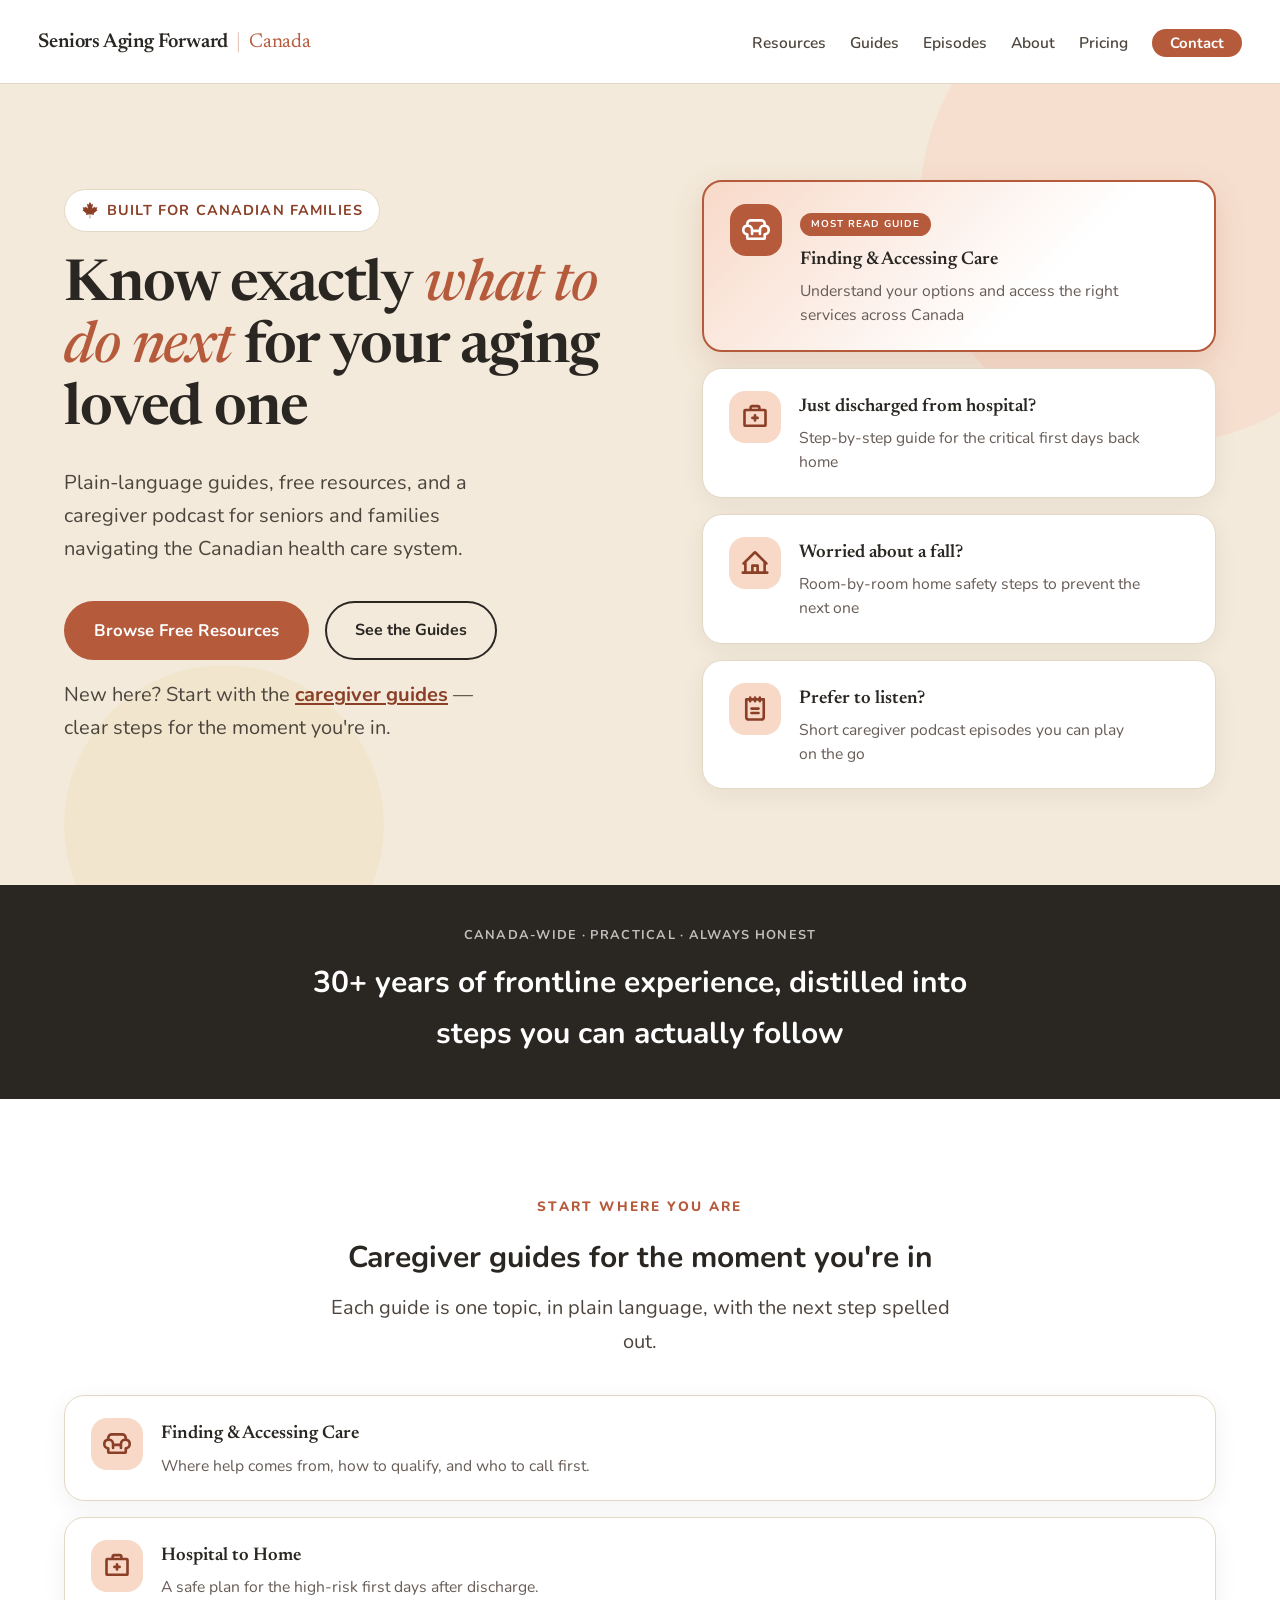
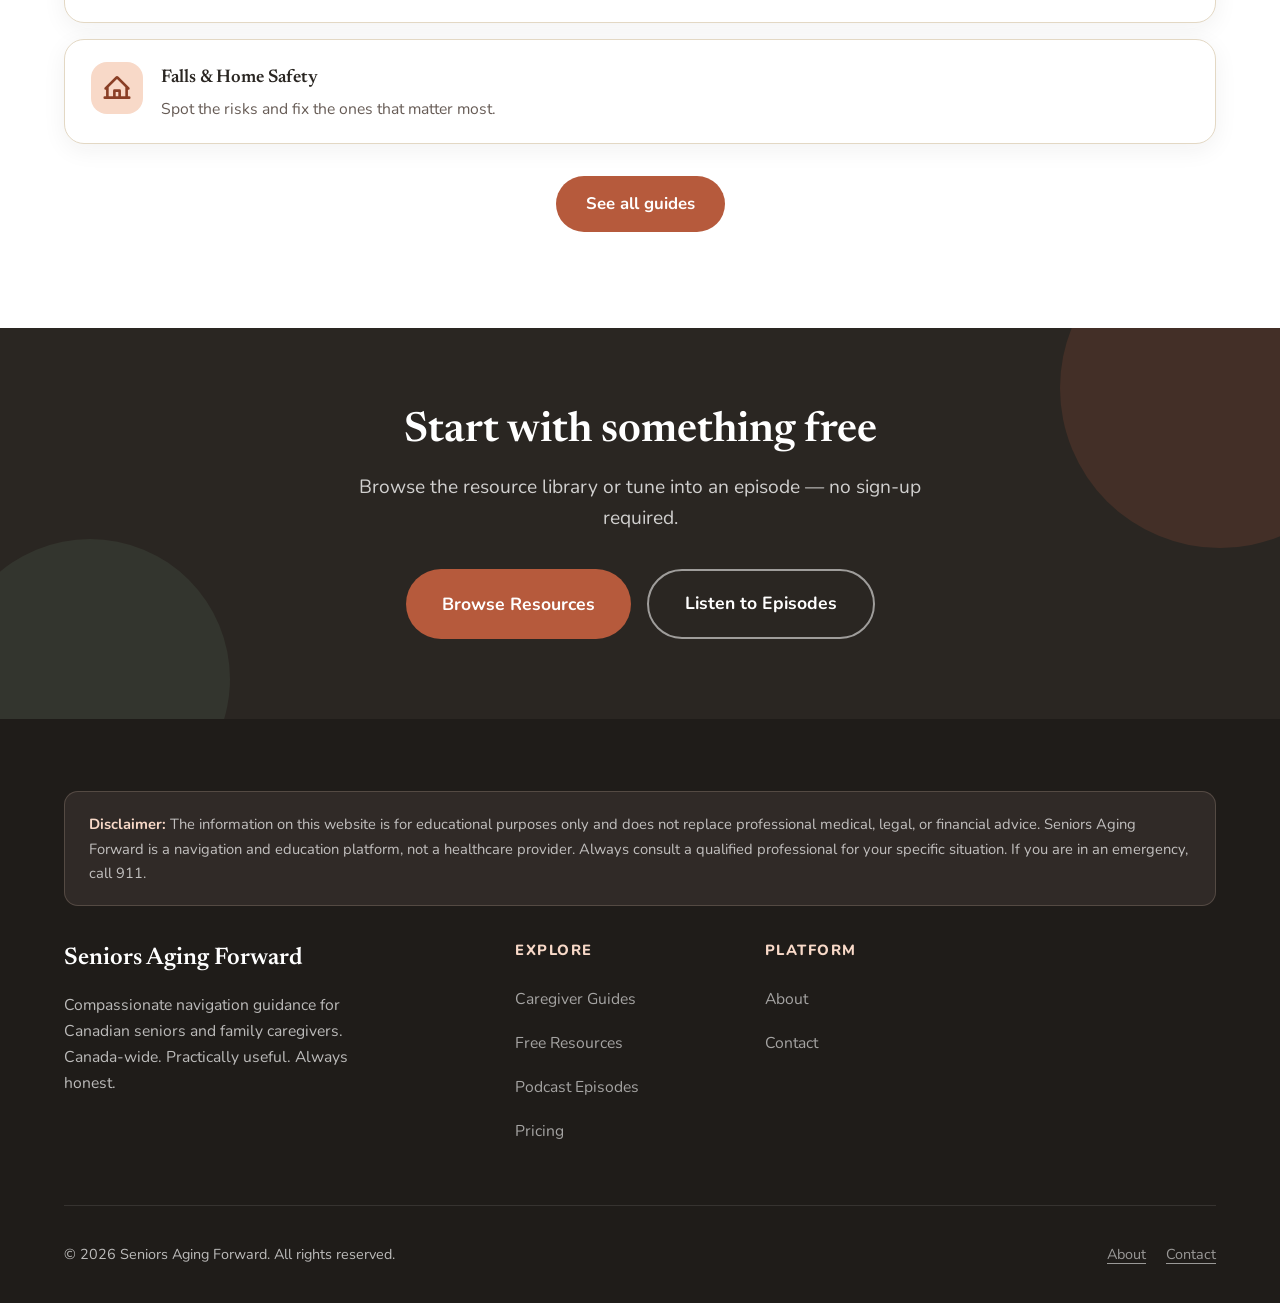
<file: index.html>
<!DOCTYPE html>
<html lang="en">
<head>
<meta charset="UTF-8">
<meta name="viewport" content="width=device-width, initial-scale=1.0">
<title>Seniors Aging Forward — Helping Canadian Caregivers Know What to Do Next</title>
<meta name="description" content="A sample of the Seniors Aging Forward platform: practical guides, free resources, and a podcast helping Canadian seniors and family caregivers navigate what to do next.">
<link rel="preconnect" href="https://fonts.googleapis.com">
<link rel="preconnect" href="https://fonts.gstatic.com" crossorigin>
<link rel="stylesheet" href="styles.css">
<link rel="icon" href="favicon.svg" type="image/svg+xml">
</head>
<body>

<!-- NAV -->
<nav aria-label="Main navigation">
  <a href="index.html" class="nav-logo">
    Seniors Aging Forward
    <span class="nav-geo">Canada</span>
  </a>
  <ul class="nav-links">
    <li><a href="resources.html">Resources</a></li>
    <li><a href="guides/index.html">Guides</a></li>
    <li><a href="episodes.html">Episodes</a></li>
    <li><a href="about.html">About</a></li>
    <li><a href="pricing.html">Pricing</a></li>
    <li><a href="contact.html" class="nav-cta">Contact</a></li>
  </ul>
</nav>

<!-- HERO -->
<section class="hero">
  <div class="hero-inner">
    <div>
      <div class="hero-badge">
        <svg class="ph" width="18" height="18" aria-hidden="true" focusable="false"><use href="#ph-maple-leaf"></use></svg>
        Built for Canadian Families
      </div>
      <h1>Know exactly <em>what to do next</em> for your aging loved one</h1>
      <p>Plain-language guides, free resources, and a caregiver podcast for seniors and families navigating the Canadian health care system.</p>
      <div class="hero-buttons">
        <a href="resources.html" class="btn-primary">Browse Free Resources</a>
        <a href="guides/index.html" class="btn-outline-dark">See the Guides</a>
      </div>
      <p class="hero-ask">New here? Start with the <a href="guides/index.html">caregiver guides</a> &mdash; clear steps for the moment you're in.</p>
    </div>
    <div class="hero-cards">
      <a class="hero-card hero-card-feature" href="guides/finding-care.html">
        <div class="hero-card-icon">
          <svg class="ph" width="28" height="28" aria-hidden="true" focusable="false"><use href="#ph-armchair"></use></svg>
        </div>
        <div>
          <span class="hero-card-badge">Most read guide</span>
          <h3>Finding & Accessing Care</h3>
          <p>Understand your options and access the right services across Canada</p>
        </div>
      </a>
      <a class="hero-card" href="guides/hospital-discharge.html">
        <div class="hero-card-icon">
          <svg class="ph" width="28" height="28" aria-hidden="true" focusable="false"><use href="#ph-first-aid-kit"></use></svg>
        </div>
        <div>
          <h3>Just discharged from hospital?</h3>
          <p>Step-by-step guide for the critical first days back home</p>
        </div>
      </a>
      <a class="hero-card" href="guides/falls-safety.html">
        <div class="hero-card-icon">
          <svg class="ph" width="28" height="28" aria-hidden="true" focusable="false"><use href="#ph-house-line"></use></svg>
        </div>
        <div>
          <h3>Worried about a fall?</h3>
          <p>Room-by-room home safety steps to prevent the next one</p>
        </div>
      </a>
      <a class="hero-card" href="episodes.html">
        <div class="hero-card-icon">
          <svg class="ph" width="28" height="28" aria-hidden="true" focusable="false"><use href="#ph-notepad"></use></svg>
        </div>
        <div>
          <h3>Prefer to listen?</h3>
          <p>Short caregiver podcast episodes you can play on the go</p>
        </div>
      </a>
    </div>
  </div>
</section>

<!-- TRUST BAR -->
<section class="about-section section-bg-dark" style="padding:40px 24px;">
  <div class="section-inner" style="text-align:center;">
    <p style="text-transform:uppercase;letter-spacing:0.1em;font-size:0.8rem;font-weight:700;opacity:0.7;margin-bottom:10px;">Canada-wide &middot; Practical &middot; Always honest</p>
    <h2 style="max-width:720px;margin:0 auto;">30+ years of frontline experience, distilled into steps you can actually follow</h2>
  </div>
</section>

<!-- FEATURED GUIDES -->
<section style="background: var(--white);" id="guides">
  <div class="section-inner">
    <div class="section-label" style="text-align:center;">Start where you are</div>
    <h2 style="text-align:center;">Caregiver guides for the moment you're in</h2>
    <p style="text-align:center;max-width:640px;margin:8px auto 36px;color:var(--text-mid);">Each guide is one topic, in plain language, with the next step spelled out.</p>
    <div class="hero-cards" style="grid-template-columns:repeat(3,1fr);">
      <a class="hero-card" href="guides/finding-care.html">
        <div class="hero-card-icon"><svg class="ph" width="28" height="28" aria-hidden="true" focusable="false"><use href="#ph-armchair"></use></svg></div>
        <div><h3>Finding & Accessing Care</h3><p>Where help comes from, how to qualify, and who to call first.</p></div>
      </a>
      <a class="hero-card" href="guides/hospital-discharge.html">
        <div class="hero-card-icon"><svg class="ph" width="28" height="28" aria-hidden="true" focusable="false"><use href="#ph-first-aid-kit"></use></svg></div>
        <div><h3>Hospital to Home</h3><p>A safe plan for the high-risk first days after discharge.</p></div>
      </a>
      <a class="hero-card" href="guides/falls-safety.html">
        <div class="hero-card-icon"><svg class="ph" width="28" height="28" aria-hidden="true" focusable="false"><use href="#ph-house-line"></use></svg></div>
        <div><h3>Falls & Home Safety</h3><p>Spot the risks and fix the ones that matter most.</p></div>
      </a>
    </div>
    <div style="text-align:center;margin-top:32px;">
      <a href="guides/index.html" class="btn-primary">See all guides</a>
    </div>
  </div>
</section>

<!-- CTA BANNER -->
<div class="cta-banner">
  <h2>Start with something free</h2>
  <p>Browse the resource library or tune into an episode — no sign-up required.</p>
  <div class="cta-buttons">
    <a href="resources.html" class="btn-primary btn-lg">Browse Resources</a>
    <a href="episodes.html" class="btn-secondary btn-lg">Listen to Episodes</a>
  </div>
</div>

<!-- FOOTER -->
<footer>
  <div class="footer-inner">
    <div class="disclaimer">
      <strong style="color: rgba(255,255,255,0.5);">Disclaimer:</strong> The information on this website is for educational purposes only and does not replace professional medical, legal, or financial advice. Seniors Aging Forward is a navigation and education platform, not a healthcare provider. Always consult a qualified professional for your specific situation. If you are in an emergency, call 911.
    </div>
    <div class="footer-top">
      <div class="footer-brand">
        <h2>Seniors Aging Forward</h2>
        <p>Compassionate navigation guidance for Canadian seniors and family caregivers. Canada-wide. Practically useful. Always honest.</p>
      </div>
      <div class="footer-col">
        <h4>Explore</h4>
        <ul>
          <li><a href="guides/index.html">Caregiver Guides</a></li>
          <li><a href="resources.html">Free Resources</a></li>
          <li><a href="episodes.html">Podcast Episodes</a></li>
          <li><a href="pricing.html">Pricing</a></li>
        </ul>
      </div>
      <div class="footer-col">
        <h4>Platform</h4>
        <ul>
          <li><a href="about.html">About</a></li>
          <li><a href="contact.html">Contact</a></li>
        </ul>
      </div>
    </div>
    <div class="footer-bottom">
      <p>&#169; 2026 Seniors Aging Forward. All rights reserved.</p>
      <p><a href="about.html">About</a><a href="contact.html">Contact</a></p>
    </div>
  </div>
</footer>

<script src="icons.js"></script>
<script src="nav-mobile.js"></script>
</body>
</html>
</file>
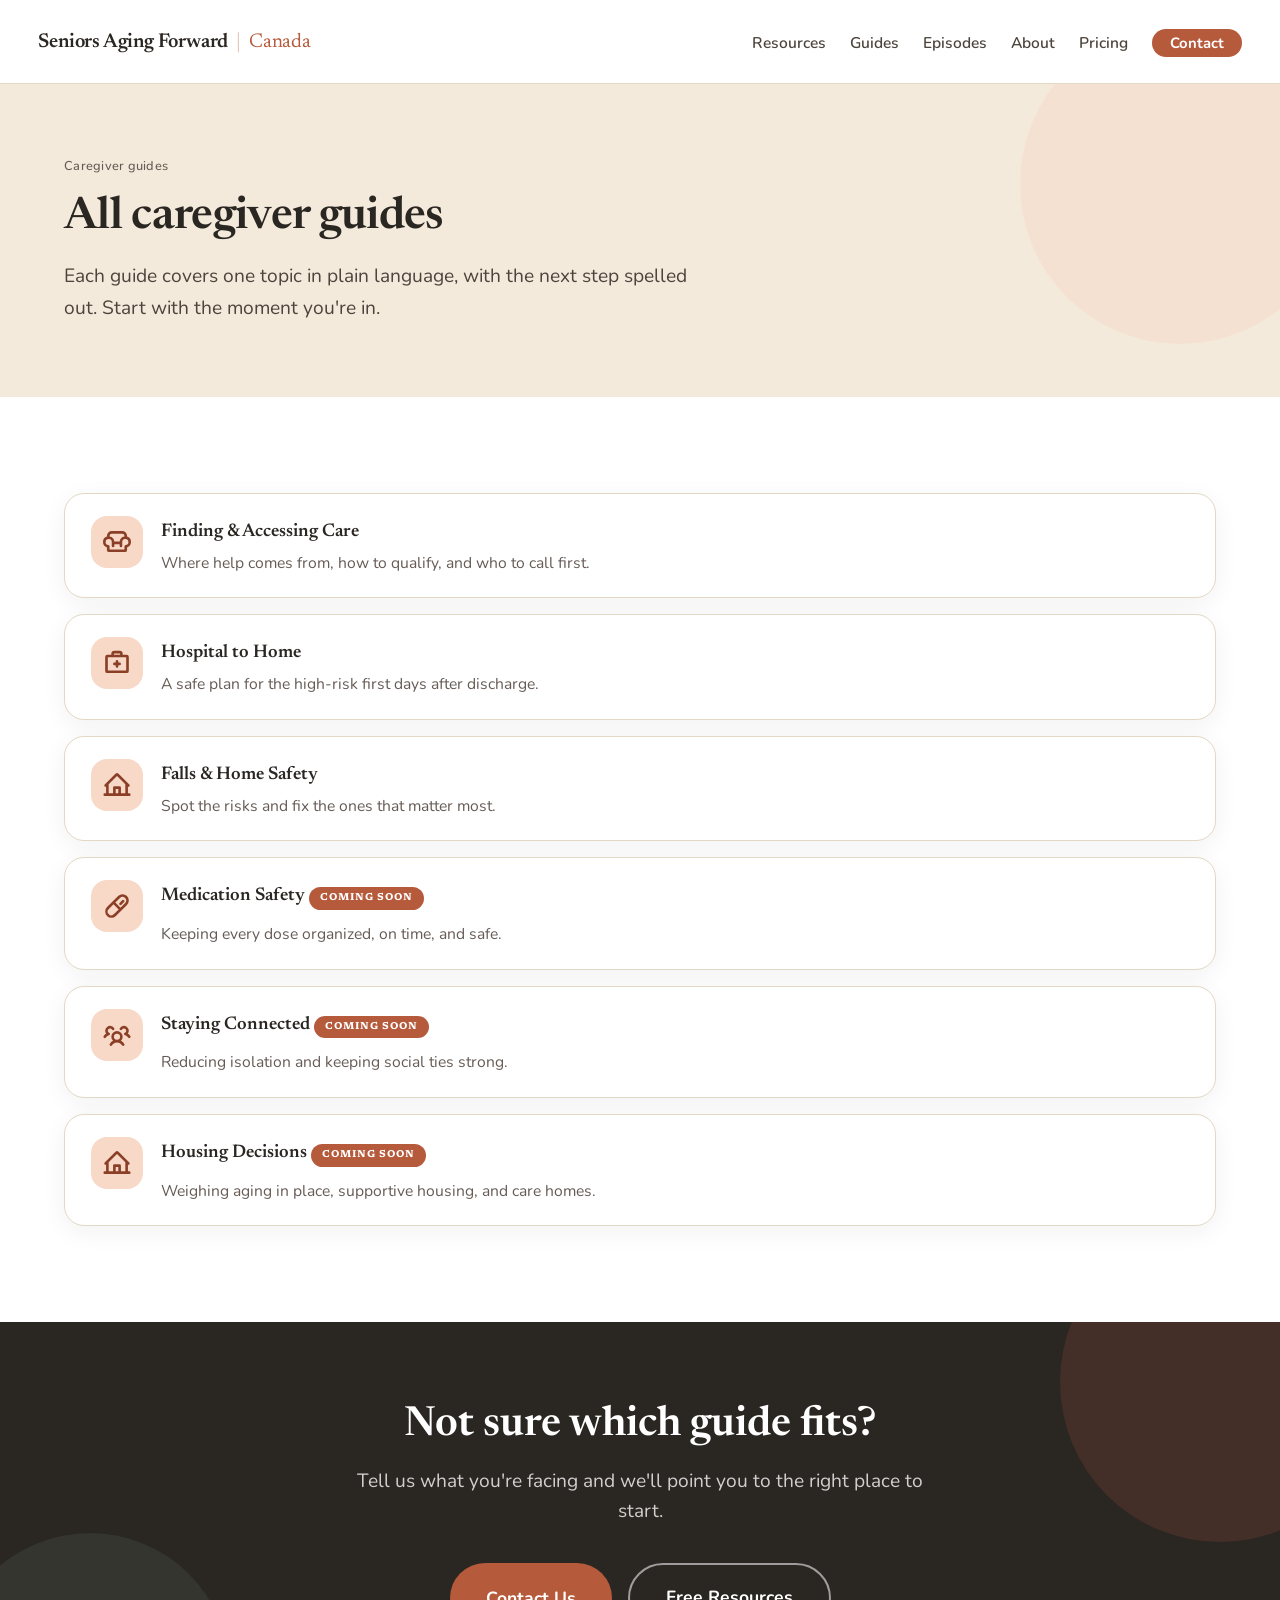
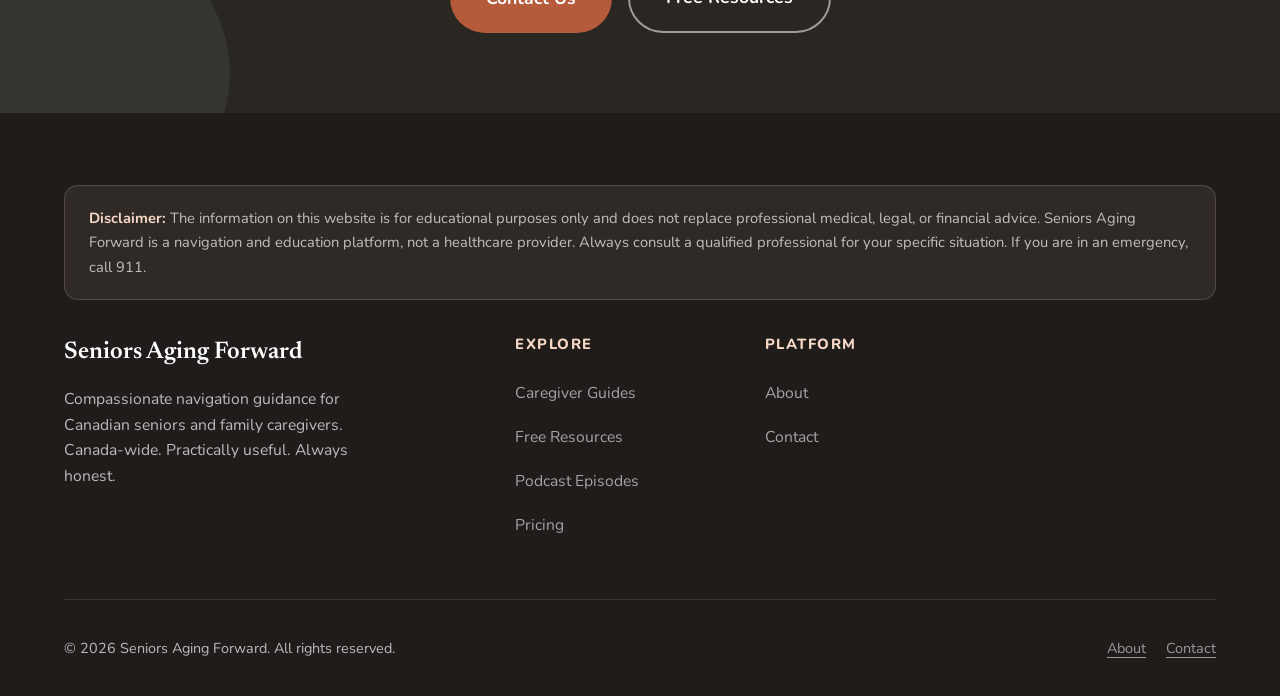
<file: guides/index.html>
<!DOCTYPE html>
<html lang="en">
<head>
<meta charset="UTF-8">
<meta name="viewport" content="width=device-width, initial-scale=1.0">
<title>Caregiver Guides — Seniors Aging Forward</title>
<meta name="description" content="All Seniors Aging Forward caregiver guides in one place — finding care, hospital-to-home, falls and home safety, and more. Plain-language steps for Canadian families.">
<link rel="preconnect" href="https://fonts.googleapis.com">
<link rel="preconnect" href="https://fonts.gstatic.com" crossorigin>
<link rel="stylesheet" href="../styles.css">
<link rel="icon" href="../favicon.svg" type="image/svg+xml">
</head>
<body>

<!-- NAV -->
<nav aria-label="Main navigation">
  <a href="../index.html" class="nav-logo">
    Seniors Aging Forward
    <span class="nav-geo">Canada</span>
  </a>
  <ul class="nav-links">
    <li><a href="../resources.html">Resources</a></li>
    <li><a href="index.html" aria-current="page">Guides</a></li>
    <li><a href="../episodes.html">Episodes</a></li>
    <li><a href="../about.html">About</a></li>
    <li><a href="../pricing.html">Pricing</a></li>
    <li><a href="../contact.html" class="nav-cta">Contact</a></li>
  </ul>
</nav>

<!-- PAGE HERO -->
<div class="page-hero">
  <div class="page-hero-inner">
    <div class="section-label">Caregiver guides</div>
    <h1>All caregiver guides</h1>
    <p>Each guide covers one topic in plain language, with the next step spelled out. Start with the moment you're in.</p>
  </div>
</div>

<!-- GUIDES GRID -->
<section style="background: var(--white);">
  <div class="section-inner">
    <div class="hero-cards" style="grid-template-columns:repeat(3,1fr);">
      <a class="hero-card" href="finding-care.html">
        <div class="hero-card-icon"><svg class="ph" width="28" height="28" aria-hidden="true" focusable="false"><use href="#ph-armchair"></use></svg></div>
        <div><h3>Finding &amp; Accessing Care</h3><p>Where help comes from, how to qualify, and who to call first.</p></div>
      </a>
      <a class="hero-card" href="hospital-discharge.html">
        <div class="hero-card-icon"><svg class="ph" width="28" height="28" aria-hidden="true" focusable="false"><use href="#ph-first-aid-kit"></use></svg></div>
        <div><h3>Hospital to Home</h3><p>A safe plan for the high-risk first days after discharge.</p></div>
      </a>
      <a class="hero-card" href="falls-safety.html">
        <div class="hero-card-icon"><svg class="ph" width="28" height="28" aria-hidden="true" focusable="false"><use href="#ph-house-line"></use></svg></div>
        <div><h3>Falls &amp; Home Safety</h3><p>Spot the risks and fix the ones that matter most.</p></div>
      </a>
      <a class="hero-card" href="#">
        <div class="hero-card-icon"><svg class="ph" width="28" height="28" aria-hidden="true" focusable="false"><use href="#ph-pill"></use></svg></div>
        <div><h3>Medication Safety <span class="hero-card-badge">Coming soon</span></h3><p>Keeping every dose organized, on time, and safe.</p></div>
      </a>
      <a class="hero-card" href="#">
        <div class="hero-card-icon"><svg class="ph" width="28" height="28" aria-hidden="true" focusable="false"><use href="#ph-users-three"></use></svg></div>
        <div><h3>Staying Connected <span class="hero-card-badge">Coming soon</span></h3><p>Reducing isolation and keeping social ties strong.</p></div>
      </a>
      <a class="hero-card" href="#">
        <div class="hero-card-icon"><svg class="ph" width="28" height="28" aria-hidden="true" focusable="false"><use href="#ph-house-line"></use></svg></div>
        <div><h3>Housing Decisions <span class="hero-card-badge">Coming soon</span></h3><p>Weighing aging in place, supportive housing, and care homes.</p></div>
      </a>
    </div>
  </div>
</section>

<!-- CTA BANNER -->
<div class="cta-banner">
  <h2>Not sure which guide fits?</h2>
  <p>Tell us what you're facing and we'll point you to the right place to start.</p>
  <div class="cta-buttons">
    <a href="../contact.html" class="btn-primary btn-lg">Contact Us</a>
    <a href="../resources.html" class="btn-secondary btn-lg">Free Resources</a>
  </div>
</div>

<!-- FOOTER -->
<footer>
  <div class="footer-inner">
    <div class="disclaimer">
      <strong style="color: rgba(255,255,255,0.5);">Disclaimer:</strong> The information on this website is for educational purposes only and does not replace professional medical, legal, or financial advice. Seniors Aging Forward is a navigation and education platform, not a healthcare provider. Always consult a qualified professional for your specific situation. If you are in an emergency, call 911.
    </div>
    <div class="footer-top">
      <div class="footer-brand">
        <h2>Seniors Aging Forward</h2>
        <p>Compassionate navigation guidance for Canadian seniors and family caregivers. Canada-wide. Practically useful. Always honest.</p>
      </div>
      <div class="footer-col">
        <h4>Explore</h4>
        <ul>
          <li><a href="index.html">Caregiver Guides</a></li>
          <li><a href="../resources.html">Free Resources</a></li>
          <li><a href="../episodes.html">Podcast Episodes</a></li>
          <li><a href="../pricing.html">Pricing</a></li>
        </ul>
      </div>
      <div class="footer-col">
        <h4>Platform</h4>
        <ul>
          <li><a href="../about.html">About</a></li>
          <li><a href="../contact.html">Contact</a></li>
        </ul>
      </div>
    </div>
    <div class="footer-bottom">
      <p>&#169; 2026 Seniors Aging Forward. All rights reserved.</p>
      <p><a href="../about.html">About</a><a href="../contact.html">Contact</a></p>
    </div>
  </div>
</footer>

<script src="../icons.js"></script>
<script src="../nav-mobile.js"></script>
</body>
</html>
</file>
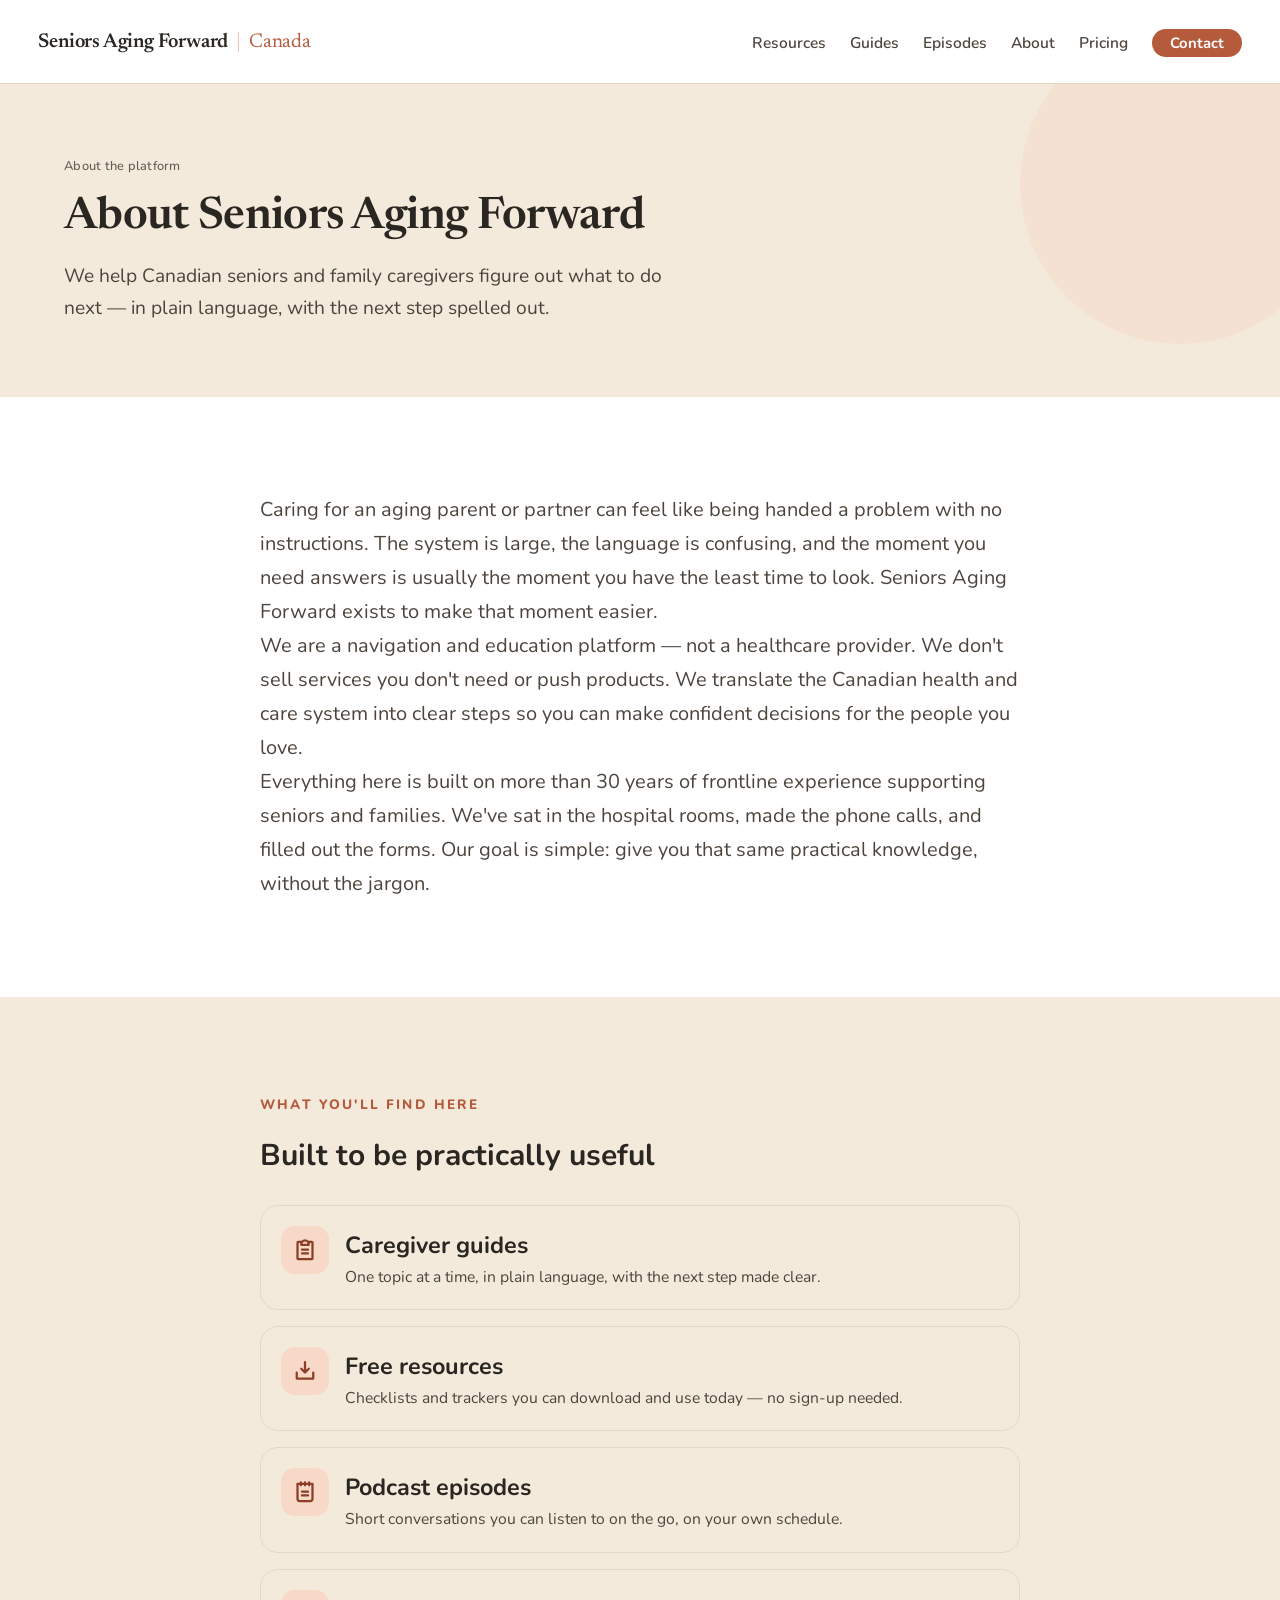
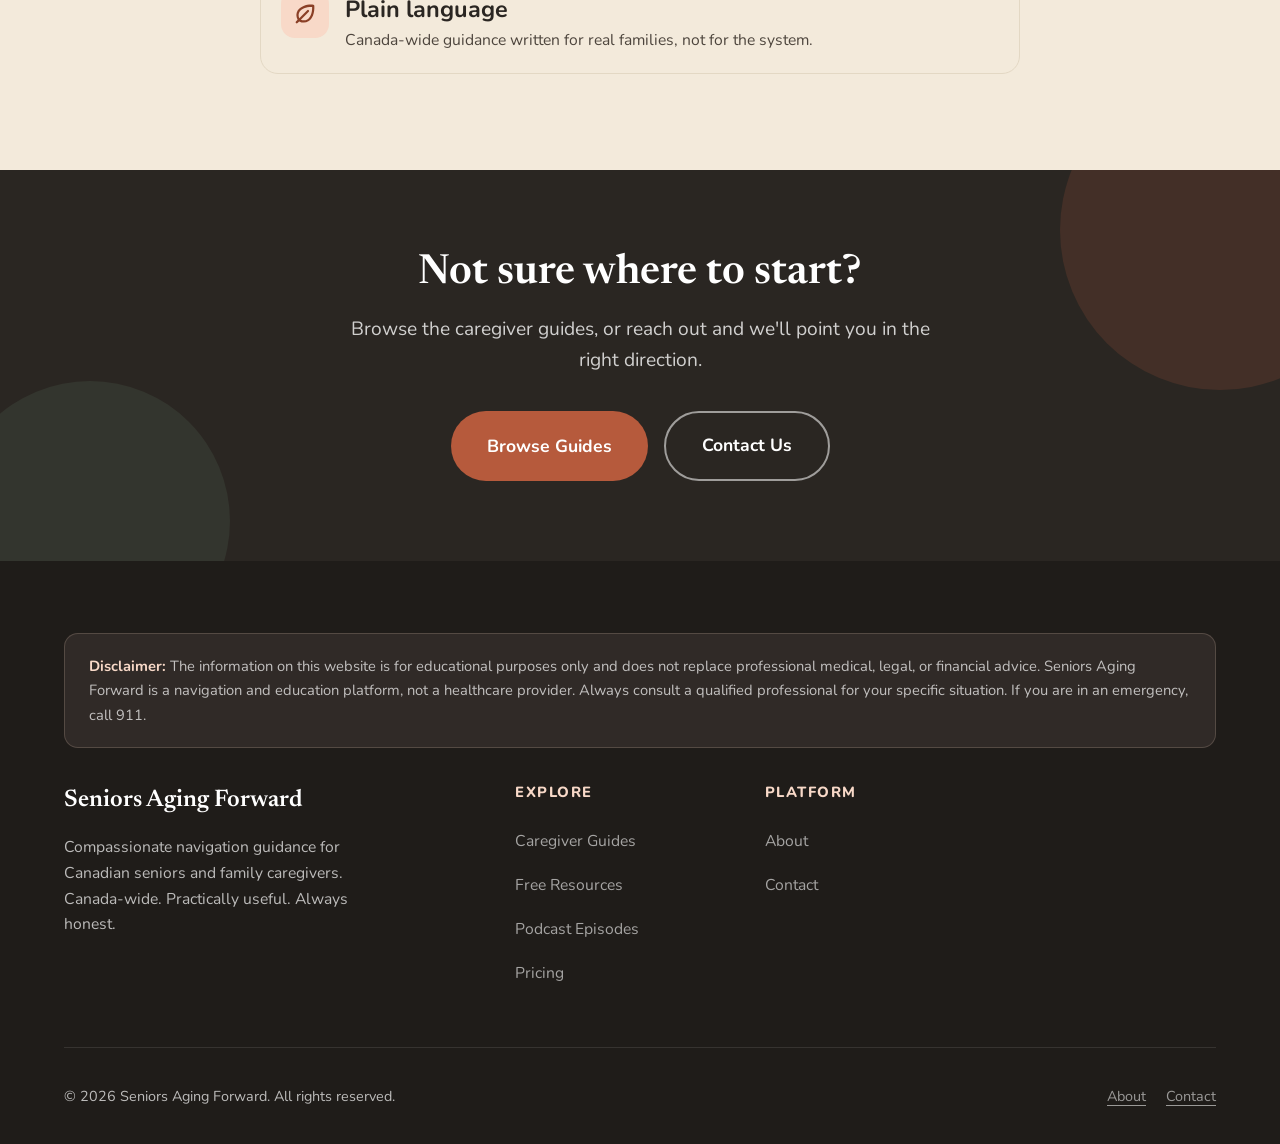
<file: about.html>
<!DOCTYPE html>
<html lang="en">
<head>
<meta charset="UTF-8">
<meta name="viewport" content="width=device-width, initial-scale=1.0">
<title>About — Seniors Aging Forward</title>
<meta name="description" content="Learn about Seniors Aging Forward: a Canada-wide navigation and education platform helping seniors and family caregivers know what to do next, built on 30+ years of frontline experience.">
<link rel="preconnect" href="https://fonts.googleapis.com">
<link rel="preconnect" href="https://fonts.gstatic.com" crossorigin>
<link rel="stylesheet" href="styles.css">
<link rel="icon" href="favicon.svg" type="image/svg+xml">
</head>
<body>

<!-- NAV -->
<nav aria-label="Main navigation">
  <a href="index.html" class="nav-logo">
    Seniors Aging Forward
    <span class="nav-geo">Canada</span>
  </a>
  <ul class="nav-links">
    <li><a href="resources.html">Resources</a></li>
    <li><a href="guides/index.html">Guides</a></li>
    <li><a href="episodes.html">Episodes</a></li>
    <li><a href="about.html" aria-current="page">About</a></li>
    <li><a href="pricing.html">Pricing</a></li>
    <li><a href="contact.html" class="nav-cta">Contact</a></li>
  </ul>
</nav>

<!-- PAGE HERO -->
<div class="page-hero">
  <div class="page-hero-inner">
    <div class="section-label">About the platform</div>
    <h1>About Seniors Aging Forward</h1>
    <p>We help Canadian seniors and family caregivers figure out what to do next — in plain language, with the next step spelled out.</p>
  </div>
</div>

<!-- MISSION -->
<section style="background: var(--white);">
  <div class="section-inner" style="max-width:760px;">
    <p style="color:var(--text-mid);">Caring for an aging parent or partner can feel like being handed a problem with no instructions. The system is large, the language is confusing, and the moment you need answers is usually the moment you have the least time to look. Seniors Aging Forward exists to make that moment easier.</p>
    <p style="color:var(--text-mid);">We are a navigation and education platform — not a healthcare provider. We don't sell services you don't need or push products. We translate the Canadian health and care system into clear steps so you can make confident decisions for the people you love.</p>
    <p style="color:var(--text-mid);">Everything here is built on more than 30 years of frontline experience supporting seniors and families. We've sat in the hospital rooms, made the phone calls, and filled out the forms. Our goal is simple: give you that same practical knowledge, without the jargon.</p>
  </div>
</section>

<!-- WHAT YOU'LL FIND -->
<section style="background: var(--off-white);">
  <div class="section-inner" style="max-width:760px;">
    <div class="section-label">What you'll find here</div>
    <h2>Built to be practically useful</h2>
    <div class="contact-items" style="margin-top:24px;">
      <div class="contact-item">
        <div class="contact-item-icon"><svg class="ph" width="24" height="24" aria-hidden="true" focusable="false"><use href="#ph-clipboard-text"></use></svg></div>
        <div>
          <h3>Caregiver guides</h3>
          <p>One topic at a time, in plain language, with the next step made clear.</p>
        </div>
      </div>
      <div class="contact-item">
        <div class="contact-item-icon"><svg class="ph" width="24" height="24" aria-hidden="true" focusable="false"><use href="#ph-download-simple"></use></svg></div>
        <div>
          <h3>Free resources</h3>
          <p>Checklists and trackers you can download and use today — no sign-up needed.</p>
        </div>
      </div>
      <div class="contact-item">
        <div class="contact-item-icon"><svg class="ph" width="24" height="24" aria-hidden="true" focusable="false"><use href="#ph-notepad"></use></svg></div>
        <div>
          <h3>Podcast episodes</h3>
          <p>Short conversations you can listen to on the go, on your own schedule.</p>
        </div>
      </div>
      <div class="contact-item">
        <div class="contact-item-icon"><svg class="ph" width="24" height="24" aria-hidden="true" focusable="false"><use href="#ph-leaf"></use></svg></div>
        <div>
          <h3>Plain language</h3>
          <p>Canada-wide guidance written for real families, not for the system.</p>
        </div>
      </div>
    </div>
  </div>
</section>

<!-- CTA BANNER -->
<div class="cta-banner">
  <h2>Not sure where to start?</h2>
  <p>Browse the caregiver guides, or reach out and we'll point you in the right direction.</p>
  <div class="cta-buttons">
    <a href="guides/index.html" class="btn-primary btn-lg">Browse Guides</a>
    <a href="contact.html" class="btn-secondary btn-lg">Contact Us</a>
  </div>
</div>

<!-- FOOTER -->
<footer>
  <div class="footer-inner">
    <div class="disclaimer">
      <strong style="color: rgba(255,255,255,0.5);">Disclaimer:</strong> The information on this website is for educational purposes only and does not replace professional medical, legal, or financial advice. Seniors Aging Forward is a navigation and education platform, not a healthcare provider. Always consult a qualified professional for your specific situation. If you are in an emergency, call 911.
    </div>
    <div class="footer-top">
      <div class="footer-brand">
        <h2>Seniors Aging Forward</h2>
        <p>Compassionate navigation guidance for Canadian seniors and family caregivers. Canada-wide. Practically useful. Always honest.</p>
      </div>
      <div class="footer-col">
        <h4>Explore</h4>
        <ul>
          <li><a href="guides/index.html">Caregiver Guides</a></li>
          <li><a href="resources.html">Free Resources</a></li>
          <li><a href="episodes.html">Podcast Episodes</a></li>
          <li><a href="pricing.html">Pricing</a></li>
        </ul>
      </div>
      <div class="footer-col">
        <h4>Platform</h4>
        <ul>
          <li><a href="about.html">About</a></li>
          <li><a href="contact.html">Contact</a></li>
        </ul>
      </div>
    </div>
    <div class="footer-bottom">
      <p>&#169; 2026 Seniors Aging Forward. All rights reserved.</p>
      <p><a href="about.html">About</a><a href="contact.html">Contact</a></p>
    </div>
  </div>
</footer>

<script src="icons.js"></script>
<script src="nav-mobile.js"></script>
</body>
</html>
</file>
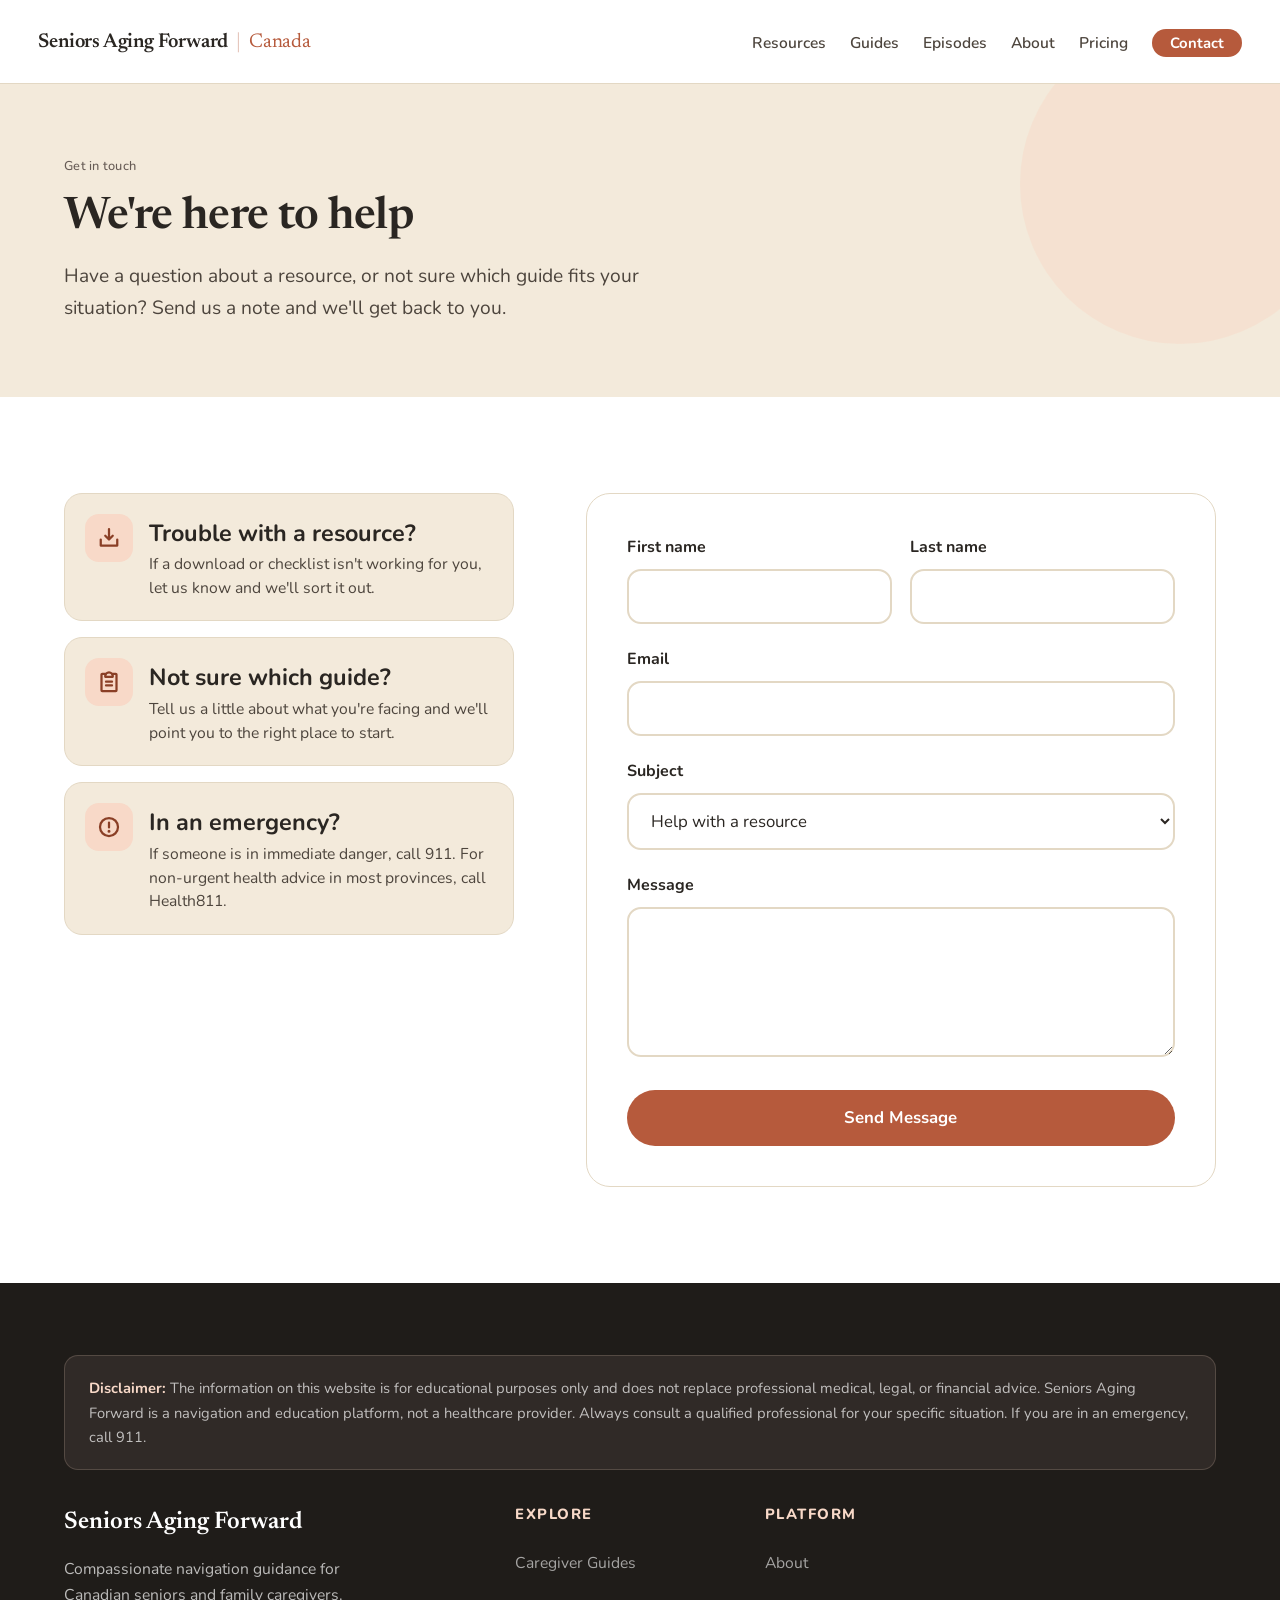
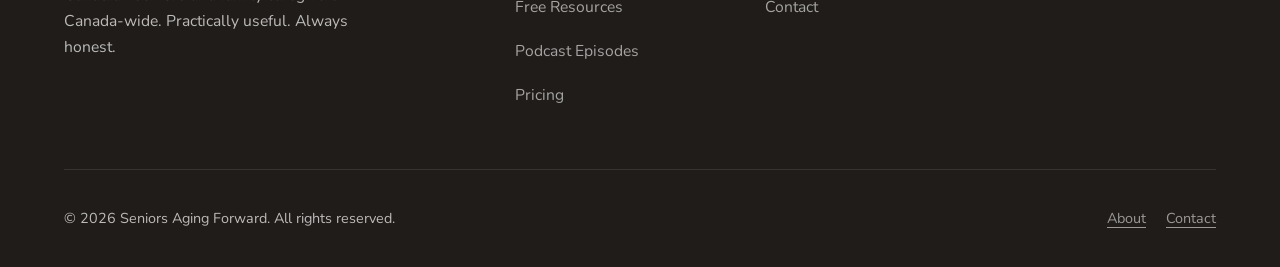
<file: contact.html>
<!DOCTYPE html>
<html lang="en">
<head>
<meta charset="UTF-8">
<meta name="viewport" content="width=device-width, initial-scale=1.0">
<title>Contact — Seniors Aging Forward</title>
<meta name="description" content="Get in touch with Seniors Aging Forward for help with resources, choosing a guide, or general questions. Canada-wide caregiver navigation support.">
<link rel="preconnect" href="https://fonts.googleapis.com">
<link rel="preconnect" href="https://fonts.gstatic.com" crossorigin>
<link rel="stylesheet" href="styles.css">
<link rel="icon" href="favicon.svg" type="image/svg+xml">
</head>
<body>

<!-- NAV -->
<nav aria-label="Main navigation">
  <a href="index.html" class="nav-logo">
    Seniors Aging Forward
    <span class="nav-geo">Canada</span>
  </a>
  <ul class="nav-links">
    <li><a href="resources.html">Resources</a></li>
    <li><a href="guides/index.html">Guides</a></li>
    <li><a href="episodes.html">Episodes</a></li>
    <li><a href="about.html">About</a></li>
    <li><a href="pricing.html">Pricing</a></li>
    <li><a href="contact.html" class="nav-cta" aria-current="page">Contact</a></li>
  </ul>
</nav>

<!-- PAGE HERO -->
<div class="page-hero">
  <div class="page-hero-inner">
    <div class="section-label">Get in touch</div>
    <h1>We're here to help</h1>
    <p>Have a question about a resource, or not sure which guide fits your situation? Send us a note and we'll get back to you.</p>
  </div>
</div>

<!-- CONTACT -->
<section style="background: var(--white);">
  <div class="section-inner">
    <div class="contact-grid">
      <!-- LEFT -->
      <div class="contact-items">
        <div class="contact-item">
          <div class="contact-item-icon"><svg class="ph" width="24" height="24" aria-hidden="true" focusable="false"><use href="#ph-download-simple"></use></svg></div>
          <div>
            <h3>Trouble with a resource?</h3>
            <p>If a download or checklist isn't working for you, let us know and we'll sort it out.</p>
          </div>
        </div>
        <div class="contact-item">
          <div class="contact-item-icon"><svg class="ph" width="24" height="24" aria-hidden="true" focusable="false"><use href="#ph-clipboard-text"></use></svg></div>
          <div>
            <h3>Not sure which guide?</h3>
            <p>Tell us a little about what you're facing and we'll point you to the right place to start.</p>
          </div>
        </div>
        <div class="contact-item">
          <div class="contact-item-icon"><svg class="ph" width="24" height="24" aria-hidden="true" focusable="false"><use href="#ph-warning-circle"></use></svg></div>
          <div>
            <h3>In an emergency?</h3>
            <p>If someone is in immediate danger, call 911. For non-urgent health advice in most provinces, call Health811.</p>
          </div>
        </div>
      </div>

      <!-- RIGHT -->
      <div class="contact-form-box">
        <form action="#" method="post">
          <div class="form-row">
            <div class="form-group">
              <label for="first-name">First name</label>
              <input type="text" id="first-name" name="first-name" autocomplete="given-name" required>
            </div>
            <div class="form-group">
              <label for="last-name">Last name</label>
              <input type="text" id="last-name" name="last-name" autocomplete="family-name" required>
            </div>
          </div>
          <div class="form-group">
            <label for="email">Email</label>
            <input type="email" id="email" name="email" autocomplete="email" required>
          </div>
          <div class="form-group">
            <label for="subject">Subject</label>
            <select id="subject" name="subject">
              <option value="resource">Help with a resource</option>
              <option value="guide">Which guide should I read?</option>
              <option value="general">General question</option>
              <option value="other">Something else</option>
            </select>
          </div>
          <div class="form-group">
            <label for="message">Message</label>
            <textarea id="message" name="message" rows="5" required></textarea>
          </div>
          <button type="submit" class="btn-primary btn-full">Send Message</button>
        </form>
      </div>
    </div>
  </div>
</section>

<!-- FOOTER -->
<footer>
  <div class="footer-inner">
    <div class="disclaimer">
      <strong style="color: rgba(255,255,255,0.5);">Disclaimer:</strong> The information on this website is for educational purposes only and does not replace professional medical, legal, or financial advice. Seniors Aging Forward is a navigation and education platform, not a healthcare provider. Always consult a qualified professional for your specific situation. If you are in an emergency, call 911.
    </div>
    <div class="footer-top">
      <div class="footer-brand">
        <h2>Seniors Aging Forward</h2>
        <p>Compassionate navigation guidance for Canadian seniors and family caregivers. Canada-wide. Practically useful. Always honest.</p>
      </div>
      <div class="footer-col">
        <h4>Explore</h4>
        <ul>
          <li><a href="guides/index.html">Caregiver Guides</a></li>
          <li><a href="resources.html">Free Resources</a></li>
          <li><a href="episodes.html">Podcast Episodes</a></li>
          <li><a href="pricing.html">Pricing</a></li>
        </ul>
      </div>
      <div class="footer-col">
        <h4>Platform</h4>
        <ul>
          <li><a href="about.html">About</a></li>
          <li><a href="contact.html">Contact</a></li>
        </ul>
      </div>
    </div>
    <div class="footer-bottom">
      <p>&#169; 2026 Seniors Aging Forward. All rights reserved.</p>
      <p><a href="about.html">About</a><a href="contact.html">Contact</a></p>
    </div>
  </div>
</footer>

<script src="icons.js"></script>
<script src="nav-mobile.js"></script>
</body>
</html>
</file>
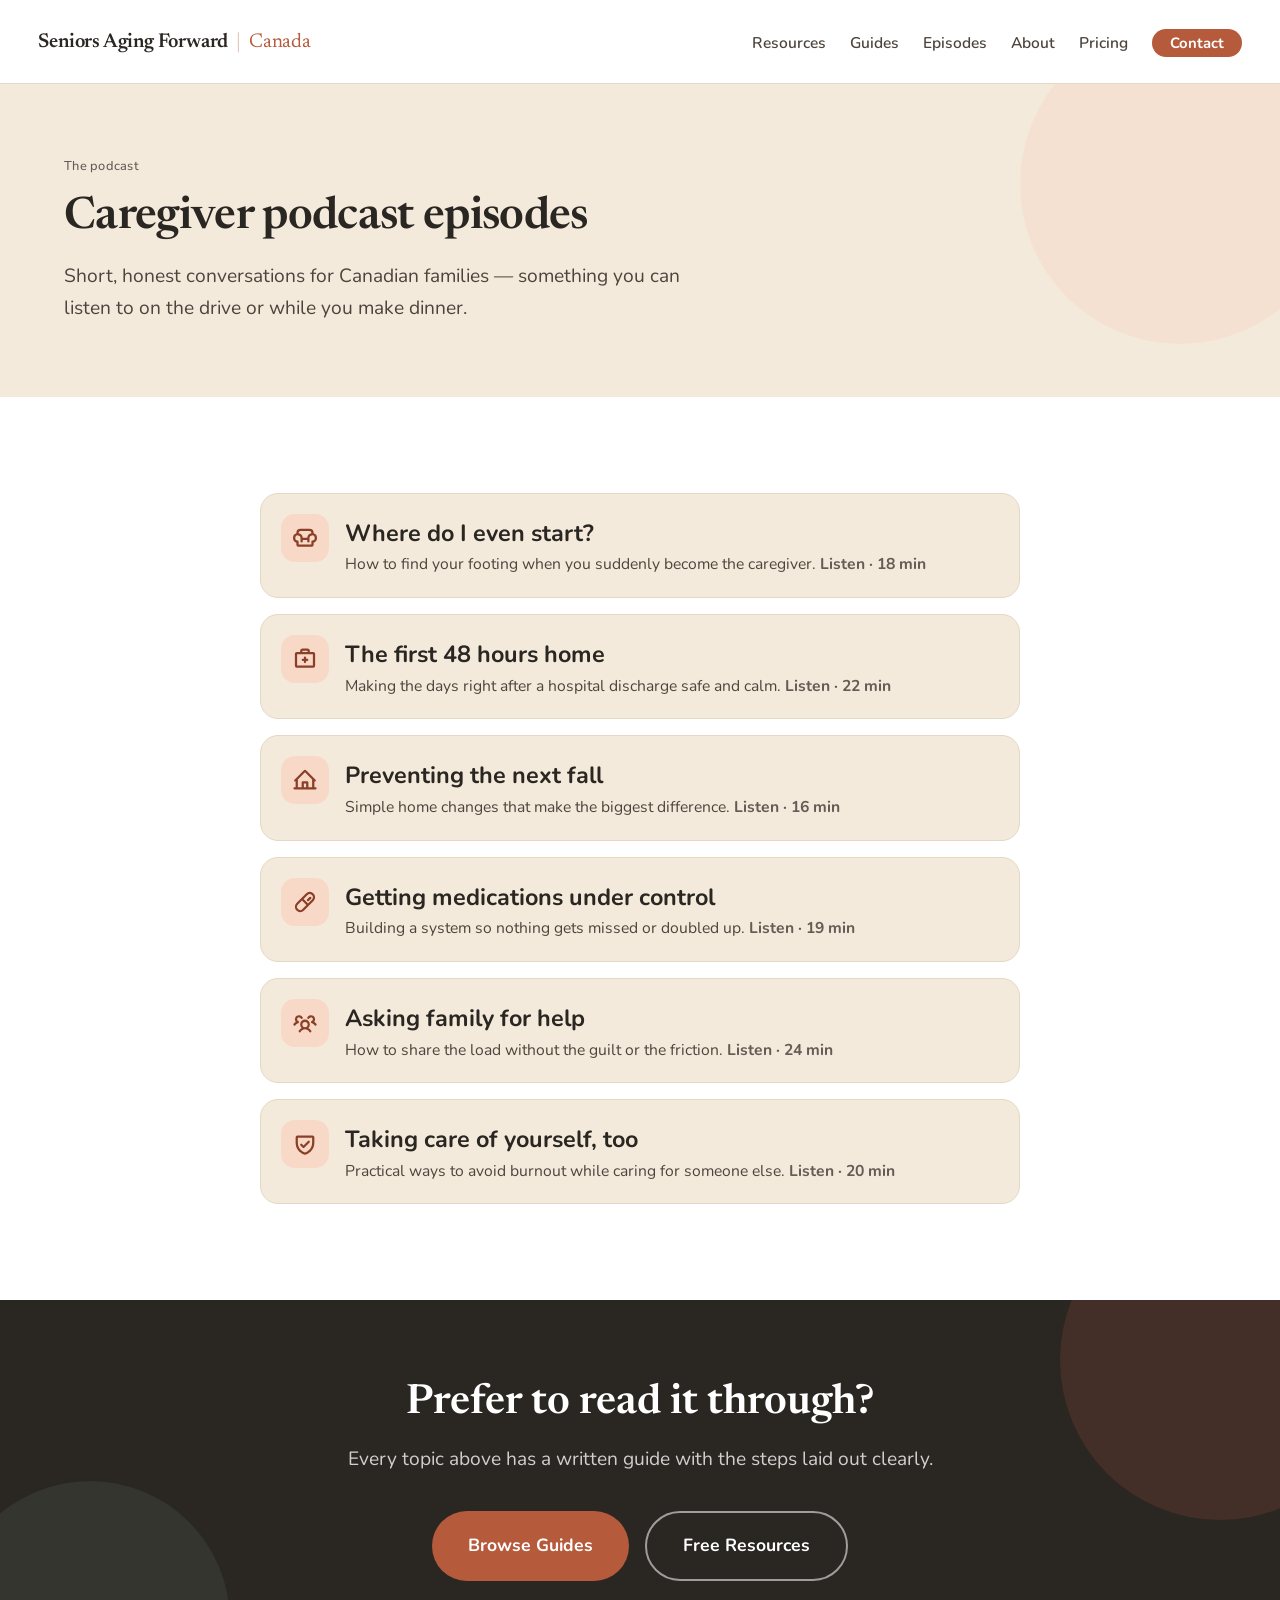
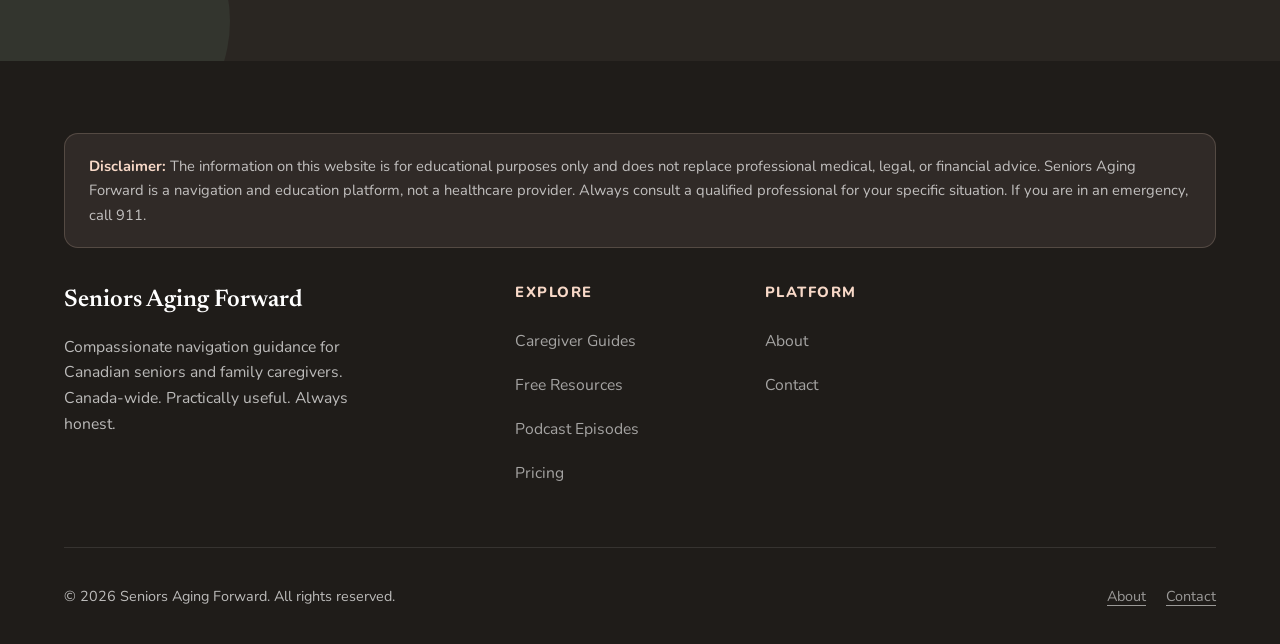
<file: episodes.html>
<!DOCTYPE html>
<html lang="en">
<head>
<meta charset="UTF-8">
<meta name="viewport" content="width=device-width, initial-scale=1.0">
<title>Episodes — Seniors Aging Forward</title>
<meta name="description" content="The Seniors Aging Forward caregiver podcast: short, practical episodes for Canadian families navigating care, hospital discharge, home safety, and more.">
<link rel="preconnect" href="https://fonts.googleapis.com">
<link rel="preconnect" href="https://fonts.gstatic.com" crossorigin>
<link rel="stylesheet" href="styles.css">
<link rel="icon" href="favicon.svg" type="image/svg+xml">
</head>
<body>

<!-- NAV -->
<nav aria-label="Main navigation">
  <a href="index.html" class="nav-logo">
    Seniors Aging Forward
    <span class="nav-geo">Canada</span>
  </a>
  <ul class="nav-links">
    <li><a href="resources.html">Resources</a></li>
    <li><a href="guides/index.html">Guides</a></li>
    <li><a href="episodes.html" aria-current="page">Episodes</a></li>
    <li><a href="about.html">About</a></li>
    <li><a href="pricing.html">Pricing</a></li>
    <li><a href="contact.html" class="nav-cta">Contact</a></li>
  </ul>
</nav>

<!-- PAGE HERO -->
<div class="page-hero">
  <div class="page-hero-inner">
    <div class="section-label">The podcast</div>
    <h1>Caregiver podcast episodes</h1>
    <p>Short, honest conversations for Canadian families — something you can listen to on the drive or while you make dinner.</p>
  </div>
</div>

<!-- EPISODES -->
<section style="background: var(--white);">
  <div class="section-inner" style="max-width:760px;">
    <div class="contact-items">
      <div class="contact-item">
        <div class="contact-item-icon"><svg class="ph" width="24" height="24" aria-hidden="true" focusable="false"><use href="#ph-armchair"></use></svg></div>
        <div>
          <h3>Where do I even start?</h3>
          <p>How to find your footing when you suddenly become the caregiver. <strong style="color:var(--text-muted);">Listen &middot; 18 min</strong></p>
        </div>
      </div>
      <div class="contact-item">
        <div class="contact-item-icon"><svg class="ph" width="24" height="24" aria-hidden="true" focusable="false"><use href="#ph-first-aid-kit"></use></svg></div>
        <div>
          <h3>The first 48 hours home</h3>
          <p>Making the days right after a hospital discharge safe and calm. <strong style="color:var(--text-muted);">Listen &middot; 22 min</strong></p>
        </div>
      </div>
      <div class="contact-item">
        <div class="contact-item-icon"><svg class="ph" width="24" height="24" aria-hidden="true" focusable="false"><use href="#ph-house-line"></use></svg></div>
        <div>
          <h3>Preventing the next fall</h3>
          <p>Simple home changes that make the biggest difference. <strong style="color:var(--text-muted);">Listen &middot; 16 min</strong></p>
        </div>
      </div>
      <div class="contact-item">
        <div class="contact-item-icon"><svg class="ph" width="24" height="24" aria-hidden="true" focusable="false"><use href="#ph-pill"></use></svg></div>
        <div>
          <h3>Getting medications under control</h3>
          <p>Building a system so nothing gets missed or doubled up. <strong style="color:var(--text-muted);">Listen &middot; 19 min</strong></p>
        </div>
      </div>
      <div class="contact-item">
        <div class="contact-item-icon"><svg class="ph" width="24" height="24" aria-hidden="true" focusable="false"><use href="#ph-users-three"></use></svg></div>
        <div>
          <h3>Asking family for help</h3>
          <p>How to share the load without the guilt or the friction. <strong style="color:var(--text-muted);">Listen &middot; 24 min</strong></p>
        </div>
      </div>
      <div class="contact-item">
        <div class="contact-item-icon"><svg class="ph" width="24" height="24" aria-hidden="true" focusable="false"><use href="#ph-shield-check"></use></svg></div>
        <div>
          <h3>Taking care of yourself, too</h3>
          <p>Practical ways to avoid burnout while caring for someone else. <strong style="color:var(--text-muted);">Listen &middot; 20 min</strong></p>
        </div>
      </div>
    </div>
  </div>
</section>

<!-- CTA BANNER -->
<div class="cta-banner">
  <h2>Prefer to read it through?</h2>
  <p>Every topic above has a written guide with the steps laid out clearly.</p>
  <div class="cta-buttons">
    <a href="guides/index.html" class="btn-primary btn-lg">Browse Guides</a>
    <a href="resources.html" class="btn-secondary btn-lg">Free Resources</a>
  </div>
</div>

<!-- FOOTER -->
<footer>
  <div class="footer-inner">
    <div class="disclaimer">
      <strong style="color: rgba(255,255,255,0.5);">Disclaimer:</strong> The information on this website is for educational purposes only and does not replace professional medical, legal, or financial advice. Seniors Aging Forward is a navigation and education platform, not a healthcare provider. Always consult a qualified professional for your specific situation. If you are in an emergency, call 911.
    </div>
    <div class="footer-top">
      <div class="footer-brand">
        <h2>Seniors Aging Forward</h2>
        <p>Compassionate navigation guidance for Canadian seniors and family caregivers. Canada-wide. Practically useful. Always honest.</p>
      </div>
      <div class="footer-col">
        <h4>Explore</h4>
        <ul>
          <li><a href="guides/index.html">Caregiver Guides</a></li>
          <li><a href="resources.html">Free Resources</a></li>
          <li><a href="episodes.html">Podcast Episodes</a></li>
          <li><a href="pricing.html">Pricing</a></li>
        </ul>
      </div>
      <div class="footer-col">
        <h4>Platform</h4>
        <ul>
          <li><a href="about.html">About</a></li>
          <li><a href="contact.html">Contact</a></li>
        </ul>
      </div>
    </div>
    <div class="footer-bottom">
      <p>&#169; 2026 Seniors Aging Forward. All rights reserved.</p>
      <p><a href="about.html">About</a><a href="contact.html">Contact</a></p>
    </div>
  </div>
</footer>

<script src="icons.js"></script>
<script src="nav-mobile.js"></script>
</body>
</html>
</file>
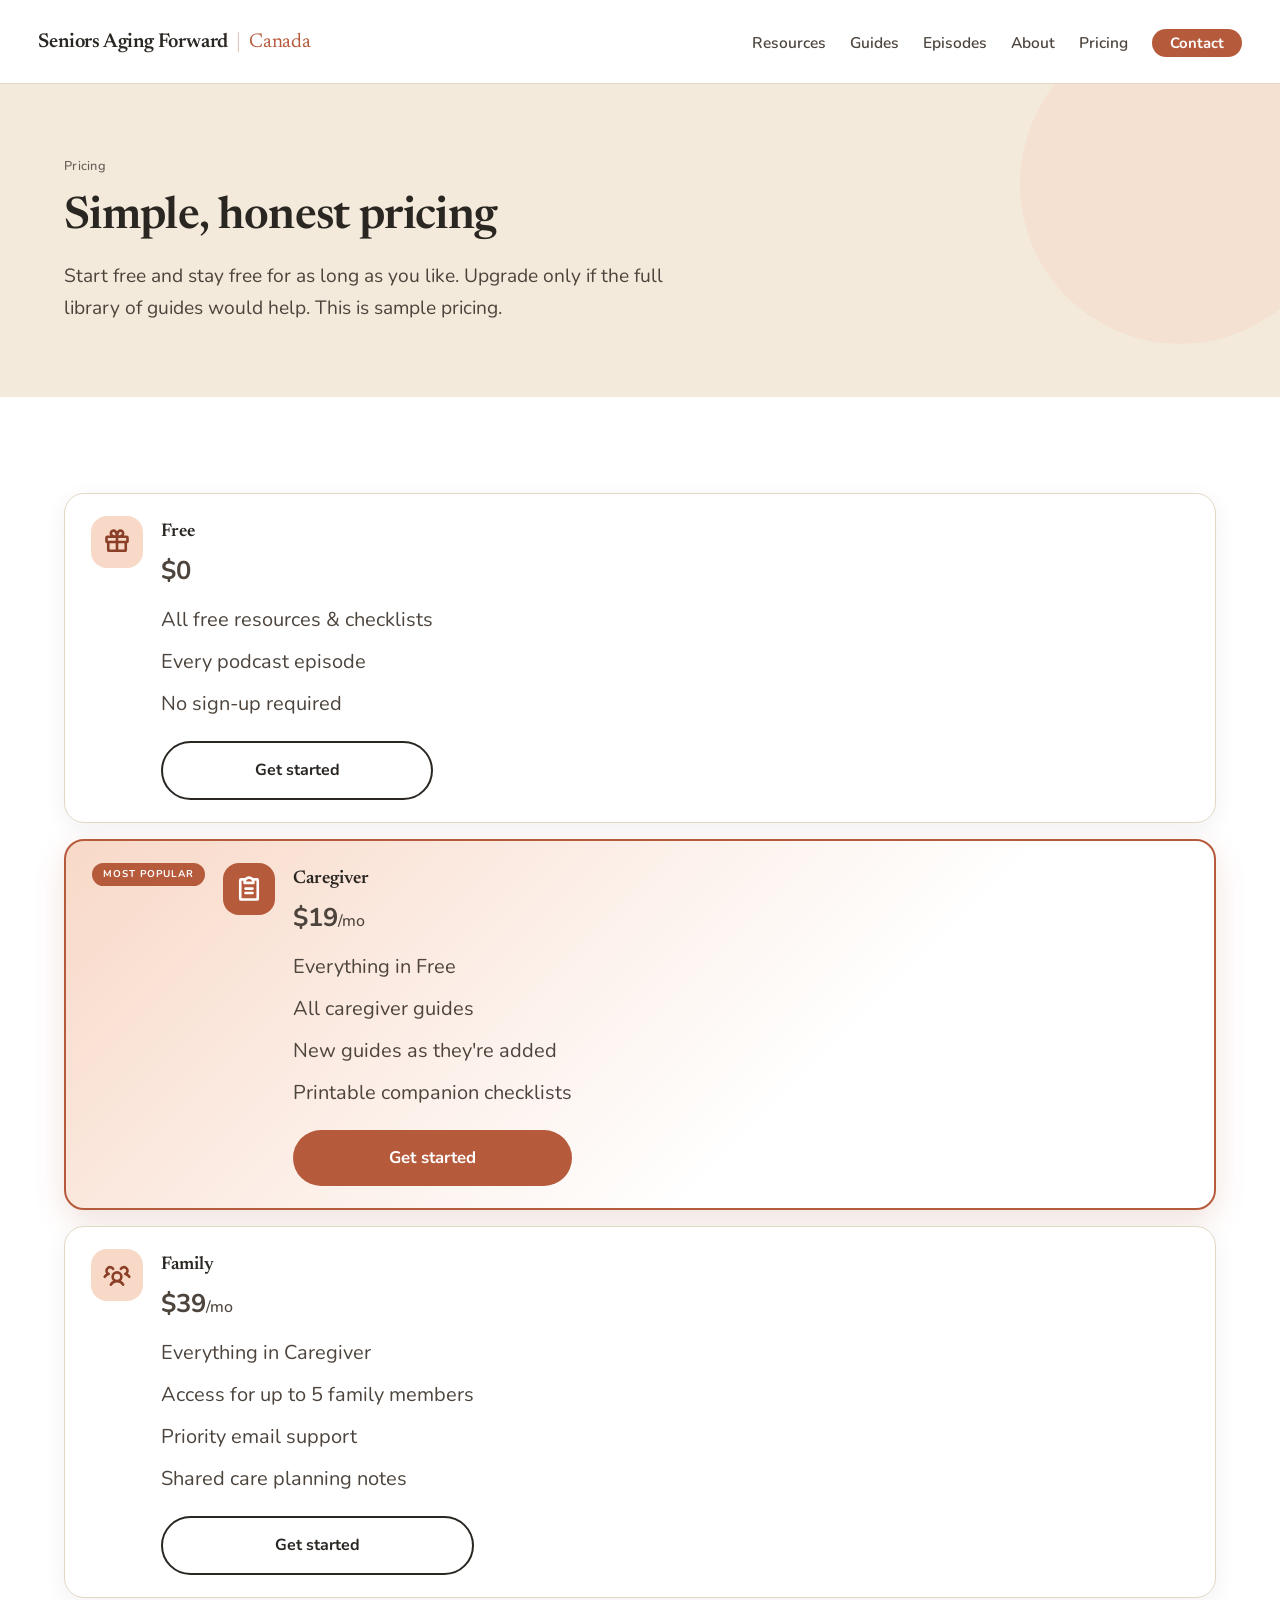
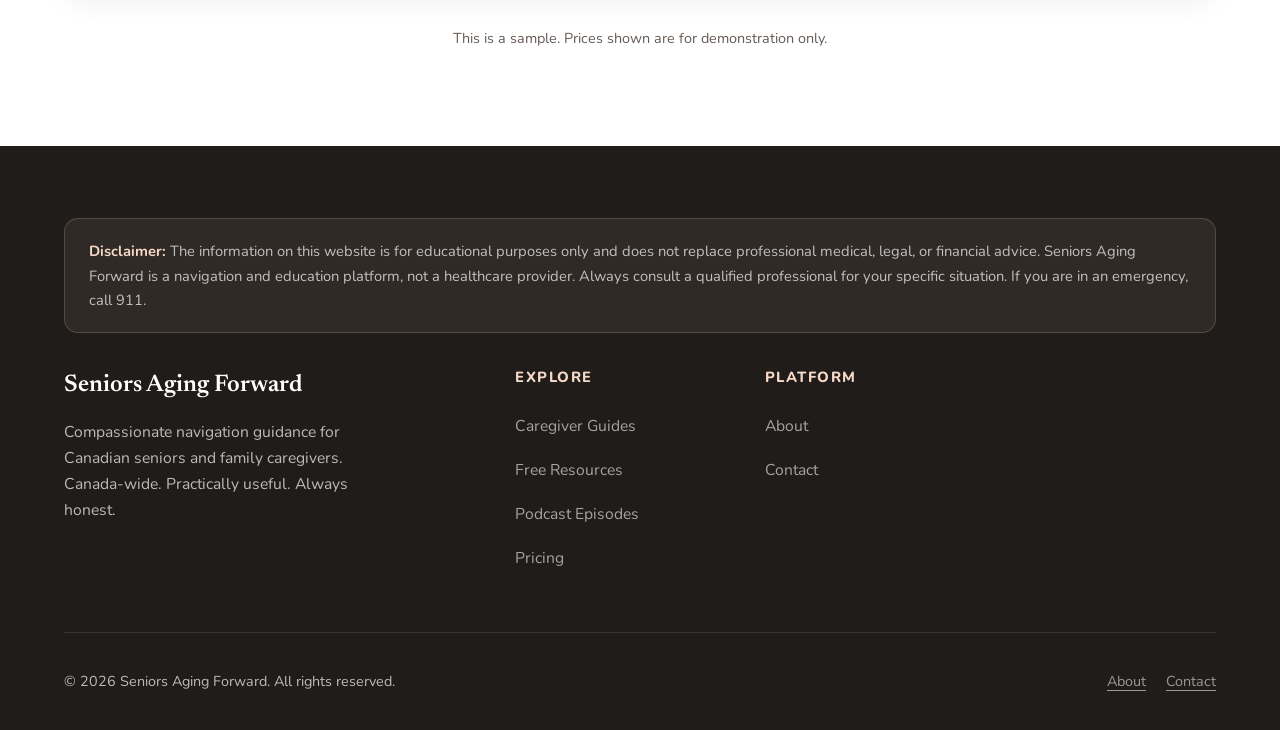
<file: pricing.html>
<!DOCTYPE html>
<html lang="en">
<head>
<meta charset="UTF-8">
<meta name="viewport" content="width=device-width, initial-scale=1.0">
<title>Pricing — Seniors Aging Forward</title>
<meta name="description" content="Simple, honest pricing from Seniors Aging Forward. Free resources and episodes, or unlock every caregiver guide. Sample pricing for the platform.">
<link rel="preconnect" href="https://fonts.googleapis.com">
<link rel="preconnect" href="https://fonts.gstatic.com" crossorigin>
<link rel="stylesheet" href="styles.css">
<link rel="icon" href="favicon.svg" type="image/svg+xml">
</head>
<body>

<!-- NAV -->
<nav aria-label="Main navigation">
  <a href="index.html" class="nav-logo">
    Seniors Aging Forward
    <span class="nav-geo">Canada</span>
  </a>
  <ul class="nav-links">
    <li><a href="resources.html">Resources</a></li>
    <li><a href="guides/index.html">Guides</a></li>
    <li><a href="episodes.html">Episodes</a></li>
    <li><a href="about.html">About</a></li>
    <li><a href="pricing.html" aria-current="page">Pricing</a></li>
    <li><a href="contact.html" class="nav-cta">Contact</a></li>
  </ul>
</nav>

<!-- PAGE HERO -->
<div class="page-hero">
  <div class="page-hero-inner">
    <div class="section-label">Pricing</div>
    <h1>Simple, honest pricing</h1>
    <p>Start free and stay free for as long as you like. Upgrade only if the full library of guides would help. This is sample pricing.</p>
  </div>
</div>

<!-- PRICING CARDS -->
<section style="background: var(--white);">
  <div class="section-inner">
    <div class="hero-cards" style="grid-template-columns:repeat(3,1fr);align-items:stretch;">
      <!-- FREE -->
      <div class="hero-card">
        <div class="hero-card-icon"><svg class="ph" width="28" height="28" aria-hidden="true" focusable="false"><use href="#ph-gift"></use></svg></div>
        <div>
          <h3>Free</h3>
          <p style="font-size:1.6rem;font-weight:700;color:var(--text-mid);margin:4px 0 12px;">$0</p>
          <ul style="list-style:none;padding:0;margin:0 0 20px;color:var(--text-mid);">
            <li style="margin-bottom:8px;">All free resources &amp; checklists</li>
            <li style="margin-bottom:8px;">Every podcast episode</li>
            <li style="margin-bottom:8px;">No sign-up required</li>
          </ul>
          <a href="contact.html" class="btn-outline-dark btn-full">Get started</a>
        </div>
      </div>

      <!-- CAREGIVER (most popular) -->
      <div class="hero-card hero-card-feature">
        <span class="hero-card-badge">Most popular</span>
        <div class="hero-card-icon"><svg class="ph" width="28" height="28" aria-hidden="true" focusable="false"><use href="#ph-clipboard-text"></use></svg></div>
        <div>
          <h3>Caregiver</h3>
          <p style="font-size:1.6rem;font-weight:700;color:var(--text-mid);margin:4px 0 12px;">$19<span style="font-size:1rem;font-weight:500;">/mo</span></p>
          <ul style="list-style:none;padding:0;margin:0 0 20px;color:var(--text-mid);">
            <li style="margin-bottom:8px;">Everything in Free</li>
            <li style="margin-bottom:8px;">All caregiver guides</li>
            <li style="margin-bottom:8px;">New guides as they're added</li>
            <li style="margin-bottom:8px;">Printable companion checklists</li>
          </ul>
          <a href="contact.html" class="btn-primary btn-full">Get started</a>
        </div>
      </div>

      <!-- FAMILY -->
      <div class="hero-card">
        <div class="hero-card-icon"><svg class="ph" width="28" height="28" aria-hidden="true" focusable="false"><use href="#ph-users-three"></use></svg></div>
        <div>
          <h3>Family</h3>
          <p style="font-size:1.6rem;font-weight:700;color:var(--text-mid);margin:4px 0 12px;">$39<span style="font-size:1rem;font-weight:500;">/mo</span></p>
          <ul style="list-style:none;padding:0;margin:0 0 20px;color:var(--text-mid);">
            <li style="margin-bottom:8px;">Everything in Caregiver</li>
            <li style="margin-bottom:8px;">Access for up to 5 family members</li>
            <li style="margin-bottom:8px;">Priority email support</li>
            <li style="margin-bottom:8px;">Shared care planning notes</li>
          </ul>
          <a href="contact.html" class="btn-outline-dark btn-full">Get started</a>
        </div>
      </div>
    </div>
    <p style="text-align:center;margin-top:28px;color:var(--text-muted);font-size:0.9rem;">This is a sample. Prices shown are for demonstration only.</p>
  </div>
</section>

<!-- FOOTER -->
<footer>
  <div class="footer-inner">
    <div class="disclaimer">
      <strong style="color: rgba(255,255,255,0.5);">Disclaimer:</strong> The information on this website is for educational purposes only and does not replace professional medical, legal, or financial advice. Seniors Aging Forward is a navigation and education platform, not a healthcare provider. Always consult a qualified professional for your specific situation. If you are in an emergency, call 911.
    </div>
    <div class="footer-top">
      <div class="footer-brand">
        <h2>Seniors Aging Forward</h2>
        <p>Compassionate navigation guidance for Canadian seniors and family caregivers. Canada-wide. Practically useful. Always honest.</p>
      </div>
      <div class="footer-col">
        <h4>Explore</h4>
        <ul>
          <li><a href="guides/index.html">Caregiver Guides</a></li>
          <li><a href="resources.html">Free Resources</a></li>
          <li><a href="episodes.html">Podcast Episodes</a></li>
          <li><a href="pricing.html">Pricing</a></li>
        </ul>
      </div>
      <div class="footer-col">
        <h4>Platform</h4>
        <ul>
          <li><a href="about.html">About</a></li>
          <li><a href="contact.html">Contact</a></li>
        </ul>
      </div>
    </div>
    <div class="footer-bottom">
      <p>&#169; 2026 Seniors Aging Forward. All rights reserved.</p>
      <p><a href="about.html">About</a><a href="contact.html">Contact</a></p>
    </div>
  </div>
</footer>

<script src="icons.js"></script>
<script src="nav-mobile.js"></script>
</body>
</html>
</file>
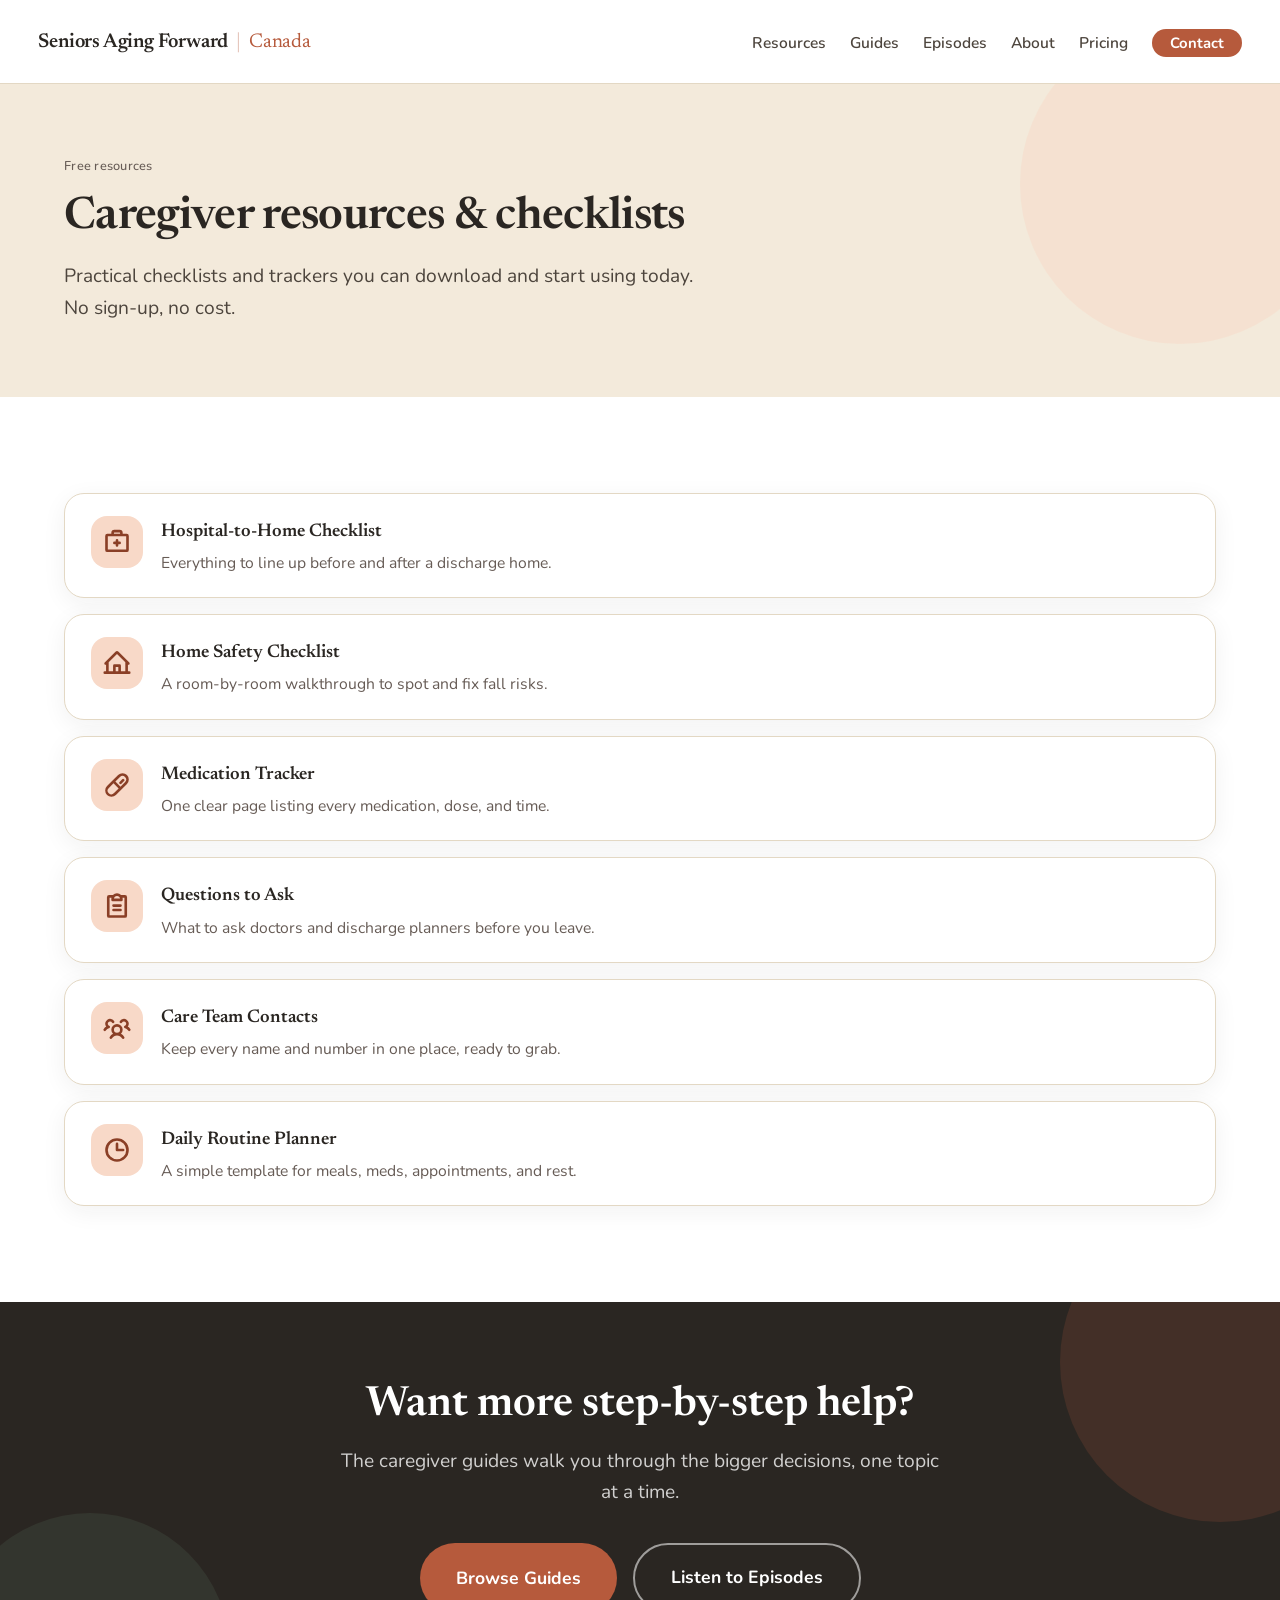
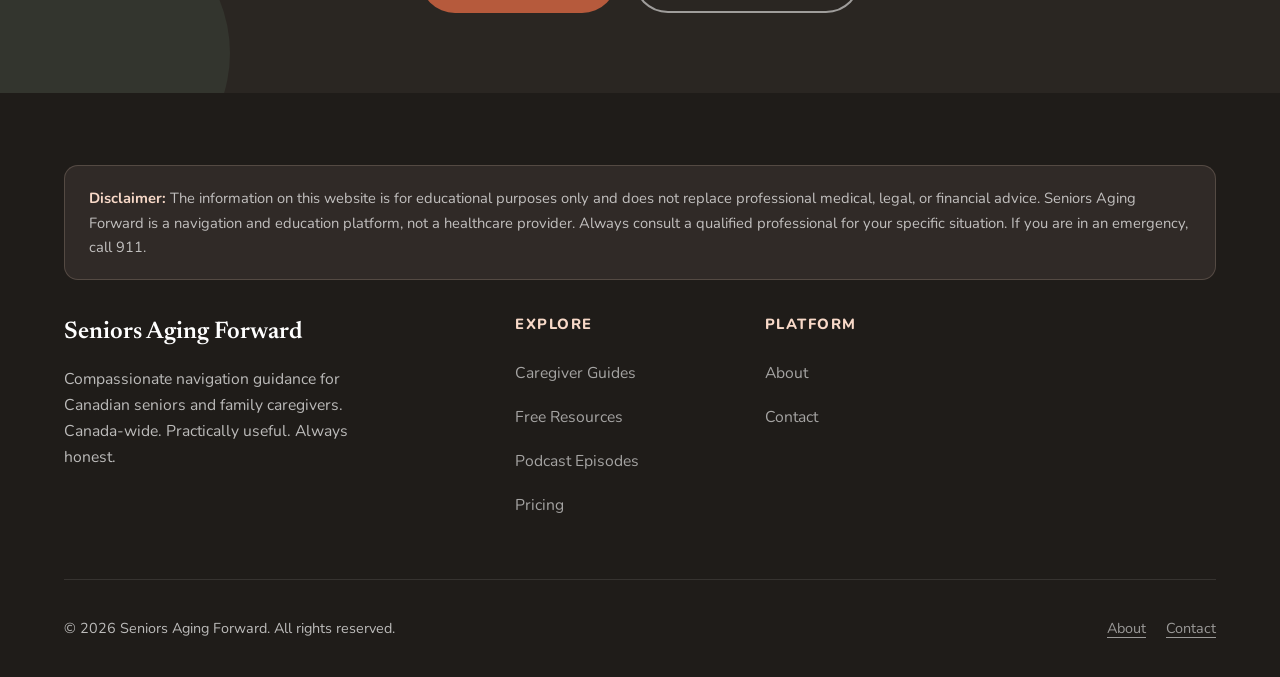
<file: resources.html>
<!DOCTYPE html>
<html lang="en">
<head>
<meta charset="UTF-8">
<meta name="viewport" content="width=device-width, initial-scale=1.0">
<title>Resources — Seniors Aging Forward</title>
<meta name="description" content="Free caregiver checklists and trackers from Seniors Aging Forward — hospital-to-home, home safety, medication tracking and more. Download and use today, no sign-up required.">
<link rel="preconnect" href="https://fonts.googleapis.com">
<link rel="preconnect" href="https://fonts.gstatic.com" crossorigin>
<link rel="stylesheet" href="styles.css">
<link rel="icon" href="favicon.svg" type="image/svg+xml">
</head>
<body>

<!-- NAV -->
<nav aria-label="Main navigation">
  <a href="index.html" class="nav-logo">
    Seniors Aging Forward
    <span class="nav-geo">Canada</span>
  </a>
  <ul class="nav-links">
    <li><a href="resources.html" aria-current="page">Resources</a></li>
    <li><a href="guides/index.html">Guides</a></li>
    <li><a href="episodes.html">Episodes</a></li>
    <li><a href="about.html">About</a></li>
    <li><a href="pricing.html">Pricing</a></li>
    <li><a href="contact.html" class="nav-cta">Contact</a></li>
  </ul>
</nav>

<!-- PAGE HERO -->
<div class="page-hero">
  <div class="page-hero-inner">
    <div class="section-label">Free resources</div>
    <h1>Caregiver resources &amp; checklists</h1>
    <p>Practical checklists and trackers you can download and start using today. No sign-up, no cost.</p>
  </div>
</div>

<!-- RESOURCES GRID -->
<section style="background: var(--white);">
  <div class="section-inner">
    <div class="hero-cards" style="grid-template-columns:repeat(3,1fr);">
      <a class="hero-card" href="#">
        <div class="hero-card-icon"><svg class="ph" width="28" height="28" aria-hidden="true" focusable="false"><use href="#ph-first-aid-kit"></use></svg></div>
        <div><h3>Hospital-to-Home Checklist</h3><p>Everything to line up before and after a discharge home.</p></div>
      </a>
      <a class="hero-card" href="#">
        <div class="hero-card-icon"><svg class="ph" width="28" height="28" aria-hidden="true" focusable="false"><use href="#ph-house-line"></use></svg></div>
        <div><h3>Home Safety Checklist</h3><p>A room-by-room walkthrough to spot and fix fall risks.</p></div>
      </a>
      <a class="hero-card" href="#">
        <div class="hero-card-icon"><svg class="ph" width="28" height="28" aria-hidden="true" focusable="false"><use href="#ph-pill"></use></svg></div>
        <div><h3>Medication Tracker</h3><p>One clear page listing every medication, dose, and time.</p></div>
      </a>
      <a class="hero-card" href="#">
        <div class="hero-card-icon"><svg class="ph" width="28" height="28" aria-hidden="true" focusable="false"><use href="#ph-clipboard-text"></use></svg></div>
        <div><h3>Questions to Ask</h3><p>What to ask doctors and discharge planners before you leave.</p></div>
      </a>
      <a class="hero-card" href="#">
        <div class="hero-card-icon"><svg class="ph" width="28" height="28" aria-hidden="true" focusable="false"><use href="#ph-users-three"></use></svg></div>
        <div><h3>Care Team Contacts</h3><p>Keep every name and number in one place, ready to grab.</p></div>
      </a>
      <a class="hero-card" href="#">
        <div class="hero-card-icon"><svg class="ph" width="28" height="28" aria-hidden="true" focusable="false"><use href="#ph-clock"></use></svg></div>
        <div><h3>Daily Routine Planner</h3><p>A simple template for meals, meds, appointments, and rest.</p></div>
      </a>
    </div>
  </div>
</section>

<!-- CTA BANNER -->
<div class="cta-banner">
  <h2>Want more step-by-step help?</h2>
  <p>The caregiver guides walk you through the bigger decisions, one topic at a time.</p>
  <div class="cta-buttons">
    <a href="guides/index.html" class="btn-primary btn-lg">Browse Guides</a>
    <a href="episodes.html" class="btn-secondary btn-lg">Listen to Episodes</a>
  </div>
</div>

<!-- FOOTER -->
<footer>
  <div class="footer-inner">
    <div class="disclaimer">
      <strong style="color: rgba(255,255,255,0.5);">Disclaimer:</strong> The information on this website is for educational purposes only and does not replace professional medical, legal, or financial advice. Seniors Aging Forward is a navigation and education platform, not a healthcare provider. Always consult a qualified professional for your specific situation. If you are in an emergency, call 911.
    </div>
    <div class="footer-top">
      <div class="footer-brand">
        <h2>Seniors Aging Forward</h2>
        <p>Compassionate navigation guidance for Canadian seniors and family caregivers. Canada-wide. Practically useful. Always honest.</p>
      </div>
      <div class="footer-col">
        <h4>Explore</h4>
        <ul>
          <li><a href="guides/index.html">Caregiver Guides</a></li>
          <li><a href="resources.html">Free Resources</a></li>
          <li><a href="episodes.html">Podcast Episodes</a></li>
          <li><a href="pricing.html">Pricing</a></li>
        </ul>
      </div>
      <div class="footer-col">
        <h4>Platform</h4>
        <ul>
          <li><a href="about.html">About</a></li>
          <li><a href="contact.html">Contact</a></li>
        </ul>
      </div>
    </div>
    <div class="footer-bottom">
      <p>&#169; 2026 Seniors Aging Forward. All rights reserved.</p>
      <p><a href="about.html">About</a><a href="contact.html">Contact</a></p>
    </div>
  </div>
</footer>

<script src="icons.js"></script>
<script src="nav-mobile.js"></script>
</body>
</html>
</file>
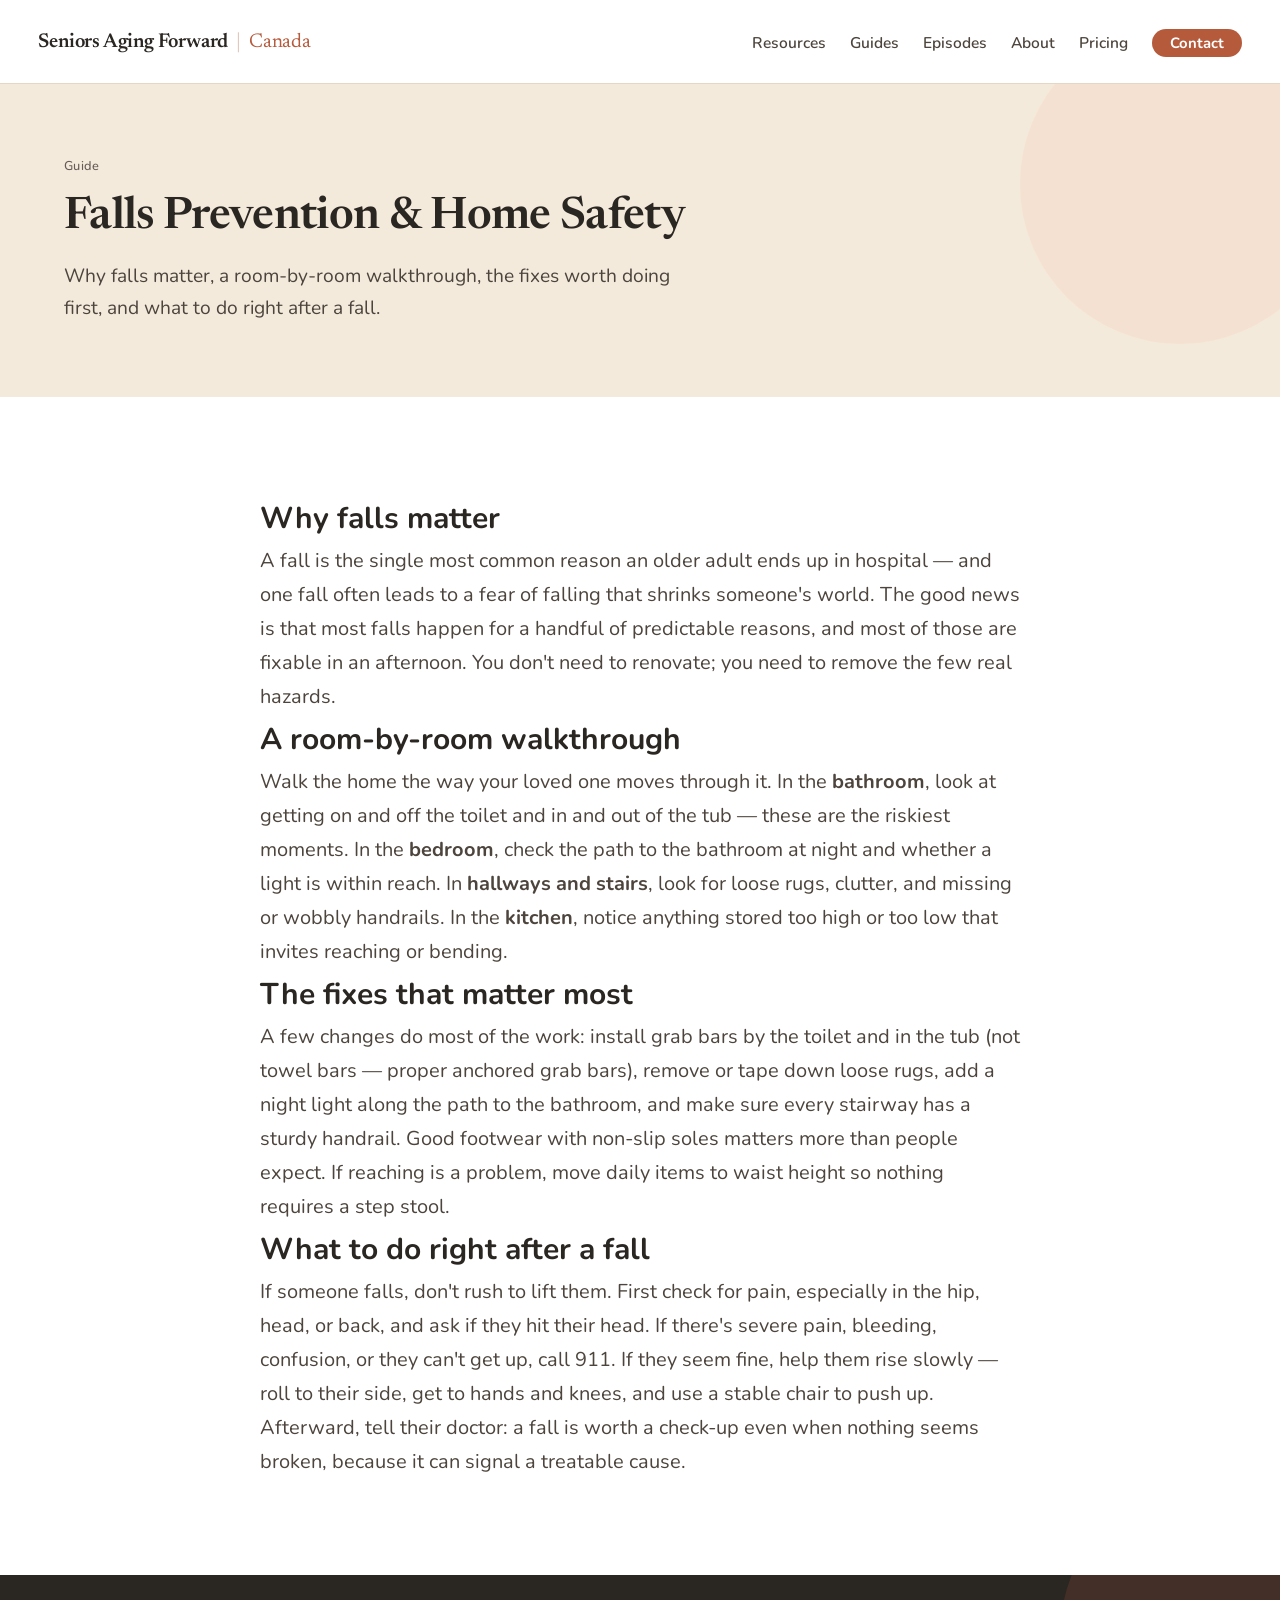
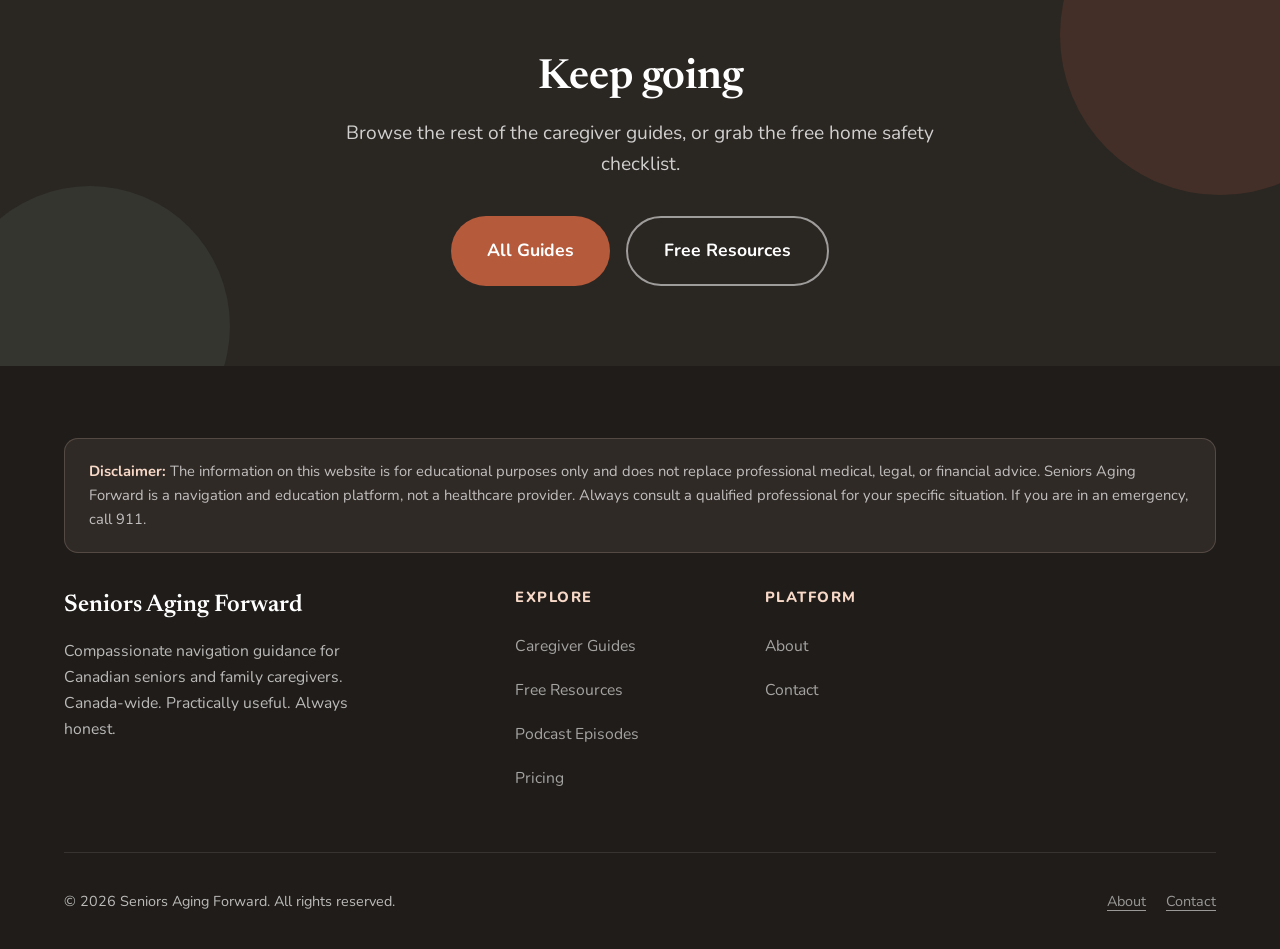
<file: guides/falls-safety.html>
<!DOCTYPE html>
<html lang="en">
<head>
<meta charset="UTF-8">
<meta name="viewport" content="width=device-width, initial-scale=1.0">
<title>Falls Prevention &amp; Home Safety — Seniors Aging Forward</title>
<meta name="description" content="A plain-language guide to preventing falls at home for seniors: why falls matter, a room-by-room walkthrough, the fixes that matter most, and what to do right after a fall.">
<link rel="preconnect" href="https://fonts.googleapis.com">
<link rel="preconnect" href="https://fonts.gstatic.com" crossorigin>
<link rel="stylesheet" href="../styles.css">
<link rel="icon" href="../favicon.svg" type="image/svg+xml">
</head>
<body>

<!-- NAV -->
<nav aria-label="Main navigation">
  <a href="../index.html" class="nav-logo">
    Seniors Aging Forward
    <span class="nav-geo">Canada</span>
  </a>
  <ul class="nav-links">
    <li><a href="../resources.html">Resources</a></li>
    <li><a href="index.html" aria-current="page">Guides</a></li>
    <li><a href="../episodes.html">Episodes</a></li>
    <li><a href="../about.html">About</a></li>
    <li><a href="../pricing.html">Pricing</a></li>
    <li><a href="../contact.html" class="nav-cta">Contact</a></li>
  </ul>
</nav>

<!-- PAGE HERO -->
<div class="page-hero">
  <div class="page-hero-inner">
    <div class="section-label">Guide</div>
    <h1>Falls Prevention &amp; Home Safety</h1>
    <p>Why falls matter, a room-by-room walkthrough, the fixes worth doing first, and what to do right after a fall.</p>
  </div>
</div>

<!-- ARTICLE -->
<section style="background: var(--white);">
  <div class="section-inner" style="max-width:760px;">
    <h2>Why falls matter</h2>
    <p style="color:var(--text-mid);">A fall is the single most common reason an older adult ends up in hospital — and one fall often leads to a fear of falling that shrinks someone's world. The good news is that most falls happen for a handful of predictable reasons, and most of those are fixable in an afternoon. You don't need to renovate; you need to remove the few real hazards.</p>

    <h2>A room-by-room walkthrough</h2>
    <p style="color:var(--text-mid);">Walk the home the way your loved one moves through it. In the <strong>bathroom</strong>, look at getting on and off the toilet and in and out of the tub — these are the riskiest moments. In the <strong>bedroom</strong>, check the path to the bathroom at night and whether a light is within reach. In <strong>hallways and stairs</strong>, look for loose rugs, clutter, and missing or wobbly handrails. In the <strong>kitchen</strong>, notice anything stored too high or too low that invites reaching or bending.</p>

    <h2>The fixes that matter most</h2>
    <p style="color:var(--text-mid);">A few changes do most of the work: install grab bars by the toilet and in the tub (not towel bars — proper anchored grab bars), remove or tape down loose rugs, add a night light along the path to the bathroom, and make sure every stairway has a sturdy handrail. Good footwear with non-slip soles matters more than people expect. If reaching is a problem, move daily items to waist height so nothing requires a step stool.</p>

    <h2>What to do right after a fall</h2>
    <p style="color:var(--text-mid);">If someone falls, don't rush to lift them. First check for pain, especially in the hip, head, or back, and ask if they hit their head. If there's severe pain, bleeding, confusion, or they can't get up, call 911. If they seem fine, help them rise slowly — roll to their side, get to hands and knees, and use a stable chair to push up. Afterward, tell their doctor: a fall is worth a check-up even when nothing seems broken, because it can signal a treatable cause.</p>
  </div>
</section>

<!-- CTA BANNER -->
<div class="cta-banner">
  <h2>Keep going</h2>
  <p>Browse the rest of the caregiver guides, or grab the free home safety checklist.</p>
  <div class="cta-buttons">
    <a href="index.html" class="btn-primary btn-lg">All Guides</a>
    <a href="../resources.html" class="btn-secondary btn-lg">Free Resources</a>
  </div>
</div>

<!-- FOOTER -->
<footer>
  <div class="footer-inner">
    <div class="disclaimer">
      <strong style="color: rgba(255,255,255,0.5);">Disclaimer:</strong> The information on this website is for educational purposes only and does not replace professional medical, legal, or financial advice. Seniors Aging Forward is a navigation and education platform, not a healthcare provider. Always consult a qualified professional for your specific situation. If you are in an emergency, call 911.
    </div>
    <div class="footer-top">
      <div class="footer-brand">
        <h2>Seniors Aging Forward</h2>
        <p>Compassionate navigation guidance for Canadian seniors and family caregivers. Canada-wide. Practically useful. Always honest.</p>
      </div>
      <div class="footer-col">
        <h4>Explore</h4>
        <ul>
          <li><a href="index.html">Caregiver Guides</a></li>
          <li><a href="../resources.html">Free Resources</a></li>
          <li><a href="../episodes.html">Podcast Episodes</a></li>
          <li><a href="../pricing.html">Pricing</a></li>
        </ul>
      </div>
      <div class="footer-col">
        <h4>Platform</h4>
        <ul>
          <li><a href="../about.html">About</a></li>
          <li><a href="../contact.html">Contact</a></li>
        </ul>
      </div>
    </div>
    <div class="footer-bottom">
      <p>&#169; 2026 Seniors Aging Forward. All rights reserved.</p>
      <p><a href="../about.html">About</a><a href="../contact.html">Contact</a></p>
    </div>
  </div>
</footer>

<script src="../icons.js"></script>
<script src="../nav-mobile.js"></script>
</body>
</html>
</file>
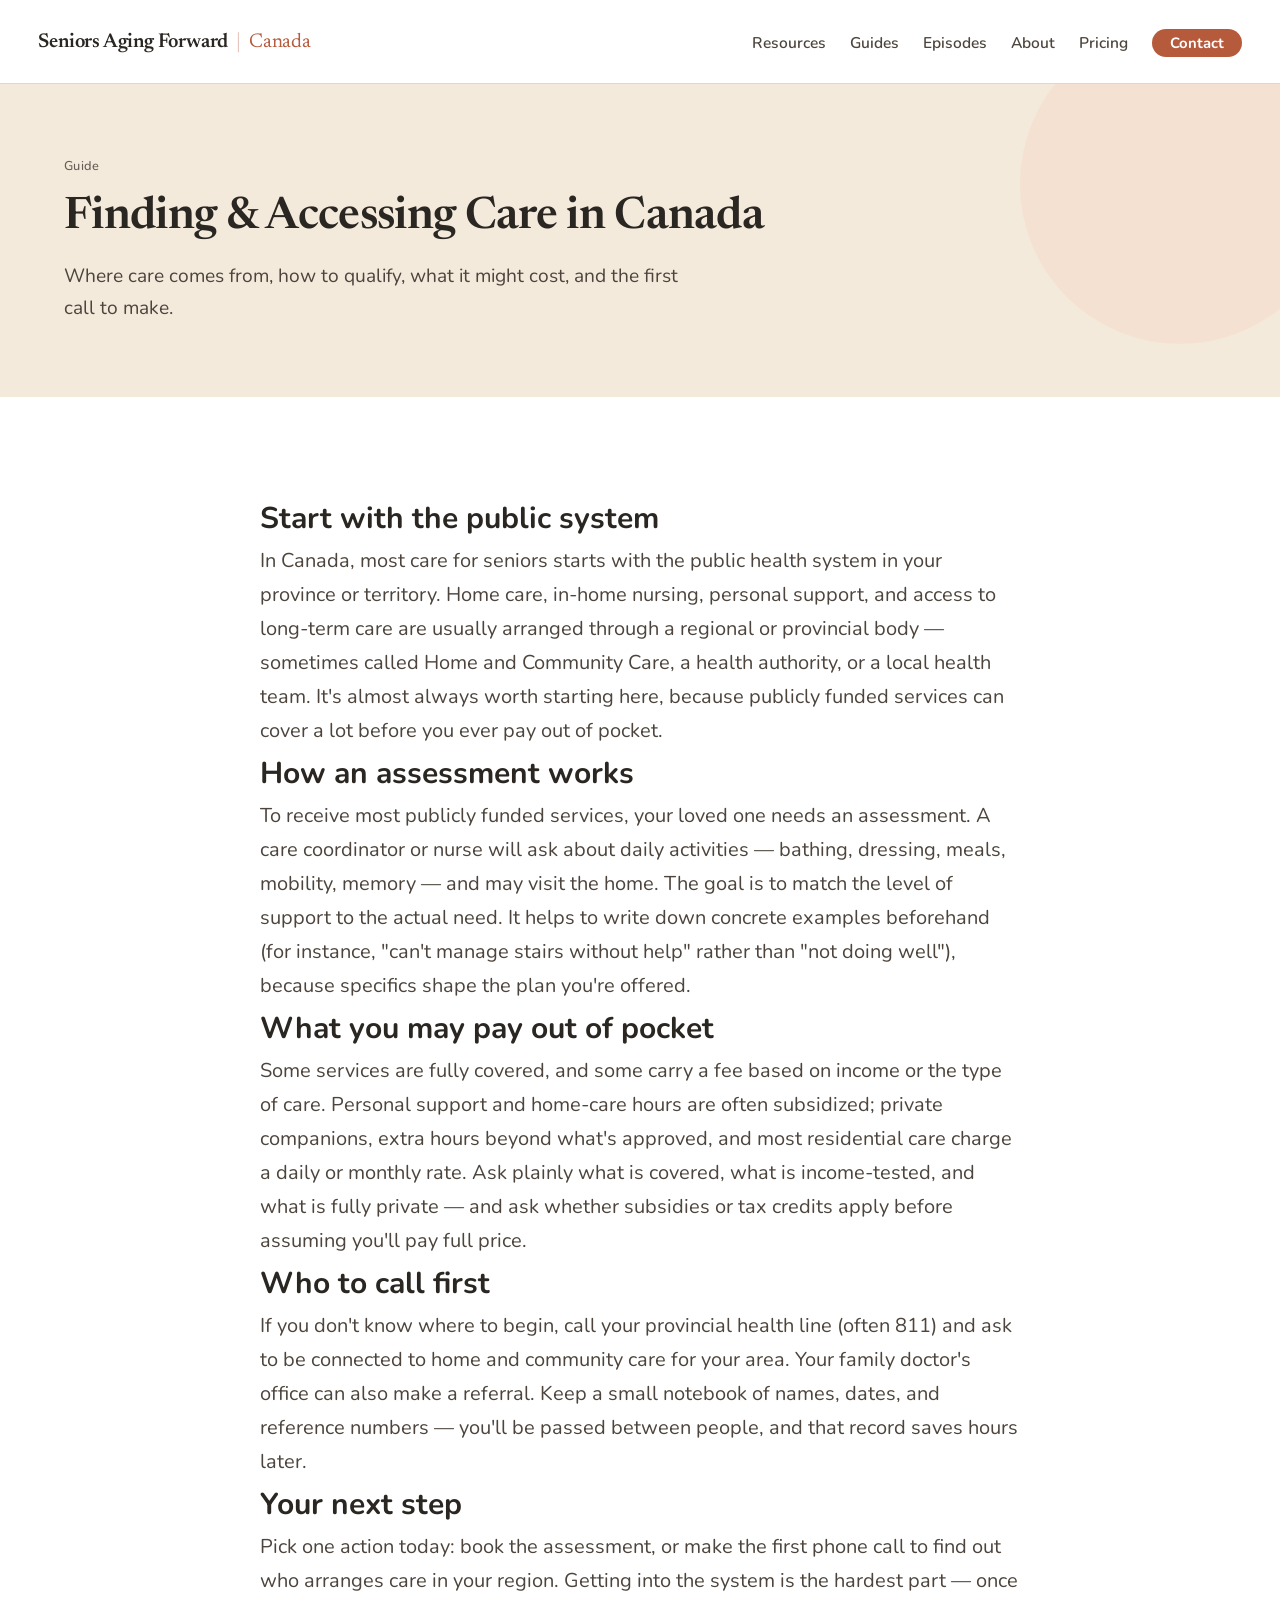
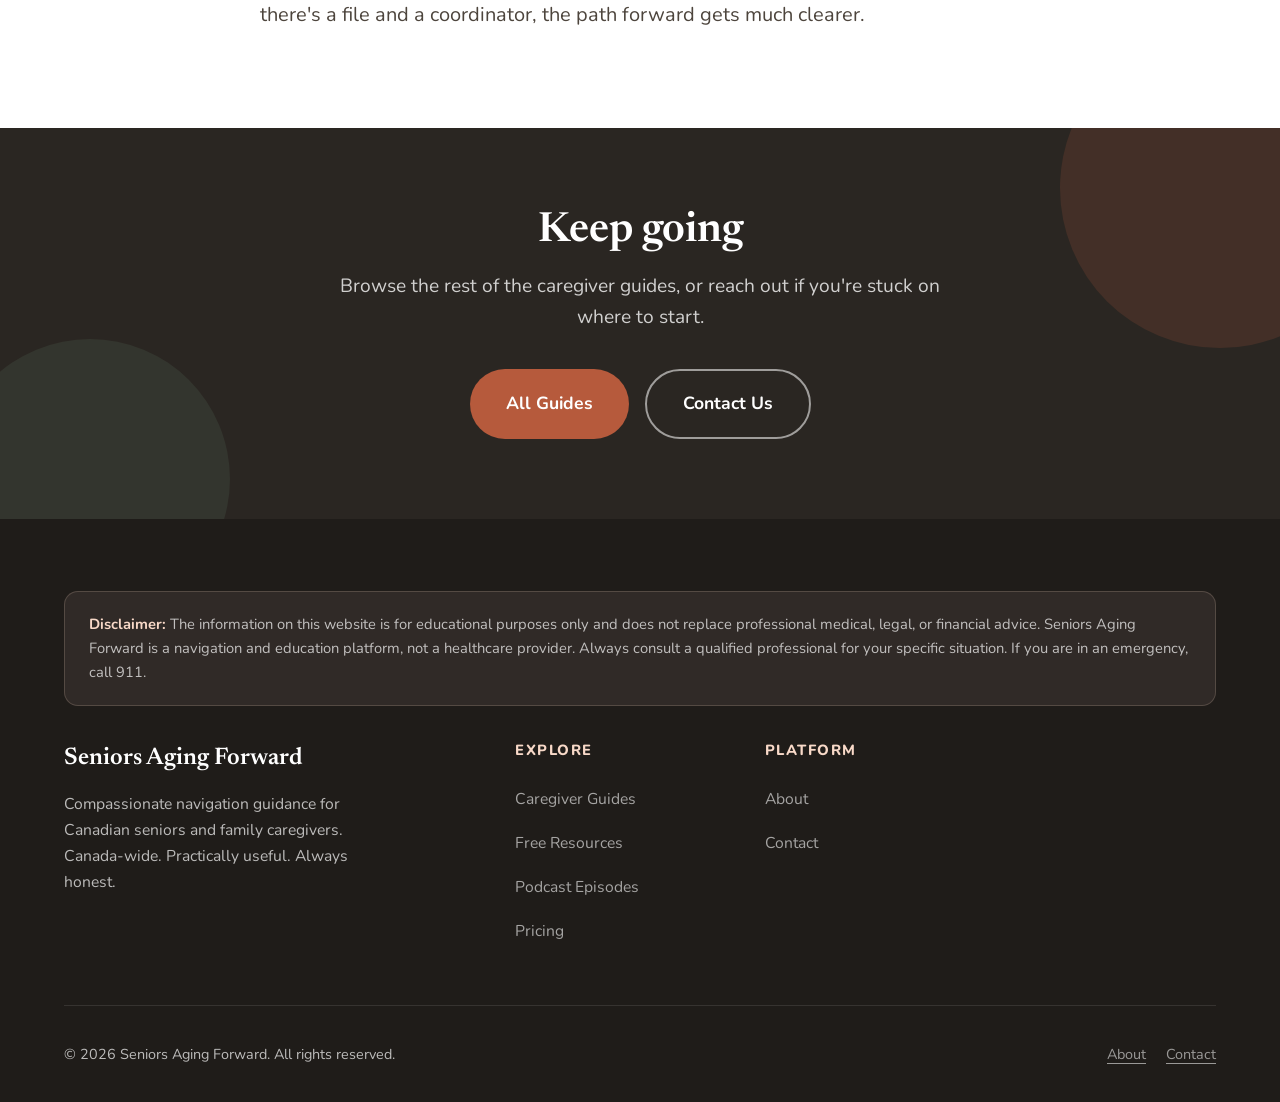
<file: guides/finding-care.html>
<!DOCTYPE html>
<html lang="en">
<head>
<meta charset="UTF-8">
<meta name="viewport" content="width=device-width, initial-scale=1.0">
<title>Finding &amp; Accessing Care in Canada — Seniors Aging Forward</title>
<meta name="description" content="A plain-language guide to finding and accessing care for a senior in Canada: where care comes from, how assessments work, what you may pay, and who to call first.">
<link rel="preconnect" href="https://fonts.googleapis.com">
<link rel="preconnect" href="https://fonts.gstatic.com" crossorigin>
<link rel="stylesheet" href="../styles.css">
<link rel="icon" href="../favicon.svg" type="image/svg+xml">
</head>
<body>

<!-- NAV -->
<nav aria-label="Main navigation">
  <a href="../index.html" class="nav-logo">
    Seniors Aging Forward
    <span class="nav-geo">Canada</span>
  </a>
  <ul class="nav-links">
    <li><a href="../resources.html">Resources</a></li>
    <li><a href="index.html" aria-current="page">Guides</a></li>
    <li><a href="../episodes.html">Episodes</a></li>
    <li><a href="../about.html">About</a></li>
    <li><a href="../pricing.html">Pricing</a></li>
    <li><a href="../contact.html" class="nav-cta">Contact</a></li>
  </ul>
</nav>

<!-- PAGE HERO -->
<div class="page-hero">
  <div class="page-hero-inner">
    <div class="section-label">Guide</div>
    <h1>Finding &amp; Accessing Care in Canada</h1>
    <p>Where care comes from, how to qualify, what it might cost, and the first call to make.</p>
  </div>
</div>

<!-- ARTICLE -->
<section style="background: var(--white);">
  <div class="section-inner" style="max-width:760px;">
    <h2>Start with the public system</h2>
    <p style="color:var(--text-mid);">In Canada, most care for seniors starts with the public health system in your province or territory. Home care, in-home nursing, personal support, and access to long-term care are usually arranged through a regional or provincial body — sometimes called Home and Community Care, a health authority, or a local health team. It's almost always worth starting here, because publicly funded services can cover a lot before you ever pay out of pocket.</p>

    <h2>How an assessment works</h2>
    <p style="color:var(--text-mid);">To receive most publicly funded services, your loved one needs an assessment. A care coordinator or nurse will ask about daily activities — bathing, dressing, meals, mobility, memory — and may visit the home. The goal is to match the level of support to the actual need. It helps to write down concrete examples beforehand (for instance, "can't manage stairs without help" rather than "not doing well"), because specifics shape the plan you're offered.</p>

    <h2>What you may pay out of pocket</h2>
    <p style="color:var(--text-mid);">Some services are fully covered, and some carry a fee based on income or the type of care. Personal support and home-care hours are often subsidized; private companions, extra hours beyond what's approved, and most residential care charge a daily or monthly rate. Ask plainly what is covered, what is income-tested, and what is fully private — and ask whether subsidies or tax credits apply before assuming you'll pay full price.</p>

    <h2>Who to call first</h2>
    <p style="color:var(--text-mid);">If you don't know where to begin, call your provincial health line (often 811) and ask to be connected to home and community care for your area. Your family doctor's office can also make a referral. Keep a small notebook of names, dates, and reference numbers — you'll be passed between people, and that record saves hours later.</p>

    <h2>Your next step</h2>
    <p style="color:var(--text-mid);">Pick one action today: book the assessment, or make the first phone call to find out who arranges care in your region. Getting into the system is the hardest part — once there's a file and a coordinator, the path forward gets much clearer.</p>
  </div>
</section>

<!-- CTA BANNER -->
<div class="cta-banner">
  <h2>Keep going</h2>
  <p>Browse the rest of the caregiver guides, or reach out if you're stuck on where to start.</p>
  <div class="cta-buttons">
    <a href="index.html" class="btn-primary btn-lg">All Guides</a>
    <a href="../contact.html" class="btn-secondary btn-lg">Contact Us</a>
  </div>
</div>

<!-- FOOTER -->
<footer>
  <div class="footer-inner">
    <div class="disclaimer">
      <strong style="color: rgba(255,255,255,0.5);">Disclaimer:</strong> The information on this website is for educational purposes only and does not replace professional medical, legal, or financial advice. Seniors Aging Forward is a navigation and education platform, not a healthcare provider. Always consult a qualified professional for your specific situation. If you are in an emergency, call 911.
    </div>
    <div class="footer-top">
      <div class="footer-brand">
        <h2>Seniors Aging Forward</h2>
        <p>Compassionate navigation guidance for Canadian seniors and family caregivers. Canada-wide. Practically useful. Always honest.</p>
      </div>
      <div class="footer-col">
        <h4>Explore</h4>
        <ul>
          <li><a href="index.html">Caregiver Guides</a></li>
          <li><a href="../resources.html">Free Resources</a></li>
          <li><a href="../episodes.html">Podcast Episodes</a></li>
          <li><a href="../pricing.html">Pricing</a></li>
        </ul>
      </div>
      <div class="footer-col">
        <h4>Platform</h4>
        <ul>
          <li><a href="../about.html">About</a></li>
          <li><a href="../contact.html">Contact</a></li>
        </ul>
      </div>
    </div>
    <div class="footer-bottom">
      <p>&#169; 2026 Seniors Aging Forward. All rights reserved.</p>
      <p><a href="../about.html">About</a><a href="../contact.html">Contact</a></p>
    </div>
  </div>
</footer>

<script src="../icons.js"></script>
<script src="../nav-mobile.js"></script>
</body>
</html>
</file>
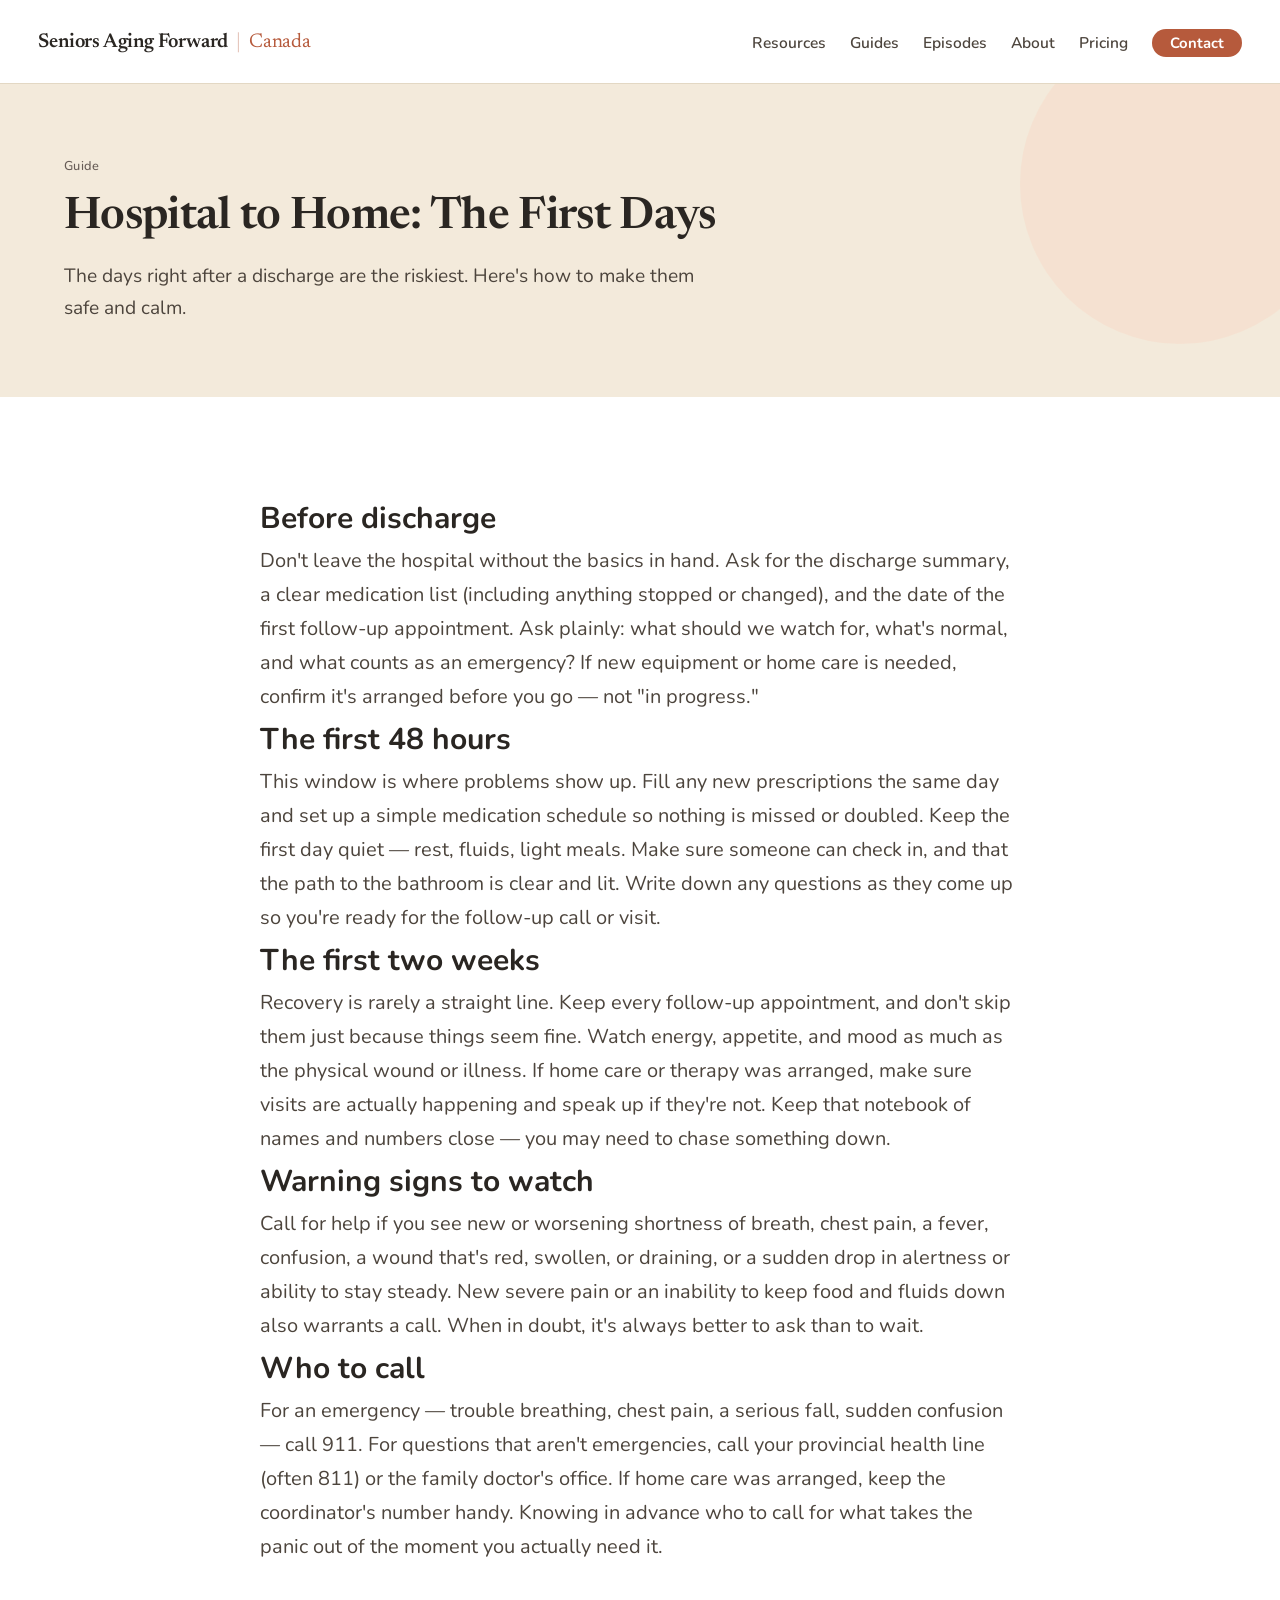
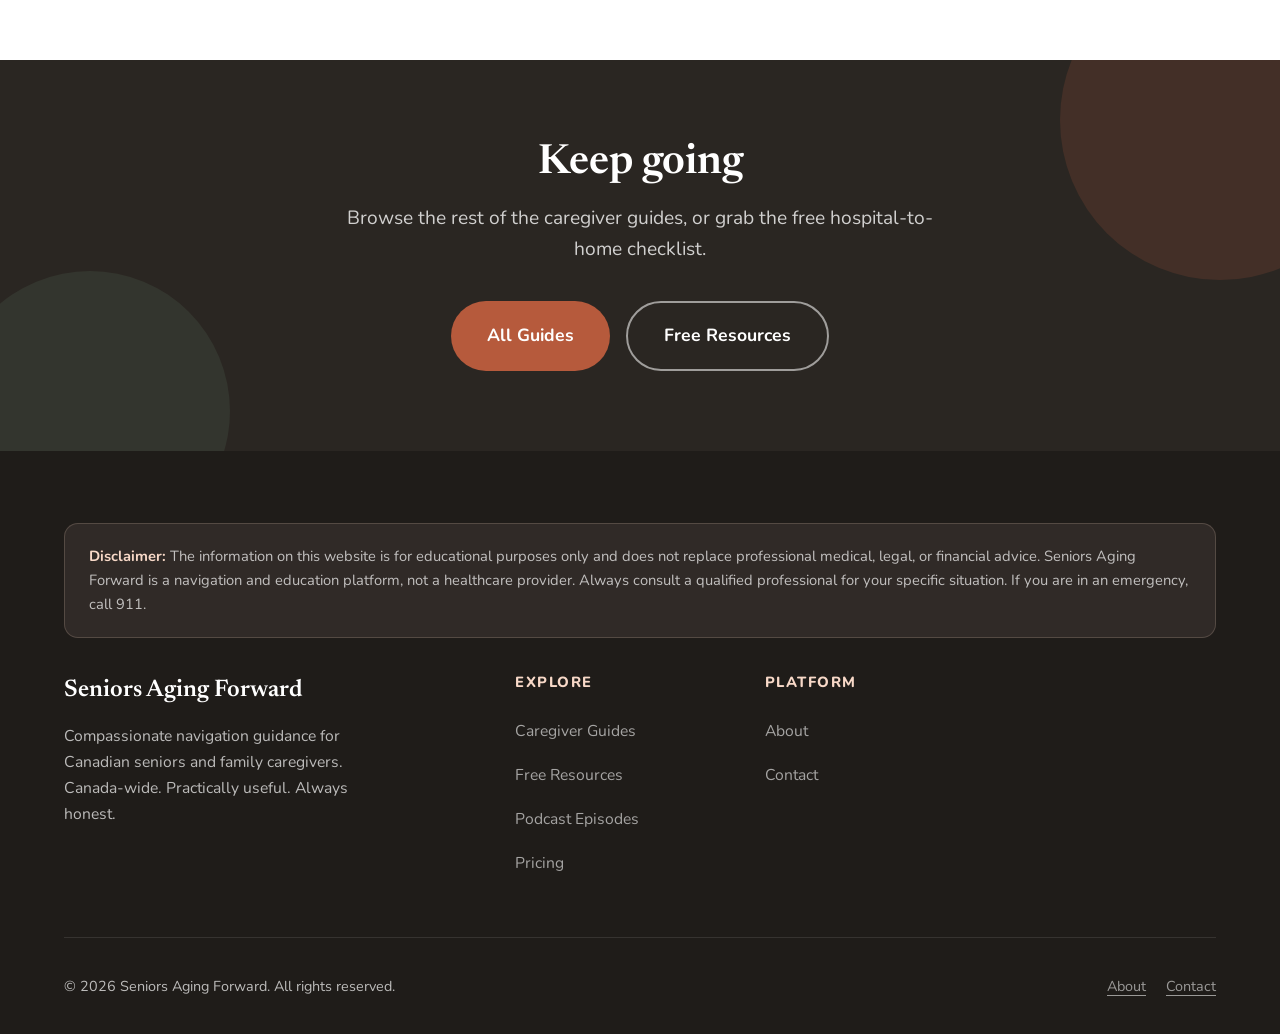
<file: guides/hospital-discharge.html>
<!DOCTYPE html>
<html lang="en">
<head>
<meta charset="UTF-8">
<meta name="viewport" content="width=device-width, initial-scale=1.0">
<title>Hospital to Home: The First Days — Seniors Aging Forward</title>
<meta name="description" content="A plain-language guide to the days after a hospital discharge: what to confirm before leaving, the first 48 hours, the first two weeks, warning signs, and who to call.">
<link rel="preconnect" href="https://fonts.googleapis.com">
<link rel="preconnect" href="https://fonts.gstatic.com" crossorigin>
<link rel="stylesheet" href="../styles.css">
<link rel="icon" href="../favicon.svg" type="image/svg+xml">
</head>
<body>

<!-- NAV -->
<nav aria-label="Main navigation">
  <a href="../index.html" class="nav-logo">
    Seniors Aging Forward
    <span class="nav-geo">Canada</span>
  </a>
  <ul class="nav-links">
    <li><a href="../resources.html">Resources</a></li>
    <li><a href="index.html" aria-current="page">Guides</a></li>
    <li><a href="../episodes.html">Episodes</a></li>
    <li><a href="../about.html">About</a></li>
    <li><a href="../pricing.html">Pricing</a></li>
    <li><a href="../contact.html" class="nav-cta">Contact</a></li>
  </ul>
</nav>

<!-- PAGE HERO -->
<div class="page-hero">
  <div class="page-hero-inner">
    <div class="section-label">Guide</div>
    <h1>Hospital to Home: The First Days</h1>
    <p>The days right after a discharge are the riskiest. Here's how to make them safe and calm.</p>
  </div>
</div>

<!-- ARTICLE -->
<section style="background: var(--white);">
  <div class="section-inner" style="max-width:760px;">
    <h2>Before discharge</h2>
    <p style="color:var(--text-mid);">Don't leave the hospital without the basics in hand. Ask for the discharge summary, a clear medication list (including anything stopped or changed), and the date of the first follow-up appointment. Ask plainly: what should we watch for, what's normal, and what counts as an emergency? If new equipment or home care is needed, confirm it's arranged before you go — not "in progress."</p>

    <h2>The first 48 hours</h2>
    <p style="color:var(--text-mid);">This window is where problems show up. Fill any new prescriptions the same day and set up a simple medication schedule so nothing is missed or doubled. Keep the first day quiet — rest, fluids, light meals. Make sure someone can check in, and that the path to the bathroom is clear and lit. Write down any questions as they come up so you're ready for the follow-up call or visit.</p>

    <h2>The first two weeks</h2>
    <p style="color:var(--text-mid);">Recovery is rarely a straight line. Keep every follow-up appointment, and don't skip them just because things seem fine. Watch energy, appetite, and mood as much as the physical wound or illness. If home care or therapy was arranged, make sure visits are actually happening and speak up if they're not. Keep that notebook of names and numbers close — you may need to chase something down.</p>

    <h2>Warning signs to watch</h2>
    <p style="color:var(--text-mid);">Call for help if you see new or worsening shortness of breath, chest pain, a fever, confusion, a wound that's red, swollen, or draining, or a sudden drop in alertness or ability to stay steady. New severe pain or an inability to keep food and fluids down also warrants a call. When in doubt, it's always better to ask than to wait.</p>

    <h2>Who to call</h2>
    <p style="color:var(--text-mid);">For an emergency — trouble breathing, chest pain, a serious fall, sudden confusion — call 911. For questions that aren't emergencies, call your provincial health line (often 811) or the family doctor's office. If home care was arranged, keep the coordinator's number handy. Knowing in advance who to call for what takes the panic out of the moment you actually need it.</p>
  </div>
</section>

<!-- CTA BANNER -->
<div class="cta-banner">
  <h2>Keep going</h2>
  <p>Browse the rest of the caregiver guides, or grab the free hospital-to-home checklist.</p>
  <div class="cta-buttons">
    <a href="index.html" class="btn-primary btn-lg">All Guides</a>
    <a href="../resources.html" class="btn-secondary btn-lg">Free Resources</a>
  </div>
</div>

<!-- FOOTER -->
<footer>
  <div class="footer-inner">
    <div class="disclaimer">
      <strong style="color: rgba(255,255,255,0.5);">Disclaimer:</strong> The information on this website is for educational purposes only and does not replace professional medical, legal, or financial advice. Seniors Aging Forward is a navigation and education platform, not a healthcare provider. Always consult a qualified professional for your specific situation. If you are in an emergency, call 911.
    </div>
    <div class="footer-top">
      <div class="footer-brand">
        <h2>Seniors Aging Forward</h2>
        <p>Compassionate navigation guidance for Canadian seniors and family caregivers. Canada-wide. Practically useful. Always honest.</p>
      </div>
      <div class="footer-col">
        <h4>Explore</h4>
        <ul>
          <li><a href="index.html">Caregiver Guides</a></li>
          <li><a href="../resources.html">Free Resources</a></li>
          <li><a href="../episodes.html">Podcast Episodes</a></li>
          <li><a href="../pricing.html">Pricing</a></li>
        </ul>
      </div>
      <div class="footer-col">
        <h4>Platform</h4>
        <ul>
          <li><a href="../about.html">About</a></li>
          <li><a href="../contact.html">Contact</a></li>
        </ul>
      </div>
    </div>
    <div class="footer-bottom">
      <p>&#169; 2026 Seniors Aging Forward. All rights reserved.</p>
      <p><a href="../about.html">About</a><a href="../contact.html">Contact</a></p>
    </div>
  </div>
</footer>

<script src="../icons.js"></script>
<script src="../nav-mobile.js"></script>
</body>
</html>
</file>
<file: styles.css>
/* ============================================================
   Seniors Aging Forward — Hearth Theme
   Warm, senior-first design system
   Original styles preserved as styles.original.css
   ============================================================ */

@import url('https://fonts.googleapis.com/css2?family=Newsreader:opsz,wght@6..72,400;6..72,500;6..72,600;6..72,700&family=Nunito:wght@400;500;600;700;800&display=swap');

:root {
  /* Surfaces */
  --cream:        #fbf6ee;   /* page */
  --linen:        #f3eadb;   /* section break / soft surface */
  --paper:        #ffffff;   /* cards on cream */
  --honey-soft:   #f1e3c4;
  --peach-soft:   #f8d9c8;
  --mint-soft:    #d9e3d6;

  /* Ink */
  --cocoa:        #2a2622;   /* primary text & dark surface */
  --cocoa-deep:   #1f1c19;   /* deepest surface (footer / dark sections) */
  --ink-2:        #4d453d;   /* body text */
  --ink-mute:     #665b55;   /* secondary text — #665b55 gives 5.5:1 on linen, 6.6:1 on white (WCAG AA+) */

  /* Brand */
  --terracotta:   #b65a3c;   /* primary action */
  --terracotta-d: #8a3f26;
  --sage:         #5e7d63;   /* reassurance / success */
  --sage-d:       #46604a;
  --honey:        #b5862a;   /* highlights */

  /* Lines */
  --line:         #e3d8c4;
  --line-soft:    #ece2cf;

  /* Legacy names (kept so existing class chains still resolve) */
  --navy:         var(--cocoa);
  --navy-dark:    var(--cocoa-deep);
  --blue-mid:     var(--terracotta-d);
  --blue-bright:  var(--terracotta);
  --blue-light:   var(--peach-soft);
  --blue-pale:    var(--linen);
  --accent:       var(--sage);
  --accent-light: var(--mint-soft);
  --white:        var(--paper);
  --off-white:    var(--linen);
  --text-dark:    var(--cocoa);
  --text-mid:     var(--ink-2);
  --text-muted:   var(--ink-mute);
  --border:       var(--line);

  /* Type */
  --serif:  'Newsreader', Georgia, serif;
  --sans:   'Nunito', system-ui, -apple-system, sans-serif;
}

* { margin: 0; padding: 0; box-sizing: border-box; }

html { scroll-behavior: smooth; }

body {
  font-family: var(--sans);
  color: var(--cocoa);
  background: var(--cream);
  font-size: 20px;            /* SENIOR BASELINE — never below 20px */
  line-height: 1.7;
  font-weight: 400;
  -webkit-font-smoothing: antialiased;
  text-rendering: optimizeLegibility;
}

/* Strong global focus state — visible to anyone, anywhere */
*:focus-visible {
  outline: 4px solid var(--terracotta);
  outline-offset: 3px;
  border-radius: 4px;
}

/* Skip link — hidden off-screen until keyboard focus, then revealed in Hearth palette */
.skip-to-main {
  position: absolute;
  left: -9999px;
  top: auto;
  width: 1px;
  height: 1px;
  overflow: hidden;
  z-index: 9999;
  background: var(--cocoa);
  color: var(--paper);
  font-family: var(--sans);
  font-weight: 700;
  font-size: 1rem;
  padding: 14px 22px;
  border-radius: 0 0 14px 0;
  text-decoration: none;
}

.skip-to-main:focus,
.skip-to-main:focus-visible {
  position: fixed;
  left: 0;
  top: 0;
  width: auto;
  height: auto;
  outline: 4px solid var(--terracotta);
  outline-offset: 2px;
}

/* ── NAV ─────────────────────────────────────────────────── */
nav {
  background: var(--paper);
  border-bottom: 1px solid var(--line);
  padding: 0 3%;
  display: flex;
  align-items: center;
  justify-content: space-between;
  height: 84px;
  position: sticky;
  top: 0;
  z-index: 100;
}

.nav-logo {
  font-family: var(--serif);
  color: var(--cocoa);
  font-size: 1.5rem;
  font-weight: 600;
  letter-spacing: -0.01em;
  text-decoration: none;
  display: flex;
  align-items: center;
  gap: 0;
  white-space: nowrap;
  flex-shrink: 0;
}

.nav-logo .nav-geo {
  font-family: var(--serif);
  font-weight: 400;
  font-size: 1em;
  color: var(--terracotta);
  letter-spacing: -0.01em;
  white-space: nowrap;
  flex-shrink: 0;
  padding-left: 8px;
}

.nav-logo .nav-geo::before {
  content: "|";
  padding-right: 8px;
  opacity: 0.35;
}

.nav-links {
  display: flex;
  align-items: center;
  gap: 1.5rem;
  list-style: none;
}

.nav-links li {
  white-space: nowrap;
}

.nav-links a {
  color: var(--ink-2);
  text-decoration: none;
  font-size: 0.97rem;
  font-weight: 600;
  padding: 8px 0;
  border-bottom: 3px solid transparent;
  transition: color 0.15s, border-color 0.15s;
  white-space: nowrap;
}

.nav-links a:hover,
.nav-links a.active {
  color: var(--terracotta-d);
  border-bottom-color: var(--terracotta);
}

.nav-cta {
  background: var(--terracotta);
  color: var(--paper) !important;
  padding: 10px 18px !important;
  border-radius: 999px;
  font-weight: 700 !important;
  font-size: 0.93rem !important;
  border-bottom: none !important;
  white-space: nowrap;
}

.nav-cta:hover {
  background: var(--terracotta-d) !important;
  border-bottom-color: transparent !important;
  color: var(--paper) !important;
}

/* ── LANGUAGE SWITCHER ───────────────────────────────────── */
.lang-switch-item {
  display: flex;
  align-items: center;
  gap: 5px;
  padding-left: 1.4rem;
  border-left: 1px solid var(--line);
  line-height: 1;
  list-style: none;
}

.lang-switch-item a,
.lang-switch-item .lang-active {
  font-family: var(--sans);
  font-size: 0.78rem;
  font-weight: 700;
  letter-spacing: 0.07em;
  text-decoration: none;
  border-bottom: none !important;
  padding: 0 !important;
  line-height: 1;
}

.lang-switch-item a {
  color: var(--text-muted);
  transition: color 0.15s;
}

.lang-switch-item a:hover {
  color: var(--terracotta-d);
  border-bottom: none !important;
}

.lang-switch-item .lang-active {
  color: var(--cocoa);
  cursor: default;
}

.lang-switch-item .lang-sep {
  color: var(--text-muted);
  opacity: 0.4;
  font-size: 0.8rem;
  line-height: 1;
}

/* In open mobile nav panel */
.nav-links.nav-open .lang-switch-item {
  border-left: none;
  border-top: 1px solid var(--line-soft);
  padding: 18px 5%;
  justify-content: center;
}

/* ── BUTTONS ─────────────────────────────────────────────── */
.btn-primary {
  background: var(--terracotta);
  color: var(--paper);
  padding: 16px 30px;
  min-height: 56px;
  border-radius: 999px;
  text-decoration: none;
  font-weight: 700;
  font-size: 1.05rem;
  transition: background 0.15s, transform 0.15s;
  display: inline-flex;
  align-items: center;
  justify-content: center;
  border: none;
  cursor: pointer;
  font-family: var(--sans);
  line-height: 1.2;
}

.btn-primary:hover { background: var(--terracotta-d); transform: translateY(-1px); }

.btn-secondary {
  background: transparent;
  color: var(--paper);
  padding: 16px 30px;
  min-height: 56px;
  border-radius: 999px;
  border: 2px solid rgba(255, 255, 255, 0.55);
  text-decoration: none;
  font-weight: 700;
  font-size: 1.05rem;
  display: inline-flex;
  align-items: center;
  justify-content: center;
  font-family: var(--sans);
  transition: border-color 0.15s, background 0.15s;
}

.btn-secondary:hover { border-color: var(--paper); background: rgba(255,255,255,0.1); }

.btn-accent {
  background: var(--sage);
  color: var(--paper);
  padding: 16px 30px;
  min-height: 56px;
  border-radius: 999px;
  text-decoration: none;
  font-weight: 700;
  font-size: 1.05rem;
  display: inline-flex;
  align-items: center;
  justify-content: center;
  font-family: var(--sans);
  transition: background 0.15s, transform 0.15s;
}

.btn-accent:hover { background: var(--sage-d); transform: translateY(-1px); }

.btn-outline-dark {
  background: transparent;
  color: var(--cocoa);
  padding: 14px 28px;
  min-height: 54px;
  border-radius: 999px;
  border: 2px solid var(--cocoa);
  text-decoration: none;
  font-weight: 700;
  font-size: 1rem;
  display: inline-flex;
  align-items: center;
  justify-content: center;
  font-family: var(--sans);
  transition: background 0.15s, color 0.15s;
}

.btn-outline-dark:hover { background: var(--cocoa); color: var(--paper); }

.btn-lg { padding: 18px 36px; font-size: 1.1rem; min-height: 60px; }
.btn-full { width: 100%; }

/* ── LAYOUT ──────────────────────────────────────────────── */
.section-inner { max-width: 1180px; margin: 0 auto; }
section { padding: 96px 5%; }
.section-sm { padding: 56px 5%; }

.section-label {
  font-family: var(--sans);
  font-size: 0.85rem;
  font-weight: 800;
  letter-spacing: 0.16em;
  text-transform: uppercase;
  color: var(--terracotta);
  margin-bottom: 14px;
}

.section-title {
  font-family: var(--serif);
  font-size: 2.6rem;
  font-weight: 600;
  color: var(--cocoa);
  line-height: 1.15;
  margin-bottom: 18px;
  letter-spacing: -0.015em;
}

.section-sub {
  font-size: 1.2rem;
  color: var(--ink-2);
  font-weight: 400;
  max-width: 640px;
  line-height: 1.65;
}

/* ── HERO ────────────────────────────────────────────────── */
.hero {
  background: var(--linen);
  padding: 96px 5% 96px;
  position: relative;
  overflow: hidden;
}

.hero::before {
  content: '';
  position: absolute;
  top: -120px; right: -120px;
  width: 480px; height: 480px;
  border-radius: 50%;
  background: var(--peach-soft);
  opacity: 0.6;
}

.hero::after {
  content: '';
  position: absolute;
  bottom: -100px; left: 5%;
  width: 320px; height: 320px;
  border-radius: 50%;
  background: var(--honey-soft);
  opacity: 0.55;
}

.hero-inner {
  max-width: 1180px;
  margin: 0 auto;
  display: grid;
  grid-template-columns: 1.1fr 1fr;
  gap: 72px;
  align-items: center;
  position: relative;
  z-index: 2;
}

.hero-badge {
  display: inline-flex;
  align-items: center;
  gap: 8px;
  background: var(--paper);
  border: 1px solid var(--line);
  color: var(--terracotta-d);
  font-size: 0.9rem;
  font-weight: 700;
  letter-spacing: 0.08em;
  text-transform: uppercase;
  padding: 8px 16px;
  border-radius: 999px;
  margin-bottom: 24px;
  white-space: nowrap;
}

.hero h1 {
  font-family: var(--serif);
  font-size: 3.6rem;
  font-weight: 600;
  color: var(--cocoa);
  line-height: 1.08;
  margin-bottom: 24px;
  letter-spacing: -0.02em;
}

.hero h1 em {
  font-style: italic;
  font-weight: 500;
  color: var(--terracotta);
}

.hero p {
  color: var(--ink-2);
  font-size: 1.25rem;
  font-weight: 400;
  margin-bottom: 36px;
  line-height: 1.65;
  max-width: 38ch;
}

.hero-buttons {
  display: flex;
  gap: 16px;
  flex-wrap: wrap;
}

/* "Not sure where to start? Ask Ian" — hero callout under the buttons */
.hero-ask {
  margin-top: 18px;
  font-size: 0.95rem;
  color: var(--text-mid);
}
.hero-ask a {
  color: var(--terracotta-d);
  font-weight: 700;
  text-decoration: underline;
  text-underline-offset: 2px;
}
.hero-ask a:hover { color: var(--terracotta); }

.hero-cards {
  display: flex;
  flex-direction: column;
  gap: 16px;
}

.hero-card {
  background: var(--paper);
  border: 1px solid var(--line);
  border-radius: 20px;
  padding: 22px 26px;
  display: flex;
  align-items: flex-start;
  gap: 18px;
  box-shadow: 0 6px 24px rgba(42, 38, 34, 0.06);
  transition: transform 0.2s, box-shadow 0.2s;
  text-decoration: none;
  color: inherit;
}

.hero-card:hover {
  transform: translateY(-2px);
  box-shadow: 0 12px 32px rgba(42, 38, 34, 0.1);
}

.hero-card-icon {
  width: 52px;
  height: 52px;
  border-radius: 16px;
  background: var(--peach-soft);
  display: flex;
  align-items: center;
  justify-content: center;
  flex-shrink: 0;
  font-size: 1.4rem;
  color: var(--terracotta-d);
}

.hero-card h3 {
  font-family: var(--serif);
  color: var(--cocoa);
  font-size: 1.15rem;
  font-weight: 600;
  margin-bottom: 4px;
}

.hero-card p {
  color: var(--ink-mute);
  font-size: 0.98rem;
  margin: 0;
  line-height: 1.55;
  font-weight: 400;
}

/* Featured hero tile (free calculator) - stands out from the white cards */
.hero-card-feature {
  border: 2px solid var(--terracotta);
  background: linear-gradient(135deg, var(--peach-soft) 0%, var(--paper) 65%);
  box-shadow: 0 10px 30px rgba(176, 90, 60, 0.18);
}
.hero-card-feature:hover {
  box-shadow: 0 16px 40px rgba(176, 90, 60, 0.24);
}
.hero-card-feature .hero-card-icon {
  background: var(--terracotta);
  color: #fff;
}
.hero-card-badge {
  display: inline-block;
  font-size: 0.62rem;
  font-weight: 700;
  letter-spacing: 0.1em;
  text-transform: uppercase;
  color: #fff;
  background: var(--terracotta);
  border-radius: 20px;
  padding: 3px 11px;
  margin-bottom: 8px;
}

/* ── PAGE HERO (inner pages) ─────────────────────────────── */
.page-hero {
  background: var(--linen);
  padding: 72px 5%;
  position: relative;
  overflow: hidden;
}

.page-hero::before {
  content: '';
  position: absolute;
  top: -60px; right: -60px;
  width: 320px; height: 320px;
  border-radius: 50%;
  background: var(--peach-soft);
  opacity: 0.5;
}

.page-hero-inner {
  max-width: 1180px;
  margin: 0 auto;
  position: relative;
  z-index: 2;
}

.page-hero .section-label {
  color: var(--text-muted);
  font-weight: 500;
  font-size: 0.8rem;
  letter-spacing: 0.02em;
  text-transform: none;
}
.page-hero .section-label a { color: var(--text-muted); text-decoration: none; }
.page-hero .section-label a:hover { color: var(--text-mid); text-decoration: none; }

.page-hero h1 {
  font-family: var(--serif);
  font-size: 2.8rem;
  font-weight: 600;
  color: var(--cocoa);
  line-height: 1.15;
  margin: 12px 0 18px;
  letter-spacing: -0.015em;
}

.page-hero h1 em { font-style: italic; font-weight: 500; color: var(--terracotta); }

.page-hero p {
  color: var(--ink-2);
  font-size: 1.2rem;
  font-weight: 400;
  max-width: 640px;
  line-height: 1.65;
}

/* ── TRUST BAR ───────────────────────────────────────────── */
.trust-bar {
  background: var(--paper);
  border-bottom: 1px solid var(--line);
  padding: 24px 5%;
  display: flex;
  align-items: center;
  justify-content: center;
  gap: 48px;
  flex-wrap: wrap;
}

.trust-item {
  display: flex;
  align-items: center;
  gap: 10px;
  font-size: 1rem;
  color: var(--ink-2);
  font-weight: 500;
}

.trust-item strong { color: var(--terracotta-d); font-weight: 700; }

/* ── FREE DOWNLOAD CARDS ─────────────────────────────────── */
.downloads-section {
  background: var(--paper);
  border-top: 1px solid var(--line);
}

.downloads-header {
  display: flex;
  align-items: flex-end;
  justify-content: space-between;
  margin-bottom: 48px;
  flex-wrap: wrap;
  gap: 24px;
}

.downloads-grid {
  display: grid;
  grid-template-columns: repeat(auto-fit, minmax(260px, 1fr));
  gap: 24px;
  margin-bottom: 48px;
}

.download-card {
  background: var(--linen);
  border: 1px solid var(--line);
  border-radius: 24px;
  padding: 32px;
  transition: transform 0.2s, box-shadow 0.2s;
  position: relative;
  overflow: hidden;
}

.download-card:hover {
  transform: translateY(-4px);
  box-shadow: 0 14px 36px rgba(42,38,34,0.1);
}

.download-card-tag {
  font-size: 0.78rem;
  font-weight: 800;
  letter-spacing: 0.12em;
  text-transform: uppercase;
  color: var(--paper);
  background: var(--sage);
  padding: 5px 12px;
  border-radius: 999px;
  margin-bottom: 18px;
  display: inline-block;
  white-space: nowrap;
}

.download-card h3 {
  font-family: var(--serif);
  font-size: 1.3rem;
  font-weight: 600;
  color: var(--cocoa);
  margin-bottom: 10px;
  line-height: 1.3;
}

.download-card p {
  font-size: 1rem;
  color: var(--ink-2);
  margin-bottom: 22px;
  line-height: 1.6;
}

.download-btn {
  display: inline-flex;
  align-items: center;
  gap: 8px;
  font-size: 1rem;
  font-weight: 700;
  color: var(--terracotta);
  text-decoration: none;
  border: 2px solid var(--terracotta);
  border-radius: 999px;
  padding: 12px 22px;
  min-height: 48px;
  transition: background 0.15s, color 0.15s;
}

.download-btn:hover { background: var(--terracotta); color: var(--paper); }

/* ── EMAIL CAPTURE ───────────────────────────────────────── */
.email-capture {
  background: var(--cocoa);
  border-radius: 28px;
  padding: 40px 48px;
  display: flex;
  align-items: center;
  justify-content: space-between;
  gap: 32px;
  flex-wrap: wrap;
}

.email-capture h3 {
  font-family: var(--serif);
  font-size: 1.5rem;
  font-weight: 600;
  color: var(--paper);
  margin-bottom: 6px;
}

.email-capture p {
  font-size: 1rem;
  color: rgba(255,255,255,0.7);
  line-height: 1.6;
}

.email-form { display: flex; gap: 12px; flex-wrap: wrap; }

.email-form input {
  padding: 14px 20px;
  border-radius: 999px;
  border: 2px solid rgba(255,255,255,0.2);
  background: rgba(255,255,255,0.08);
  color: var(--paper);
  font-size: 1rem;
  font-family: var(--sans);
  width: 280px;
  min-height: 52px;
}

.email-form input::placeholder { color: rgba(255,255,255,0.5); }
.email-form input:focus { outline: 4px solid var(--terracotta); outline-offset: 2px; border-color: var(--terracotta); background: rgba(255,255,255,0.12); }

.email-form button {
  padding: 14px 28px;
  background: var(--terracotta);
  color: var(--paper);
  border: none;
  border-radius: 999px;
  font-weight: 700;
  font-size: 1rem;
  cursor: pointer;
  font-family: var(--sans);
  transition: background 0.15s;
  min-height: 52px;
}

.email-form button:hover { background: var(--terracotta-d); }

/* ── EBOOK CARDS ─────────────────────────────────────────── */
.ebooks-grid {
  display: grid;
  grid-template-columns: repeat(auto-fit, minmax(320px, 1fr));
  gap: 32px;
  margin-top: 56px;
}

.ebook-card {
  background: var(--paper);
  border: 1px solid var(--line);
  border-radius: 24px;
  overflow: hidden;
  transition: transform 0.2s, box-shadow 0.2s;
  position: relative;
}

.ebook-card:hover {
  transform: translateY(-4px);
  box-shadow: 0 14px 40px rgba(42,38,34,0.1);
}

.ebook-card.featured {
  border: 2px solid var(--terracotta);
  box-shadow: 0 8px 28px rgba(182, 90, 60, 0.15);
}

.ebook-badge {
  position: absolute;
  top: 16px; right: 16px;
  background: var(--terracotta);
  color: var(--paper);
  font-size: 0.78rem;
  font-weight: 800;
  white-space: nowrap;
  letter-spacing: 0.08em;
  text-transform: uppercase;
  padding: 5px 12px;
  border-radius: 999px;
  z-index: 2;
}

.ebook-cover {
  height: 200px;
  display: flex;
  align-items: center;
  justify-content: center;
  position: relative;
}

/* Hearth gradient covers — warm, paper-feel */
.cover-1 { background: linear-gradient(135deg, var(--terracotta) 0%, #8a3f26 100%); }
.cover-2 { background: linear-gradient(135deg, #c8794d 0%, var(--terracotta) 100%); }
.cover-3 { background: linear-gradient(135deg, var(--sage) 0%, #46604a 100%); }
.cover-4 { background: linear-gradient(135deg, var(--honey) 0%, var(--terracotta) 100%); }
.cover-5 { background: linear-gradient(135deg, var(--cocoa) 0%, var(--terracotta) 100%); }
.cover-6 { background: linear-gradient(135deg, var(--sage) 0%, var(--honey) 100%); }
.cover-7 { background: linear-gradient(135deg, var(--honey) 0%, var(--cocoa) 100%); }
.cover-8 { background: linear-gradient(135deg, var(--cocoa) 0%, #46604a 100%); }
.cover-emergency { background: linear-gradient(135deg, #b65a3c 0%, #2a2622 100%); }
.cover-bundle-2 { background: linear-gradient(135deg, var(--honey) 0%, var(--sage) 100%); }

/* High-visibility Emergency Kit nav link */
.nav-links a.nav-emergency {
  background: var(--peach-soft);
  color: var(--terracotta-d);
  font-weight: 800;
  border-radius: 999px;
  padding: 8px 16px;
}
.nav-links a.nav-emergency:hover { background: var(--terracotta); color: #fff; }

/* Ask Ian nav link — terracotta accent, signals the free human-help door */
.nav-links a.nav-ask {
  color: var(--terracotta-d);
  font-weight: 700;
}
.nav-links a.nav-ask:hover { color: var(--terracotta); }

.ebook-cover-text { text-align: center; padding: 0 24px; }

.ebook-cover-text p {
  font-family: var(--serif);
  color: rgba(255,255,255,0.95);
  font-size: 1.15rem;
  font-weight: 600;
  font-style: italic;
  line-height: 1.35;
  margin-bottom: 6px;
}

.ebook-cover-text span {
  font-size: 0.78rem;
  color: rgba(255,255,255,0.7);
  text-transform: uppercase;
  letter-spacing: 0.12em;
  font-weight: 700;
  font-family: var(--sans);
}

.ebook-body { padding: 28px 30px; }

.ebook-body h3 {
  font-family: var(--serif);
  font-size: 1.35rem;
  font-weight: 600;
  color: var(--cocoa);
  margin-bottom: 10px;
  line-height: 1.3;
}

.ebook-body p {
  font-size: 1rem;
  color: var(--ink-2);
  margin-bottom: 20px;
  line-height: 1.6;
}

.ebook-includes { list-style: none; margin-bottom: 24px; }

.ebook-includes li {
  font-size: 0.98rem;
  color: var(--ink-2);
  padding: 5px 0;
  display: flex;
  align-items: flex-start;
  gap: 10px;
  line-height: 1.55;
}

.ebook-includes li::before {
  content: '';
  width: 8px;
  height: 8px;
  background: var(--sage);
  border-radius: 50%;
  flex-shrink: 0;
  margin-top: 9px;
}

.ebook-footer {
  display: flex;
  align-items: center;
  justify-content: space-between;
  padding-top: 20px;
  border-top: 1px solid var(--line);
  gap: 12px;
}

.ebook-price {
  font-size: 1.7rem;
  font-weight: 700;
  color: var(--cocoa);
  font-family: var(--serif);
}

.ebook-price span {
  font-size: 0.95rem;
  color: var(--ink-mute);
  font-family: var(--sans);
  font-weight: 400;
}

.ebook-buy {
  background: var(--cocoa);
  color: var(--paper);
  padding: 12px 22px;
  min-height: 48px;
  border-radius: 999px;
  text-decoration: none;
  font-size: 0.98rem;
  font-weight: 700;
  display: inline-flex;
  align-items: center;
  transition: background 0.15s;
  white-space: nowrap;
}

.ebook-buy:hover { background: var(--terracotta); }

/* ── BUNDLE BOX ──────────────────────────────────────────── */
.bundle-box {
  margin-top: 48px;
  background: var(--cocoa);
  border-radius: 28px;
  padding: 44px 48px;
  display: flex;
  align-items: center;
  justify-content: space-between;
  gap: 36px;
  flex-wrap: wrap;
}

.bundle-left h3 {
  font-family: var(--serif);
  font-size: 1.7rem;
  color: var(--paper);
  margin-bottom: 10px;
  font-weight: 600;
}

.bundle-left p {
  color: rgba(255,255,255,0.75);
  font-size: 1.05rem;
  max-width: 540px;
  line-height: 1.6;
}

.bundle-right { text-align: center; flex-shrink: 0; }

.bundle-price {
  font-family: var(--serif);
  font-size: 3rem;
  color: var(--paper);
  font-weight: 700;
  line-height: 1;
}

.bundle-was {
  font-size: 1rem;
  color: rgba(255,255,255,0.55);
  text-decoration: line-through;
  margin-bottom: 6px;
}

.bundle-save {
  font-size: 0.85rem;
  color: var(--peach-soft);
  font-weight: 800;
  margin-bottom: 18px;
  letter-spacing: 0.08em;
  text-transform: uppercase;
}

/* ── SITUATIONS ──────────────────────────────────────────── */
.situations-grid {
  display: grid;
  grid-template-columns: repeat(auto-fit, minmax(248px, 1fr));  /* flows 2-4 cols for 8 cards */
  gap: 16px;
  margin-top: 40px;
}

.situation-card {
  background: var(--paper);
  border: 1px solid var(--line);
  border-radius: 18px;
  padding: 24px;
  transition: transform 0.2s, box-shadow 0.2s;
}

.situation-card:hover {
  transform: translateY(-4px);
  box-shadow: 0 12px 32px rgba(42,38,34,0.08);
}

.situation-icon {
  width: 48px;
  height: 48px;
  background: var(--peach-soft);
  border-radius: 14px;
  display: flex;
  align-items: center;
  justify-content: center;
  margin-bottom: 14px;
  font-size: 1.3rem;
  color: var(--terracotta-d);
}

.situation-card h3 {
  font-family: var(--serif);
  font-size: 1.12rem;
  font-weight: 600;
  color: var(--cocoa);
  margin-bottom: 8px;
  line-height: 1.3;
}

.situation-card p {
  font-size: 0.92rem;
  color: var(--ink-2);
  margin-bottom: 16px;
  line-height: 1.55;
}

.situation-link {
  font-size: 0.92rem;
  font-weight: 700;
  color: var(--terracotta);
  text-decoration: none;
  display: inline-flex;
  align-items: center;
  gap: 6px;
  border-bottom: 2px solid transparent;
  padding-bottom: 2px;
}

.situation-link:hover { color: var(--terracotta-d); border-bottom-color: var(--terracotta-d); }

/* ── ABOUT SECTION ───────────────────────────────────────── */
.about-inner {
  max-width: 1180px;
  margin: 0 auto;
  display: grid;
  grid-template-columns: 1fr 1.4fr;
  gap: 80px;
  align-items: center;
}

.about-stats {
  display: grid;
  grid-template-columns: 1fr 1fr;
  gap: 18px;
  margin-top: 40px;
}

.stat-box {
  background: rgba(255,255,255,0.06);
  border: 1px solid rgba(255,255,255,0.12);
  border-radius: 20px;
  padding: 24px;
  text-align: center;
}

.stat-num {
  font-family: var(--serif);
  font-size: 2.4rem;
  font-weight: 700;
  color: var(--peach-soft);
  line-height: 1;
  margin-bottom: 6px;
}

.stat-label {
  font-size: 0.95rem;
  color: rgba(255,255,255,0.65);
  font-weight: 500;
}

.about-content .section-label { color: var(--peach-soft); }
.about-content .section-title { color: var(--paper); }

.about-content p {
  color: rgba(255,255,255,0.78);
  font-size: 1.1rem;
  line-height: 1.75;
  margin-bottom: 18px;
  font-weight: 400;
}

.about-features { display: flex; flex-direction: column; gap: 18px; margin-top: 32px; }

.about-feature { display: flex; align-items: flex-start; gap: 16px; }

.about-feature-icon {
  width: 48px; height: 48px;
  background: rgba(248,217,200,0.18);
  border-radius: 14px;
  display: flex;
  align-items: center;
  justify-content: center;
  font-size: 1.2rem;
  flex-shrink: 0;
  color: var(--peach-soft);
}

.about-feature h4 {
  font-family: var(--serif);
  font-size: 1.1rem;
  font-weight: 600;
  color: var(--paper);
  margin-bottom: 4px;
}

.about-feature p {
  font-size: 0.98rem;
  color: rgba(255,255,255,0.65);
  margin: 0;
  line-height: 1.55;
}

/* ── SHOP PAGE ───────────────────────────────────────────── */
.shop-section { background: var(--paper); }

.shop-grid {
  display: grid;
  grid-template-columns: repeat(auto-fit, minmax(320px, 1fr));
  gap: 32px;
  margin-top: 56px;
}

.bundle-cards-grid {
  display: grid;
  grid-template-columns: repeat(auto-fit, minmax(320px, 1fr));
  gap: 28px;
  margin-top: 48px;
}

.bundle-card {
  background: var(--paper);
  border: 1px solid var(--line);
  border-radius: 24px;
  overflow: hidden;
  transition: transform 0.2s, box-shadow 0.2s;
}

.bundle-card:hover {
  transform: translateY(-4px);
  box-shadow: 0 14px 40px rgba(42,38,34,0.1);
}

.bundle-card.featured-bundle {
  border: 2px solid var(--sage);
  box-shadow: 0 8px 28px rgba(94, 125, 99, 0.15);
}

.bundle-card-header {
  padding: 32px 32px 24px;
  background: var(--cocoa);
  position: relative;
}

.bundle-card-badge {
  position: absolute;
  top: 18px; right: 18px;
  background: var(--sage);
  color: var(--paper);
  font-size: 0.75rem;
  font-weight: 800;
  white-space: nowrap;
  letter-spacing: 0.08em;
  text-transform: uppercase;
  padding: 5px 12px;
  border-radius: 999px;
}

.bundle-card-header h3 {
  font-family: var(--serif);
  font-size: 1.45rem;
  color: var(--paper);
  margin-bottom: 8px;
  font-weight: 600;
}

.bundle-card-header p {
  font-size: 1rem;
  color: rgba(255,255,255,0.7);
  margin: 0;
  line-height: 1.55;
}

.bundle-card-body { padding: 28px 32px; }

.bundle-includes { list-style: none; margin-bottom: 28px; }

.bundle-includes li {
  font-size: 1rem;
  color: var(--ink-2);
  padding: 8px 0;
  display: flex;
  align-items: flex-start;
  gap: 10px;
  border-bottom: 1px solid var(--line-soft);
  line-height: 1.5;
}

.bundle-includes li:last-child { border-bottom: none; }

.bundle-includes li::before {
  content: '✓';
  color: var(--sage);
  font-weight: 700;
  font-size: 1.05rem;
  flex-shrink: 0;
  margin-top: 1px;
}

.bundle-card-footer {
  display: flex;
  align-items: center;
  justify-content: space-between;
  padding-top: 22px;
  border-top: 1px solid var(--line);
  gap: 14px;
  flex-wrap: wrap;
}

.bundle-card-pricing { line-height: 1.3; }

.bundle-card-was {
  font-size: 0.95rem;
  color: var(--ink-mute);
  text-decoration: line-through;
}

.bundle-card-price {
  font-family: var(--serif);
  font-size: 1.9rem;
  font-weight: 700;
  color: var(--cocoa);
}

.bundle-card-save {
  font-size: 0.82rem;
  color: var(--terracotta);
  font-weight: 800;
  text-transform: uppercase;
  letter-spacing: 0.08em;
}

/* ── PRODUCT DETAIL PAGE ─────────────────────────────────── */
.product-detail {
  max-width: 1180px;
  margin: 0 auto;
  display: grid;
  grid-template-columns: 380px 1fr;
  gap: 72px;
  align-items: start;
}

.product-sidebar { position: sticky; top: 104px; }

.product-cover-lg {
  width: 100%;
  aspect-ratio: 3/4;
  border-radius: 24px;
  display: flex;
  align-items: center;
  justify-content: center;
  margin-bottom: 28px;
  box-shadow: 0 18px 56px rgba(42,38,34,0.18);
}

.product-cover-lg .ebook-cover-text p { font-size: 1.5rem; }
.product-cover-lg .ebook-cover-text span { font-size: 0.95rem; }

.product-buy-box {
  background: var(--linen);
  border: 1px solid var(--line);
  border-radius: 24px;
  padding: 28px;
}

.product-buy-box .price {
  font-family: var(--serif);
  font-size: 2.4rem;
  font-weight: 700;
  color: var(--cocoa);
  margin-bottom: 4px;
}

.product-buy-box .price-note {
  font-size: 0.95rem;
  color: var(--ink-mute);
  margin-bottom: 22px;
}

.product-guarantees { list-style: none; margin: 18px 0 0; }

.product-guarantees li {
  font-size: 0.95rem;
  color: var(--ink-2);
  padding: 6px 0;
  display: flex;
  align-items: center;
  gap: 10px;
  line-height: 1.5;
}
.product-guarantees a { color: var(--terracotta); text-decoration: underline; }
.product-guarantees a:hover { color: var(--cocoa); }

.product-guarantees li span { color: var(--sage); font-size: 1.05rem; }

.product-main h2 {
  font-family: var(--serif);
  font-size: 2rem;
  color: var(--cocoa);
  margin: 44px 0 16px;
  font-weight: 600;
  line-height: 1.2;
}

.product-main h2:first-child { margin-top: 0; }

.product-main p {
  font-size: 1.1rem;
  color: var(--ink-2);
  line-height: 1.75;
  margin-bottom: 18px;
}

.product-chapters { list-style: none; margin: 0 0 28px; }

.product-chapters li {
  padding: 18px 0;
  border-bottom: 1px solid var(--line);
  display: flex;
  gap: 20px;
}

.chapter-num {
  font-family: var(--serif);
  font-size: 1.1rem;
  font-weight: 700;
  color: var(--terracotta);
  flex-shrink: 0;
  padding-top: 2px;
  min-width: 70px;
  font-style: italic;
}

.chapter-title {
  font-family: var(--serif);
  font-size: 1.15rem;
  font-weight: 600;
  color: var(--cocoa);
  margin-bottom: 4px;
  line-height: 1.3;
}

.chapter-desc {
  font-size: 0.98rem;
  color: var(--ink-2);
  line-height: 1.55;
}

.bonus-grid {
  display: grid;
  grid-template-columns: repeat(auto-fit, minmax(220px, 1fr));
  gap: 14px;
  margin-top: 18px;
}

.bonus-item {
  background: var(--mint-soft);
  border: 1px solid rgba(94, 125, 99, 0.25);
  border-radius: 14px;
  padding: 16px 18px;
  font-size: 0.98rem;
  color: var(--cocoa);
  font-weight: 600;
  display: flex;
  align-items: center;
  gap: 10px;
  line-height: 1.4;
}

.bonus-item::before {
  content: '✓';
  color: var(--sage-d);
  font-weight: 700;
  font-size: 1.1rem;
}

.related-products {
  display: grid;
  grid-template-columns: repeat(auto-fit, minmax(240px, 1fr));
  gap: 18px;
  margin-top: 28px;
}

.related-card {
  background: var(--paper);
  border: 1px solid var(--line);
  border-radius: 16px;
  overflow: hidden;
  transition: transform 0.2s, box-shadow 0.2s;
  text-decoration: none;
  display: block;
}

.related-card:hover { transform: translateY(-2px); box-shadow: 0 8px 24px rgba(42,38,34,0.1); }

.related-cover {
  height: 110px;
  display: flex;
  align-items: center;
  justify-content: center;
}

.related-cover p {
  font-family: var(--serif);
  color: rgba(255,255,255,0.95);
  font-size: 0.92rem;
  font-weight: 600;
  font-style: italic;
  line-height: 1.4;
  padding: 0 14px;
  text-align: center;
}

.related-body {
  padding: 16px 18px;
  display: flex;
  align-items: center;
  justify-content: space-between;
}

.related-body span { font-size: 0.95rem; color: var(--ink-mute); }
.related-body strong { font-size: 1.15rem; font-weight: 700; color: var(--cocoa); font-family: var(--serif); }

/* ── BUNDLE DETAIL PAGE ──────────────────────────────────── */
.bundle-detail {
  max-width: 1180px;
  margin: 0 auto;
  display: grid;
  grid-template-columns: 1fr 380px;
  gap: 72px;
  align-items: start;
}

.bundle-what-inside { margin-bottom: 48px; }

.bundle-product-row {
  display: flex;
  gap: 22px;
  align-items: flex-start;
  padding: 24px;
  background: var(--paper);
  border: 1px solid var(--line);
  border-radius: 20px;
  margin-bottom: 14px;
  transition: box-shadow 0.2s, transform 0.2s;
}

.bundle-product-row:hover {
  box-shadow: 0 8px 24px rgba(42,38,34,0.08);
  transform: translateY(-2px);
}

.bundle-mini-cover {
  width: 72px;
  height: 92px;
  border-radius: 10px;
  flex-shrink: 0;
  display: flex;
  align-items: center;
  justify-content: center;
}

.bundle-mini-cover span {
  font-size: 0.68rem;
  color: rgba(255,255,255,0.95);
  font-family: var(--serif);
  text-align: center;
  padding: 5px;
  font-weight: 600;
  font-style: italic;
  line-height: 1.3;
}

.bundle-product-info h4 {
  font-family: var(--serif);
  font-size: 1.15rem;
  font-weight: 600;
  color: var(--cocoa);
  margin-bottom: 6px;
}

.bundle-product-info p { font-size: 0.98rem; color: var(--ink-2); margin: 0; line-height: 1.55; }

.bundle-value-table { width: 100%; border-collapse: collapse; margin-top: 18px; }

.bundle-value-table tr { border-bottom: 1px solid var(--line); }

.bundle-value-table td {
  padding: 12px 4px;
  font-size: 1rem;
  color: var(--ink-2);
}

.bundle-value-table td:last-child { text-align: right; font-weight: 700; color: var(--cocoa); }

.bundle-value-table tr.total td {
  font-size: 1.15rem;
  font-weight: 700;
  color: var(--cocoa);
  border-bottom: none;
  font-family: var(--serif);
}

.bundle-value-table tr.savings td { color: var(--terracotta); font-weight: 800; border-bottom: none; }

.bundle-buy-box {
  background: var(--cocoa);
  border-radius: 28px;
  padding: 32px;
  position: sticky;
  top: 104px;
  text-align: center;
}

.bundle-buy-box h3 {
  font-family: var(--serif);
  font-size: 1.5rem;
  color: var(--paper);
  margin-bottom: 10px;
  font-weight: 600;
}

.bundle-buy-box .bundle-was {
  font-size: 1rem;
  color: rgba(255,255,255,0.5);
  text-decoration: line-through;
  margin-bottom: 4px;
}

.bundle-buy-box .bundle-price { margin-bottom: 8px; }
.bundle-buy-box .bundle-save { margin-bottom: 28px; }

.bundle-buy-box p {
  font-size: 0.92rem;
  color: rgba(255,255,255,0.6);
  margin-top: 16px;
  line-height: 1.6;
}

/* ── CONTACT PAGE ────────────────────────────────────────── */
.contact-grid {
  display: grid;
  grid-template-columns: 1fr 1.4fr;
  gap: 72px;
  align-items: start;
  max-width: 1180px;
  margin: 0 auto;
}

.contact-info h3 {
  font-family: var(--serif);
  font-size: 1.5rem;
  color: var(--cocoa);
  margin-bottom: 14px;
  font-weight: 600;
}

.contact-info p {
  font-size: 1.05rem;
  color: var(--ink-2);
  line-height: 1.7;
  margin-bottom: 28px;
}

.contact-items { display: flex; flex-direction: column; gap: 16px; }

.contact-item {
  display: flex;
  align-items: flex-start;
  gap: 16px;
  padding: 20px;
  background: var(--linen);
  border: 1px solid var(--line);
  border-radius: 18px;
}

.contact-item-icon {
  width: 48px; height: 48px;
  background: var(--peach-soft);
  border-radius: 14px;
  display: flex;
  align-items: center;
  justify-content: center;
  font-size: 1.2rem;
  flex-shrink: 0;
  color: var(--terracotta-d);
}

.contact-item h4 {
  font-family: var(--serif);
  font-size: 1.05rem;
  font-weight: 600;
  color: var(--cocoa);
  margin-bottom: 4px;
}

.contact-item p { font-size: 0.98rem; color: var(--ink-2); margin: 0; line-height: 1.5; }

.contact-form-box {
  background: var(--paper);
  border: 1px solid var(--line);
  border-radius: 24px;
  padding: 40px;
}

.form-row {
  display: grid;
  grid-template-columns: 1fr 1fr;
  gap: 18px;
}

.form-group { margin-bottom: 22px; }

.form-group label {
  display: block;
  font-size: 1rem;
  font-weight: 700;
  color: var(--cocoa);
  margin-bottom: 8px;
}

.form-group input,
.form-group select,
.form-group textarea {
  width: 100%;
  padding: 14px 18px;
  border: 2px solid var(--line);
  border-radius: 14px;
  font-size: 1.05rem;
  font-family: var(--sans);
  color: var(--cocoa);
  background: var(--paper);
  transition: border-color 0.15s;
  min-height: 52px;
}

.form-group input:focus,
.form-group select:focus,
.form-group textarea:focus {
  outline: 4px solid var(--peach-soft);
  outline-offset: 0;
  border-color: var(--terracotta);
}

.form-group textarea { height: 150px; resize: vertical; }

/* ── FAQ ─────────────────────────────────────────────────── */
.faq-list { max-width: 800px; margin: 48px auto 0; display: flex; flex-direction: column; gap: 14px; }

.faq-item {
  background: var(--paper);
  border: 1px solid var(--line);
  border-radius: 18px;
  overflow: hidden;
}

.faq-q {
  padding: 22px 28px;
  font-family: var(--serif);
  font-weight: 600;
  font-size: 1.2rem;
  color: var(--cocoa);
  cursor: pointer;
  display: flex;
  align-items: center;
  justify-content: space-between;
  gap: 14px;
  line-height: 1.35;
  user-select: none;
}

.faq-q .faq-caret {
  flex-shrink: 0;
  color: var(--terracotta);
  transition: transform 0.2s ease;
}

.faq-item.open .faq-q .faq-caret {
  transform: rotate(180deg);
}

.faq-a {
  padding: 0 28px 22px;
  font-size: 1.05rem;
  color: var(--ink-2);
  line-height: 1.7;
  display: none;
}

.faq-item.open .faq-a {
  display: block;
}

/* FAQ accordion (native details/summary - no JS required) */
.faq-block { max-width: 820px; margin-top: 8px; }
.faq-block details {
  background: var(--paper);
  border: 1px solid var(--line);
  border-radius: 14px;
  margin-bottom: 12px;
  overflow: hidden;
}
.faq-block summary {
  padding: 18px 22px;
  font-family: var(--serif);
  font-weight: 600;
  font-size: 1.1rem;
  color: var(--cocoa);
  cursor: pointer;
  list-style: none;
  display: flex;
  justify-content: space-between;
  align-items: center;
  gap: 14px;
}
.faq-block summary::-webkit-details-marker { display: none; }
.faq-block summary::after { content: "+"; color: var(--terracotta); font-weight: 700; font-size: 1.3rem; flex-shrink: 0; }
.faq-block details[open] summary::after { content: "-"; }
.faq-block .faq-ans { padding: 0 22px 20px; color: var(--ink-2); line-height: 1.7; font-size: 1.02rem; }

/* ── SOURCES NOTE ────────────────────────────────────────── */
.sources-note { max-width: 820px; margin: 0 auto; padding: 16px 20px; background: var(--paper); border: 1px solid var(--line); border-radius: 12px; color: var(--ink-2); font-size: 0.9rem; line-height: 1.65; }
.sources-note strong { color: var(--cocoa); font-family: var(--serif); }

/* ── TESTIMONIALS ────────────────────────────────────────── */
.testimonials-note { color: var(--ink-2); font-size: 0.92rem; margin: 6px 0 26px; font-style: italic; }
.testimonials-grid { display: grid; grid-template-columns: repeat(auto-fit, minmax(280px, 1fr)); gap: 22px; }
.testimonial-card { background: var(--paper); border: 1px solid var(--line); border-radius: 16px; padding: 26px 24px; margin: 0; }
.testimonial-quote { font-family: var(--serif); font-size: 1.1rem; line-height: 1.6; color: var(--cocoa); margin: 0 0 16px; }
.testimonial-author { font-size: 0.92rem; color: var(--cocoa); font-weight: 700; font-style: normal; }
.testimonial-author span { display: block; font-weight: 400; color: var(--ink-2); margin-top: 2px; }
.testimonial-sample { display: inline-block; font-size: 0.72rem; letter-spacing: 0.08em; text-transform: uppercase; color: var(--terracotta); border: 1px solid var(--terracotta); border-radius: 999px; padding: 2px 10px; margin-bottom: 14px; font-weight: 700; }

/* ── THANK YOU PAGE ──────────────────────────────────────── */
.thank-you-box {
  max-width: 720px;
  margin: 0 auto;
  text-align: center;
}

.thank-you-icon {
  width: 96px; height: 96px;
  background: var(--mint-soft);
  border: 2px solid rgba(94,125,99,0.35);
  border-radius: 50%;
  display: flex;
  align-items: center;
  justify-content: center;
  font-size: 2.4rem;
  color: var(--sage-d);
  margin: 0 auto 32px;
}

.download-links { display: flex; flex-direction: column; gap: 14px; margin: 32px 0; }

.download-link-btn {
  display: flex;
  align-items: center;
  justify-content: space-between;
  padding: 20px 24px;
  background: var(--paper);
  border: 2px solid var(--line);
  border-radius: 16px;
  text-decoration: none;
  transition: border-color 0.15s, box-shadow 0.15s;
}

.download-link-btn:hover {
  border-color: var(--terracotta);
  box-shadow: 0 6px 18px rgba(42,38,34,0.08);
}

.download-link-btn .dlb-title {
  font-family: var(--serif);
  font-weight: 600;
  font-size: 1.1rem;
  color: var(--cocoa);
  text-align: left;
}

.download-link-btn .dlb-meta { font-size: 0.92rem; color: var(--ink-mute); text-align: left; }
.download-link-btn .dlb-icon { font-size: 1.5rem; flex-shrink: 0; color: var(--terracotta); display: flex; align-items: center; }
.thank-you-icon svg.ph { display: block; }

/* ── ABOUT FULL PAGE ─────────────────────────────────────── */
.about-page-grid {
  display: grid;
  grid-template-columns: 1fr 1fr;
  gap: 72px;
  align-items: center;
  max-width: 1180px;
  margin: 0 auto;
}

.about-values {
  display: grid;
  grid-template-columns: 1fr 1fr;
  gap: 18px;
  margin-top: 48px;
}

.value-card {
  background: var(--paper);
  border: 1px solid var(--line);
  border-radius: 18px;
  padding: 24px;
}

.value-card .icon {
  font-size: 1.7rem;
  margin-bottom: 12px;
  color: var(--terracotta);
}

.value-card h4 {
  font-family: var(--serif);
  font-size: 1.1rem;
  font-weight: 600;
  color: var(--cocoa);
  margin-bottom: 8px;
}

.value-card p {
  font-size: 0.98rem;
  color: var(--ink-2);
  line-height: 1.6;
  margin: 0;
}

/* ── CTA BANNER ──────────────────────────────────────────── */
.cta-banner {
  background: var(--cocoa);
  padding: 80px 5%;
  text-align: center;
  position: relative;
  overflow: hidden;
}

.cta-banner::before {
  content: '';
  position: absolute;
  top: -100px; right: -100px;
  width: 320px; height: 320px;
  border-radius: 50%;
  background: rgba(182,90,60,0.18);
}

.cta-banner::after {
  content: '';
  position: absolute;
  bottom: -100px; left: -50px;
  width: 280px; height: 280px;
  border-radius: 50%;
  background: rgba(94,125,99,0.18);
}

.cta-banner h2 {
  font-family: var(--serif);
  font-size: 2.6rem;
  color: var(--paper);
  margin-bottom: 16px;
  font-weight: 600;
  line-height: 1.15;
  position: relative;
}

.cta-banner p {
  color: rgba(255,255,255,0.78);
  font-size: 1.2rem;
  margin-bottom: 36px;
  max-width: 600px;
  margin-left: auto;
  margin-right: auto;
  line-height: 1.6;
  position: relative;
}

.cta-buttons { display: flex; gap: 16px; justify-content: center; flex-wrap: wrap; position: relative; }

/* ── FOOTER ──────────────────────────────────────────────── */
footer {
  background: var(--cocoa-deep);
  color: rgba(255,255,255,0.7);
  padding: 72px 5% 36px;
}

.footer-inner { max-width: 1180px; margin: 0 auto; }

.footer-top {
  display: grid;
  grid-template-columns: 2fr 1fr 1fr 1fr;
  gap: 48px;
  padding-bottom: 48px;
  border-bottom: 1px solid rgba(255,255,255,0.1);
  margin-bottom: 36px;
}

.footer-brand h2 {
  font-family: var(--serif);
  color: var(--paper);
  font-size: 1.5rem;
  margin-bottom: 14px;
  font-weight: 600;
}

.footer-brand p { font-size: 0.98rem; line-height: 1.65; max-width: 320px; }

.footer-col h4 {
  color: var(--peach-soft);
  font-size: 0.92rem;
  font-weight: 800;
  letter-spacing: 0.1em;
  text-transform: uppercase;
  margin-bottom: 18px;
  font-family: var(--sans);
}

.footer-col ul { list-style: none; }
.footer-col ul li { margin-bottom: 10px; }
.footer-col ul li a {
  color: rgba(255,255,255,0.6);
  text-decoration: none;
  font-size: 0.98rem;
  transition: color 0.15s;
  border-bottom: 1px solid transparent;
  padding-bottom: 1px;
}
.footer-col ul li a:hover { color: var(--paper); border-bottom-color: var(--peach-soft); }

.footer-bottom {
  display: flex;
  align-items: center;
  justify-content: space-between;
  flex-wrap: wrap;
  gap: 14px;
}

.footer-bottom p { font-size: 0.9rem; }
.footer-bottom a {
  color: rgba(255,255,255,0.55);
  text-decoration: underline;
  text-underline-offset: 4px;
  margin-left: 20px;
  font-size: 0.9rem;
}
.footer-bottom a:hover { color: var(--paper); }

.disclaimer {
  background: rgba(248,217,200,0.08);
  border: 1px solid rgba(248,217,200,0.18);
  border-radius: 14px;
  padding: 20px 24px;
  margin-bottom: 32px;
  font-size: 0.92rem;
  line-height: 1.65;
  color: rgba(255,255,255,0.7);
}

.disclaimer strong { color: var(--peach-soft) !important; }

/* ── PHOSPHOR ICONS — inline SVG system ─────────────────────
   All icons use fill="currentColor" so they inherit from CSS.
   Size is set explicitly per-element via width/height attrs.
   Minimum 24px per brief (senior readability requirement).
   ─────────────────────────────────────────────────────────── */
svg.ph {
  display: inline-block;
  flex-shrink: 0;
  fill: currentColor;
  overflow: visible;
}

/* Icons inside coloured box containers */
.hero-card-icon  svg.ph,
.situation-icon  svg.ph,
.about-feature-icon svg.ph,
.contact-item-icon  svg.ph { display: block; }

/* Value card icons */
.value-card .icon svg.ph { display: block; color: var(--terracotta); }

/* Trust bar icons */
.trust-item svg.ph {
  flex-shrink: 0;
  color: var(--terracotta);
}

/* Download card header icons */
.download-card-icon {
  display: flex;
  align-items: center;
  justify-content: center;
  width: 56px;
  height: 56px;
  border-radius: 16px;
  margin-bottom: 16px;
  flex-shrink: 0;
}

/* ── UTILITY ─────────────────────────────────────────────── */
.text-center { text-align: center; }
.mt-8 { margin-top: 8px; }
.mt-16 { margin-top: 16px; }
.mt-32 { margin-top: 32px; }
.mt-48 { margin-top: 48px; }
.mb-8 { margin-bottom: 8px; }
.mb-16 { margin-bottom: 16px; }
.section-bg-light { background: var(--linen); }
.section-bg-pale { background: var(--peach-soft); }
.section-bg-dark { background: var(--cocoa); color: var(--paper); }

/* ── FREE DOWNLOAD PRODUCT PAGES ─────────────────────────── */
.free-cover {
  width: 100%;
  aspect-ratio: 3/4;
  border-radius: 24px;
  display: flex;
  flex-direction: column;
  align-items: center;
  justify-content: center;
  padding: 32px;
  box-shadow: 0 18px 56px rgba(42,38,34,0.18);
  margin-bottom: 28px;
  position: relative;
  overflow: hidden;
}

.free-cover::before {
  content: '';
  position: absolute;
  top: -40px; right: -40px;
  width: 160px; height: 160px;
  border-radius: 50%;
  background: rgba(255,255,255,0.1);
}

.free-cover-icon {
  font-size: 3.2rem;
  margin-bottom: 18px;
  color: rgba(255,255,255,0.95);
}

.free-cover-title {
  font-family: var(--serif);
  font-size: 1.4rem;
  font-weight: 600;
  color: var(--paper);
  text-align: center;
  line-height: 1.3;
  margin-bottom: 12px;
  font-style: italic;
  position: relative;
}

.free-cover-meta {
  font-size: 0.82rem;
  color: rgba(255,255,255,0.75);
  text-transform: uppercase;
  letter-spacing: 0.12em;
  text-align: center;
  font-weight: 700;
  position: relative;
}

.free-badge-cover {
  position: absolute;
  top: 18px; left: 18px;
  background: var(--paper);
  color: var(--terracotta-d);
  font-size: 0.72rem;
  font-weight: 800;
  white-space: nowrap;
  letter-spacing: 0.1em;
  text-transform: uppercase;
  padding: 5px 12px;
  border-radius: 999px;
}

/* Hearth-themed free covers */
.fc-teal    { background: linear-gradient(135deg, var(--sage) 0%, var(--terracotta) 100%); }
.fc-blue    { background: linear-gradient(135deg, var(--terracotta) 0%, var(--cocoa) 100%); }
.fc-green   { background: linear-gradient(135deg, var(--sage-d) 0%, var(--sage) 100%); }
.fc-navy    { background: linear-gradient(135deg, var(--cocoa) 0%, var(--terracotta) 100%); }
.fc-mid     { background: linear-gradient(135deg, var(--terracotta) 0%, var(--terracotta-d) 100%); }
.fc-warm    { background: linear-gradient(135deg, var(--honey) 0%, var(--terracotta) 100%); }

.download-box {
  background: var(--mint-soft);
  border: 1.5px solid rgba(94,125,99,0.3);
  border-radius: 24px;
  padding: 28px;
}

.download-box .free-price {
  font-family: var(--serif);
  font-size: 2.4rem;
  font-weight: 700;
  color: var(--sage-d);
  margin-bottom: 4px;
}

.download-box .price-note { font-size: 0.95rem; color: var(--ink-2); margin-bottom: 22px; }

.download-box .email-input {
  width: 100%;
  padding: 14px 18px;
  border: 2px solid rgba(94,125,99,0.4);
  border-radius: 14px;
  font-size: 1.05rem;
  font-family: var(--sans);
  color: var(--cocoa);
  background: var(--paper);
  margin-bottom: 12px;
  min-height: 52px;
}

.download-box .email-input:focus {
  outline: 4px solid var(--mint-soft);
  outline-offset: 0;
  border-color: var(--sage);
}

.btn-accent-download {
  display: flex;
  align-items: center;
  justify-content: center;
  width: 100%;
  text-align: center;
  padding: 16px;
  min-height: 56px;
  background: var(--sage);
  color: var(--paper);
  border: none;
  border-radius: 999px;
  font-weight: 700;
  font-size: 1.05rem;
  cursor: pointer;
  font-family: var(--sans);
  transition: background 0.15s;
  text-decoration: none;
}

.btn-accent-download:hover { background: var(--sage-d); }

.btn-accent-outline {
  display: flex;
  align-items: center;
  justify-content: center;
  width: 100%;
  text-align: center;
  padding: 14px;
  min-height: 52px;
  background: transparent;
  color: var(--sage-d);
  border: 2px solid var(--sage);
  border-radius: 999px;
  font-weight: 700;
  font-size: 1rem;
  cursor: pointer;
  font-family: var(--sans);
  transition: background 0.15s, color 0.15s;
  text-decoration: none;
}

.btn-accent-outline:hover { background: var(--sage); color: var(--paper); }

.or-divider {
  text-align: center;
  font-size: 0.88rem;
  color: var(--ink-mute);
  margin: 14px 0;
  position: relative;
  font-weight: 600;
}

.or-divider::before, .or-divider::after {
  content: '';
  position: absolute;
  top: 50%;
  width: 40%;
  height: 1px;
  background: var(--line);
}

.or-divider::before { left: 0; }
.or-divider::after { right: 0; }

.inside-section {
  padding: 22px 0;
  border-bottom: 1px solid var(--line);
}

.inside-section:last-child { border-bottom: none; }

.inside-section h4 {
  font-family: var(--serif);
  font-size: 1.15rem;
  font-weight: 600;
  color: var(--cocoa);
  margin-bottom: 12px;
  display: flex;
  align-items: center;
  gap: 10px;
}

.inside-section ul { list-style: none; display: flex; flex-direction: column; gap: 8px; }

.inside-section ul li {
  font-size: 1rem;
  color: var(--ink-2);
  display: flex;
  align-items: flex-start;
  gap: 10px;
  line-height: 1.55;
}

.inside-section ul li::before {
  content: '☐';
  color: var(--sage);
  flex-shrink: 0;
  font-size: 1.05rem;
}

.upsell-box {
  background: var(--linen);
  border: 1px solid var(--line);
  border-radius: 20px;
  padding: 28px;
  margin-top: 12px;
  display: flex;
  align-items: flex-start;
  gap: 24px;
  flex-wrap: wrap;
}

.upsell-mini-cover {
  height: 116px;
  width: 92px;
  min-width: 92px;
  border-radius: 12px;
  display: flex;
  align-items: center;
  justify-content: center;
  padding: 10px;
}

.upsell-mini-cover p {
  font-family: var(--serif);
  color: rgba(255,255,255,0.95);
  font-size: 0.75rem;
  font-weight: 600;
  font-style: italic;
  line-height: 1.3;
  text-align: center;
  margin: 0;
}

.upsell-content .label {
  font-size: 0.82rem;
  font-weight: 800;
  letter-spacing: 0.1em;
  text-transform: uppercase;
  color: var(--terracotta);
  margin-bottom: 6px;
}

.upsell-content h4 {
  font-family: var(--serif);
  font-size: 1.2rem;
  font-weight: 600;
  color: var(--cocoa);
  margin-bottom: 8px;
}

.upsell-content p {
  font-size: 0.98rem;
  color: var(--ink-2);
  margin-bottom: 14px;
  line-height: 1.55;
}

/* ── INLINE-STYLE OVERRIDES ──────────────────────────────────
   New source files use inline font-family: 'Playfair Display' / 'Source Sans 3'.
   Hearth re-maps both to its type pair without touching the markup. */
[style*="Playfair Display"] { font-family: 'Newsreader', Georgia, serif !important; font-weight: 600 !important; letter-spacing: -0.01em !important; }
[style*="Source Sans"]      { font-family: 'Nunito', system-ui, sans-serif !important; }

/* ── RESPONSIVE ──────────────────────────────────────────── */
@media (max-width: 960px) {
  .hero-inner { grid-template-columns: 1fr; }
  .hero-cards { display: none; }
  .hero h1 { font-size: 2.6rem; }
  .about-inner { grid-template-columns: 1fr; }
  .about-stats { margin-top: 0; }
  .product-detail { grid-template-columns: 1fr; }
  .product-sidebar { position: static; }
  .bundle-detail { grid-template-columns: 1fr; }
  .bundle-buy-box { position: static; }
  .contact-grid { grid-template-columns: 1fr; }
  .footer-top { grid-template-columns: 1fr 1fr; }
  .about-page-grid { grid-template-columns: 1fr; }
  .form-row { grid-template-columns: 1fr; }
  .section-title { font-size: 2.1rem; }
}

@media (max-width: 640px) {
  body { font-size: 19px; }
  nav { padding: 0 4%; height: 72px; }
  .nav-logo { font-size: 1.25rem; }
  .nav-links { display: none; }
  section { padding: 64px 4%; }
  .section-title { font-size: 1.85rem; }
  .hero { padding: 64px 4%; }
  .hero h1 { font-size: 2.1rem; }
  .hero p { font-size: 1.1rem; }
  .email-capture { flex-direction: column; text-align: center; padding: 28px; }
  .email-form { flex-direction: column; width: 100%; }
  .email-form input { width: 100%; }
  .bundle-box { flex-direction: column; text-align: center; padding: 32px; }
  .footer-top { grid-template-columns: 1fr; }
  .about-values { grid-template-columns: 1fr; }
  .situations-grid { grid-template-columns: 1fr; }  /* stack on phone */
  .cta-banner h2 { font-size: 2rem; }
  .page-hero h1 { font-size: 2.1rem; }
}

/* ── MOBILE HAMBURGER NAV (button + panel injected by nav-mobile.js) ── */
/*
   nav-mobile.js creates:
     <button class="nav-hamburger" aria-expanded="false" aria-controls="main-nav-list">
       <span aria-hidden="true"></span> × 3
     </button>
   and toggles .nav-open on .nav-links + .nav-menu-open on body.
*/

.nav-hamburger {
  display: none;               /* hidden on desktop */
  flex-direction: column;
  justify-content: center;
  align-items: center;
  gap: 5px;
  width: 48px;
  height: 48px;
  min-width: 48px;             /* WCAG 2.5.8 touch target */
  border: 2px solid var(--line);
  border-radius: 12px;
  background: transparent;
  cursor: pointer;
  padding: 0;
  flex-shrink: 0;
  transition: border-color 0.15s, background 0.15s;
}

.nav-hamburger:hover {
  border-color: var(--terracotta);
  background: var(--linen);
}

.nav-hamburger span {
  display: block;
  width: 22px;
  height: 2px;
  background: var(--cocoa);
  border-radius: 2px;
  transition: transform 0.22s ease, opacity 0.22s ease;
}

/* Animate 3 bars → X when expanded */
.nav-hamburger[aria-expanded="true"] span:nth-child(1) {
  transform: translateY(7px) rotate(45deg);
}
.nav-hamburger[aria-expanded="true"] span:nth-child(2) {
  opacity: 0;
  transform: scaleX(0);
}
.nav-hamburger[aria-expanded="true"] span:nth-child(3) {
  transform: translateY(-7px) rotate(-45deg);
}

/* Full-viewport mobile nav panel */
.nav-links.nav-open {
  display: flex !important;
  position: fixed;
  top: 84px;          /* default nav height (desktop); overridden at ≤640px and ≤480px */
  left: 0;
  right: 0;
  bottom: 0;
  background: var(--paper);
  border-top: 1px solid var(--line);
  flex-direction: column;
  align-items: stretch;
  gap: 0;
  padding: 8px 0 32px;
  overflow-y: auto;
  -webkit-overflow-scrolling: touch;
  z-index: 99;
  box-shadow: 0 8px 32px rgba(42, 38, 34, 0.15);
}

.nav-links.nav-open li {
  border-bottom: 1px solid var(--line-soft);
}

.nav-links.nav-open li:last-child {
  border-bottom: none;
}

.nav-links.nav-open a {
  display: block;
  padding: 20px 5%;
  font-size: 1.15rem;
  font-weight: 600;
  border-bottom: none !important;
  color: var(--cocoa);
  min-height: 60px;   /* generous touch target for older users */
  display: flex;
  align-items: center;
}

.nav-links.nav-open .nav-emergency {
  margin: 20px 5% 4px;
  border-radius: 999px !important;
  text-align: center;
  justify-content: center;
  padding: 12px 24px !important;
  font-size: 1.05rem !important;
  min-height: 60px;
}

.nav-links.nav-open .nav-cta {
  margin: 20px 5% 8px;
  border-radius: 999px !important;
  text-align: center;
  justify-content: center;
  padding: 18px 24px !important;
  font-size: 1.05rem !important;
  min-height: 60px;
}

/* Prevent body scroll when mobile menu is open */
body.nav-menu-open { overflow: hidden; }

/* Shrink logo at mid-desktop to give nav links more room */
@media (max-width: 1300px) {
  .nav-logo { font-size: 1.25rem; }
}

/* Show hamburger at 1100px — covers all tablets and cramped French nav */
@media (max-width: 1100px) {
  .nav-hamburger { display: flex; }
  .nav-links.nav-open { top: 84px; } /* explicit for this range */
}

/* Correct panel top-offset per nav height */
@media (max-width: 640px) {
  .nav-links.nav-open { top: 72px; }
}

@media (max-width: 480px) {
  .nav-links.nav-open { top: 66px; }
}

/* ── REDUCED MOTION (vestibular / motion-sensitivity support) ── */
@media (prefers-reduced-motion: reduce) {
  *,
  *::before,
  *::after {
    animation-duration: 0.01ms !important;
    animation-iteration-count: 1 !important;
    transition-duration: 0.01ms !important;
    scroll-behavior: auto !important;
  }

  /* Keep focus rings instant — they must never be animated away */
  *:focus-visible {
    transition: none !important;
  }
}

/* ── HIGH CONTRAST MODE (Windows / macOS high-contrast OS setting) ── */
@media (prefers-contrast: high) {
  :root {
    --terracotta:   #8a3f26;   /* darken for ≥7:1 on white */
    --sage:         #3a5c3e;   /* darken for ≥7:1 on white */
    --ink-mute:     #3a3330;   /* nearly-black muted text */
    --line:         #8a7e76;
    --line-soft:    #8a7e76;
  }

  .download-card,
  .situation-card,
  .ebook-card,
  .hero-card,
  .value-card,
  .contact-item,
  .faq-item {
    border-width: 2px;
  }

  .nav-links a {
    border-bottom-width: 3px;
  }

  .btn-secondary {
    border-color: var(--paper);
  }
}

/* ── PRINT STYLES ──────────────────────────────────────────── */
@media print {
  nav,
  footer,
  .cta-banner,
  .email-capture,
  .upsell-box,
  .nav-hamburger,
  .skip-to-main,
  .trust-bar {
    display: none !important;
  }

  body {
    font-size: 12pt;
    color: #000;
    background: #fff;
    line-height: 1.5;
    -webkit-print-color-adjust: exact;
    print-color-adjust: exact;
  }

  h1, h2, h3, h4 {
    color: #000;
    page-break-after: avoid;
    font-family: Georgia, serif;
  }

  p, li { page-break-inside: avoid; }

  a { color: #000; text-decoration: underline; }
  /* Print destination URLs, but skip anchors and JS pseudo-links */
  a[href]::after  { content: ' (' attr(href) ')'; font-size: 0.8em; color: #555; }
  a[href^="#"]::after,
  a[href^="javascript"]::after,
  a[href^="mailto"]::after { content: ''; }

  .section-inner { max-width: 100%; }
  section        { padding: 24pt 0; }

  .ebook-card,
  .download-card,
  .situation-card { break-inside: avoid; border: 1px solid #ccc; }

  .ebook-cover,
  .free-cover { print-color-adjust: exact; -webkit-print-color-adjust: exact; }
}

/* ════════════════════════════════════════════════════════════
   RESPONSIVE OVERHAUL — Senior-first, tablet-first design
   Breakpoints:
     900px  nav collapses to hamburger
     960px  existing tablet overrides (hero, product, etc.)
     768px  standard iPad portrait + large Android tablets
     640px  phones — existing + new additions
     480px  small phones (iPhone SE, budget Android)
   ════════════════════════════════════════════════════════════ */

/* ── 1100px: hide nav links (hamburger handles it) ──────────── */
@media (max-width: 1100px) {
  .nav-links { display: none; }
}

/* ── 960px: tablet additions (supplement existing block) ───── */
@media (max-width: 960px) {
  /* Reduce generous desktop vertical spacing on tablets */
  section     { padding: 72px 5%; }
  .section-sm { padding: 44px 5%; }
  .hero       { padding: 72px 5%; }
  .cta-banner { padding: 68px 5%; }

  /* Email capture — stack vertically */
  .email-capture {
    flex-direction: column;
    padding: 32px 36px;
    gap: 24px;
  }
  .email-form       { width: 100%; }
  .email-form input { width: 100%; min-width: 0; }

  /* Ebook / shop / bundle grids — allow 2-up on tablets */
  .ebooks-grid,
  .shop-grid,
  .bundle-cards-grid {
    grid-template-columns: repeat(auto-fit, minmax(280px, 1fr));
    gap: 22px;
  }

  /* Bundle promo box — stack on tablet */
  .bundle-box {
    flex-direction: column;
    text-align: center;
    padding: 36px;
  }

  /* Trust bar — allow wrapping */
  .trust-bar { gap: 28px; }
}

/* ── 768px: iPad portrait, standard Android tablets ─────────── */
@media (max-width: 768px) {
  /* Typography */
  .section-title  { font-size: 2rem; }
  .hero h1        { font-size: 2.2rem; }
  .page-hero h1   { font-size: 2.2rem; }
  .cta-banner h2  { font-size: 2.1rem; }

  /* Layouts */
  .situations-grid          { gap: 18px; }
  .footer-top               { grid-template-columns: 1fr 1fr; gap: 28px; }
  .product-buy-box          { padding: 22px; }

  /* Ebook / shop grids — 2-column max on mid tablets */
  .ebooks-grid,
  .shop-grid,
  .bundle-cards-grid {
    grid-template-columns: 1fr 1fr;
    gap: 20px;
  }

  /* Downloads — 2-up on tablet is comfortable */
  .downloads-grid { gap: 18px; }

  /* Slightly tighten sections */
  section     { padding: 64px 5%; }
  .section-sm { padding: 38px 5%; }
}

/* ── 640px: phone additions (supplement existing block) ─────── */
@media (max-width: 640px) {
  /* ─ CTA buttons: full-width, easy to tap ─ */
  .cta-buttons {
    flex-direction: column;
    align-items: stretch;
  }
  .cta-buttons .btn-primary,
  .cta-buttons .btn-secondary,
  .cta-buttons .btn-accent {
    width: 100%;
    justify-content: center;
    text-align: center;
  }

  /* ─ Hero buttons: stack ─ */
  .hero-buttons {
    flex-direction: column;
    align-items: stretch;
  }
  .hero-buttons .btn-primary,
  .hero-buttons .btn-secondary,
  .hero-buttons .btn-accent {
    width: 100%;
    justify-content: center;
  }

  /* ─ Grids: collapse to single column ─ */
  .downloads-grid,
  .ebooks-grid,
  .shop-grid,
  .bundle-cards-grid { grid-template-columns: 1fr; gap: 16px; }

  /* ─ Product page ─ */
  .product-cover-lg {
    max-height: 260px;
    aspect-ratio: auto;
  }
  .product-buy-box  { padding: 20px; }
  .product-main h2  { font-size: 1.6rem; margin: 32px 0 14px; }

  /* ─ Contact form ─ */
  .contact-form-box { padding: 24px 20px; }
  .contact-item     { padding: 16px; }

  /* ─ Email capture ─ */
  .email-capture      { padding: 24px 20px; }
  .email-form button  { width: 100%; }

  /* ─ Download & situation cards ─ */
  .download-card   { padding: 24px 22px; }
  .situation-card  { padding: 26px 22px; }

  /* ─ Trust bar: 2-column grid ─ */
  .trust-bar {
    display: grid;
    grid-template-columns: 1fr 1fr;
    gap: 16px 20px;
    text-align: center;
  }
  .trust-item { flex-direction: column; gap: 4px; text-align: center; }

  /* ─ Bundle detail buy box ─ */
  .bundle-buy-box { padding: 24px 20px; }

  /* ─ Footer ─ */
  .footer-col ul li a {
    min-height: 44px;
    display: inline-flex;
    align-items: center;
  }

  /* ─ FAQs ─ */
  .faq-q { padding: 18px 20px; font-size: 1.1rem; }
  .faq-a { padding: 0 20px 18px; }

  /* ─ Section typography ─ */
  .section-sub { font-size: 1.05rem; }
}

/* ── 480px: small phones (iPhone SE, budget Android) ────────── */
@media (max-width: 480px) {
  body { font-size: 18px; }

  nav        { height: 66px; padding: 0 4%; }
  .nav-links.nav-open { top: 66px; }
  .nav-logo  { font-size: 1.1rem; }
  /* Scale down Canada label on small phones rather than hiding it */
  .nav-logo .nav-geo { font-size: 0.85em; }

  section     { padding: 48px 4%; }
  .section-sm { padding: 32px 4%; }
  .hero       { padding: 48px 4%; }
  .cta-banner { padding: 52px 4%; }

  .hero h1       { font-size: 1.9rem; }
  .section-title { font-size: 1.65rem; }
  .page-hero h1  { font-size: 1.75rem; }
  .cta-banner h2 { font-size: 1.75rem; }

  /* Fully collapse all grids */
  .footer-top,
  .about-values,
  .about-stats   { grid-template-columns: 1fr; gap: 14px; }

  /* Product sidebar */
  .product-cover-lg { max-height: 220px; }

  /* Cards: tighter padding on tiny screens */
  .ebook-body      { padding: 20px 18px; }
  .ebook-body h3   { font-size: 1.15rem; }
  .ebook-price     { font-size: 1.45rem; }

  .download-card   { padding: 20px 18px; }
  .download-card h3 { font-size: 1.15rem; }

  /* Email form */
  .email-capture h3 { font-size: 1.25rem; }
  .email-form input { font-size: 1rem; padding: 13px 16px; }
  .email-form button { font-size: 1rem; padding: 13px 20px; }

  /* Bundle */
  .bundle-left h3  { font-size: 1.4rem; }
  .bundle-price    { font-size: 2.5rem; }

  /* Downloads page grid: single column guaranteed */
  .downloads-grid  { grid-template-columns: 1fr; }

  /* Situation cards */
  .situations-grid { gap: 12px; }
  .situation-card  { padding: 22px 18px; }
  .situation-icon  { width: 52px; height: 52px; font-size: 1.4rem; }
}

/* ============================================================
   BLOG  (generated section uses these; see _blog-src/build_blog.py)
   ============================================================ */
.blog-list { max-width: 820px; margin: 0 auto; display: flex; flex-direction: column; gap: 0; }
.blog-card { padding: 32px 0; border-bottom: 1px solid var(--line); }
.blog-card:first-child { padding-top: 0; }
.blog-card:last-child { border-bottom: none; }
.blog-card-meta { font-size: 0.9rem; color: var(--ink-mute); font-weight: 700;
  letter-spacing: 0.04em; text-transform: uppercase; margin-bottom: 10px; }
.blog-card-badge { display: inline-block; margin-left: 10px; padding: 2px 10px;
  background: var(--peach-soft); color: var(--terracotta-d); border-radius: 999px;
  font-size: 0.72rem; letter-spacing: 0.06em; }
.blog-card-title { font-family: var(--serif); font-size: 1.7rem; font-weight: 600;
  line-height: 1.2; margin: 0 0 10px; letter-spacing: -0.01em; }
.blog-card-title a { color: var(--cocoa); text-decoration: none; }
.blog-card-title a:hover { color: var(--terracotta); }
.blog-card-desc { font-size: 1.1rem; color: var(--ink-2); line-height: 1.65; margin-bottom: 14px; }
.blog-card-link { color: var(--terracotta); font-weight: 700; text-decoration: none; }
.blog-card-link:hover { text-decoration: underline; }

.blog-article { max-width: 760px; }
.blog-dateline { font-size: 0.92rem; color: var(--ink-mute); font-weight: 700;
  letter-spacing: 0.03em; text-transform: uppercase; margin-bottom: 28px; }
.blog-article h3 { font-family: var(--serif); font-size: 1.4rem; color: var(--cocoa);
  font-weight: 600; line-height: 1.25; margin: 32px 0 12px; }
.blog-article ul, .blog-article ol { margin: 0 0 18px; padding-left: 26px; }
.blog-article li { font-size: 1.1rem; color: var(--ink-2); line-height: 1.7; margin-bottom: 8px; }
.blog-article a { color: var(--terracotta); text-decoration: underline; }
.blog-article a:hover { color: var(--terracotta-d); }
.blog-empty { font-size: 1.15rem; color: var(--ink-mute); padding: 24px 0; }
.blog-sample-banner { background: var(--honey-soft); border: 1px solid var(--line);
  border-radius: 12px; padding: 16px 20px; font-size: 1.02rem; color: var(--ink-2); margin-bottom: 28px; }

@media (max-width: 640px) {
  .blog-card-title { font-size: 1.4rem; }
}

/* Two-line caregiver qualifier on the Emergency Kit nav pill */
.nav-links a.nav-emergency {
  display: inline-flex; flex-direction: column; align-items: center; justify-content: center;
  text-align: center; line-height: 1.1; padding: 6px 20px; white-space: nowrap;
}
.nav-emergency-top {
  font-size: 0.58rem; font-weight: 800; letter-spacing: 0.1em; text-transform: uppercase;
  opacity: 0.8; margin-bottom: 1px;
}

/* Two-line FREE / Checklists CTA pill (matches the Emergency Kit pill) */
.nav-links a.nav-cta {
  display: inline-flex; flex-direction: column; align-items: center; justify-content: center;
  text-align: center; line-height: 1.1; padding: 6px 18px !important; white-space: nowrap;
}
.nav-cta-top {
  font-size: 0.58rem !important; font-weight: 800; letter-spacing: 0.1em;
  text-transform: uppercase; opacity: 0.9; margin-bottom: 1px;
}

/* Real cover images on product pages */
.product-cover-img { width: 100%; height: auto; display: block; border-radius: 14px;
  margin-bottom: 28px; box-shadow: 0 18px 56px rgba(42,38,34,0.18); }
@media (max-width: 860px) { .product-cover-img { max-width: 300px; margin-left: auto; margin-right: auto; } }
</file>
